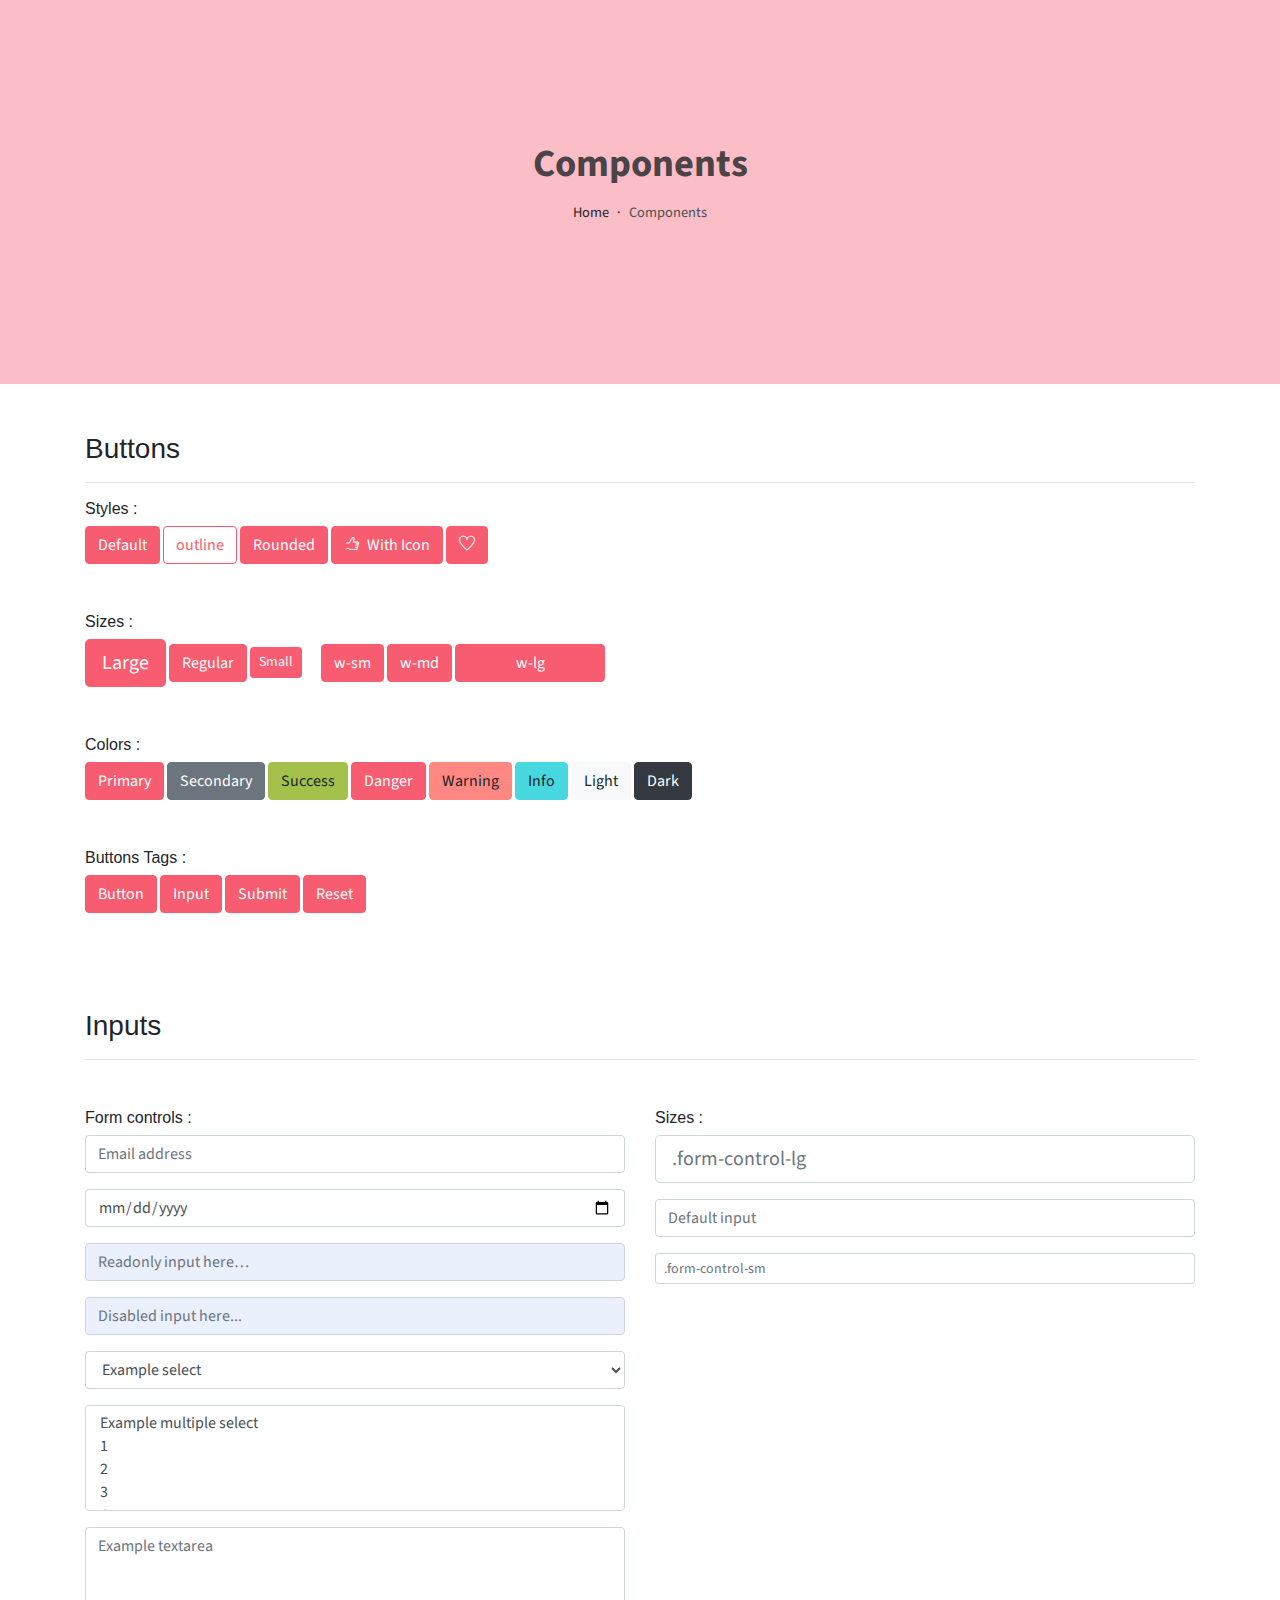
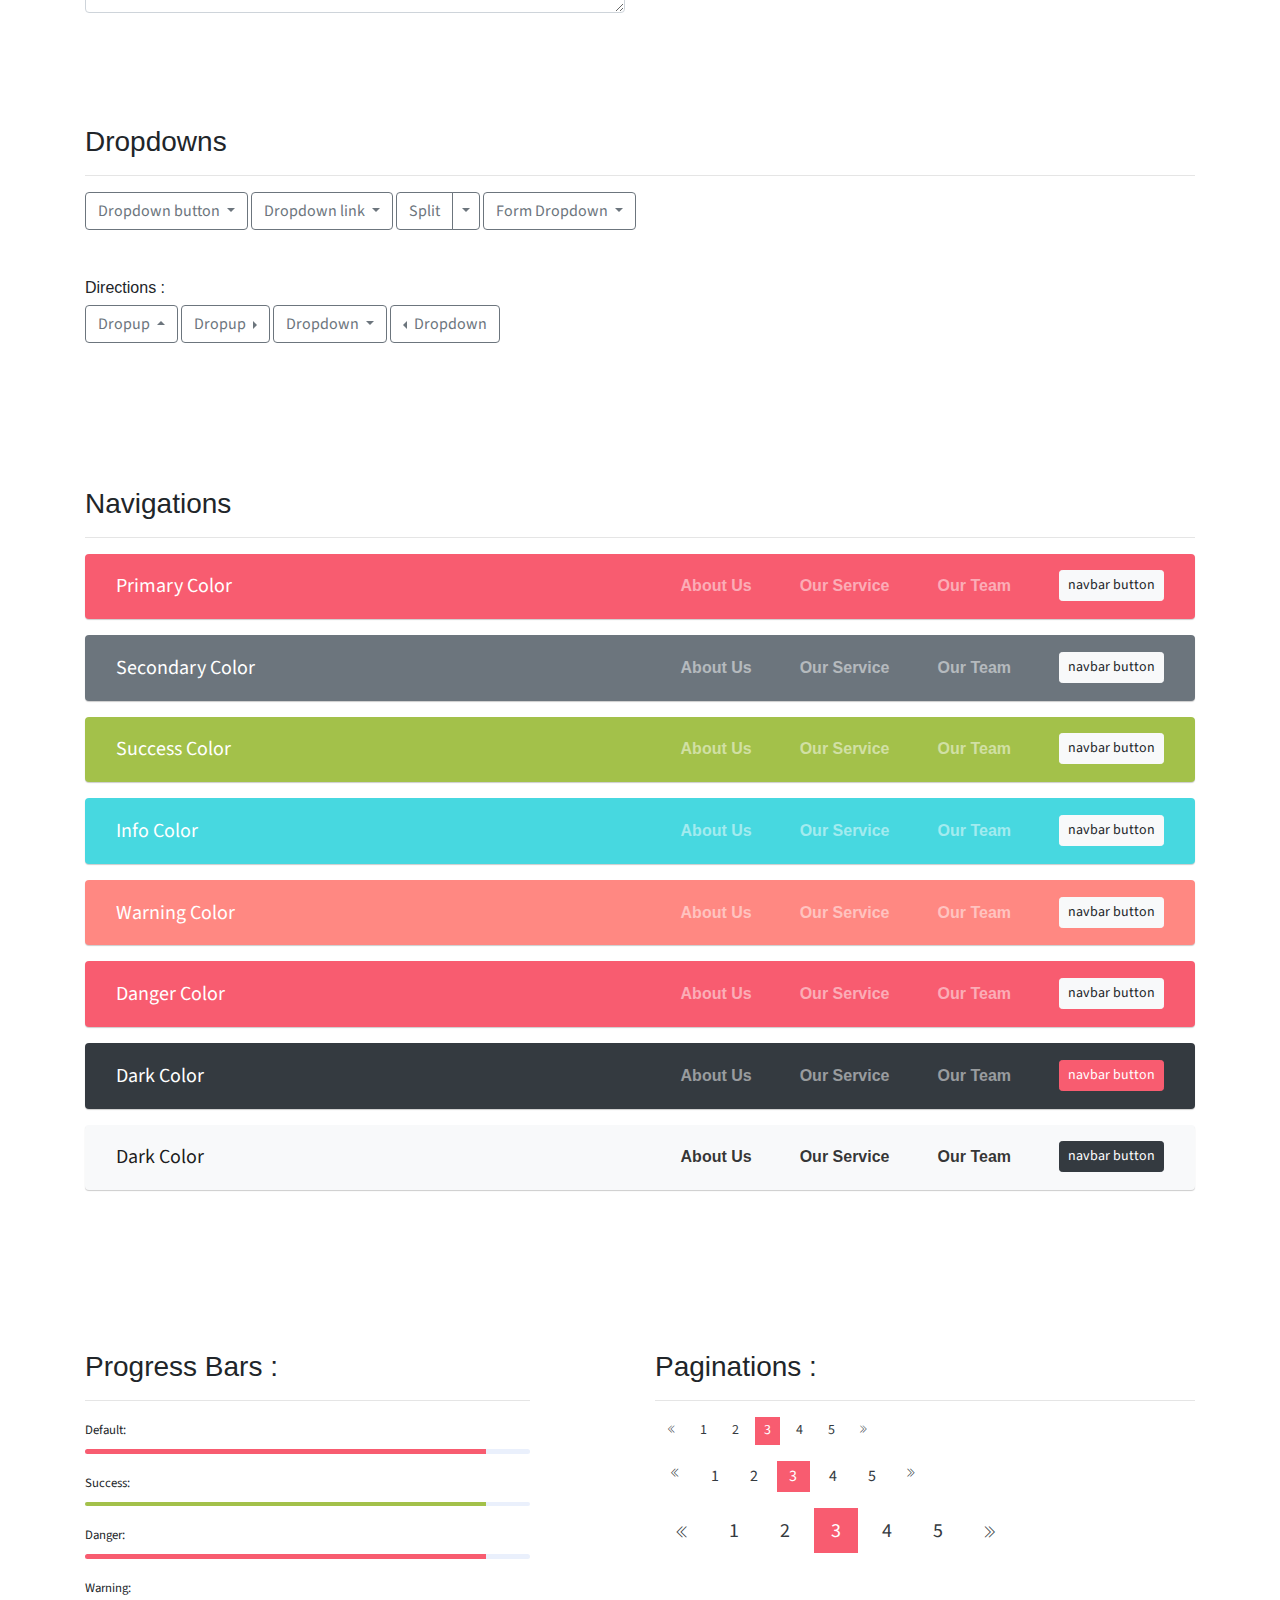
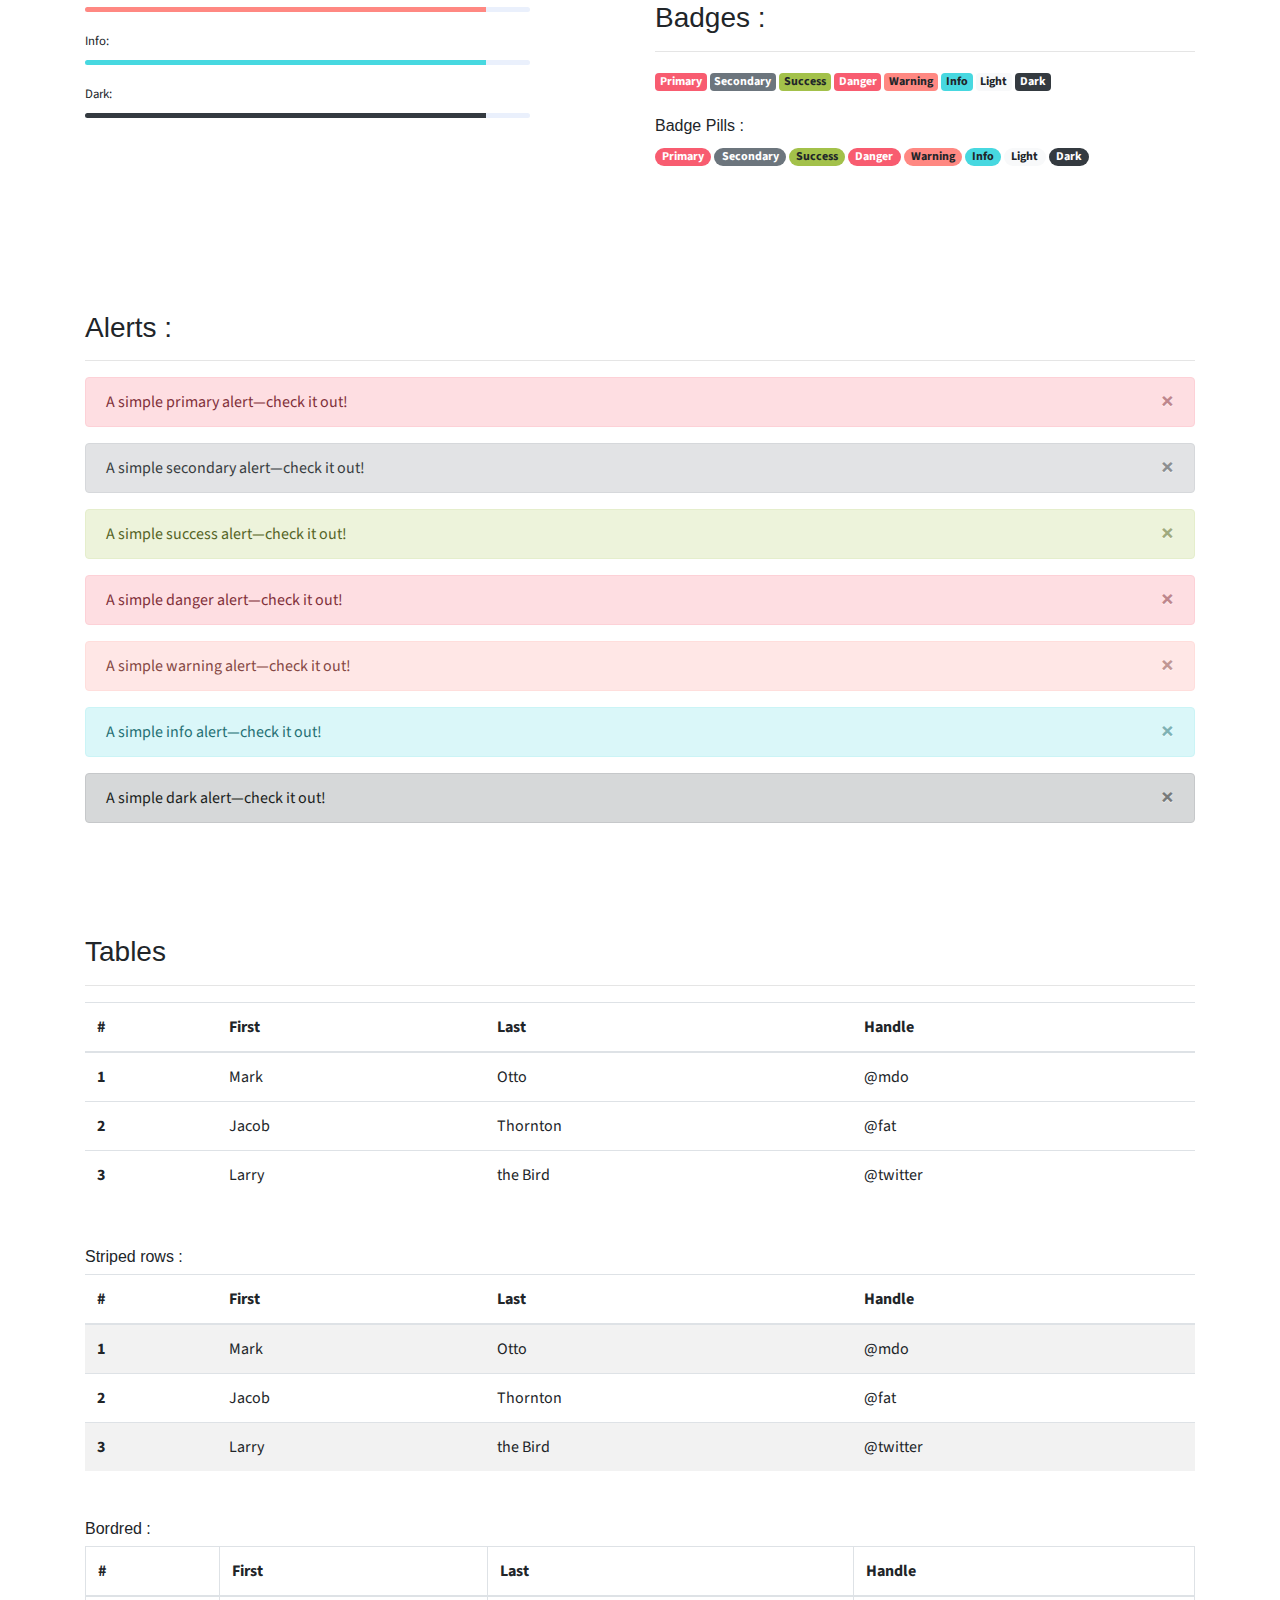
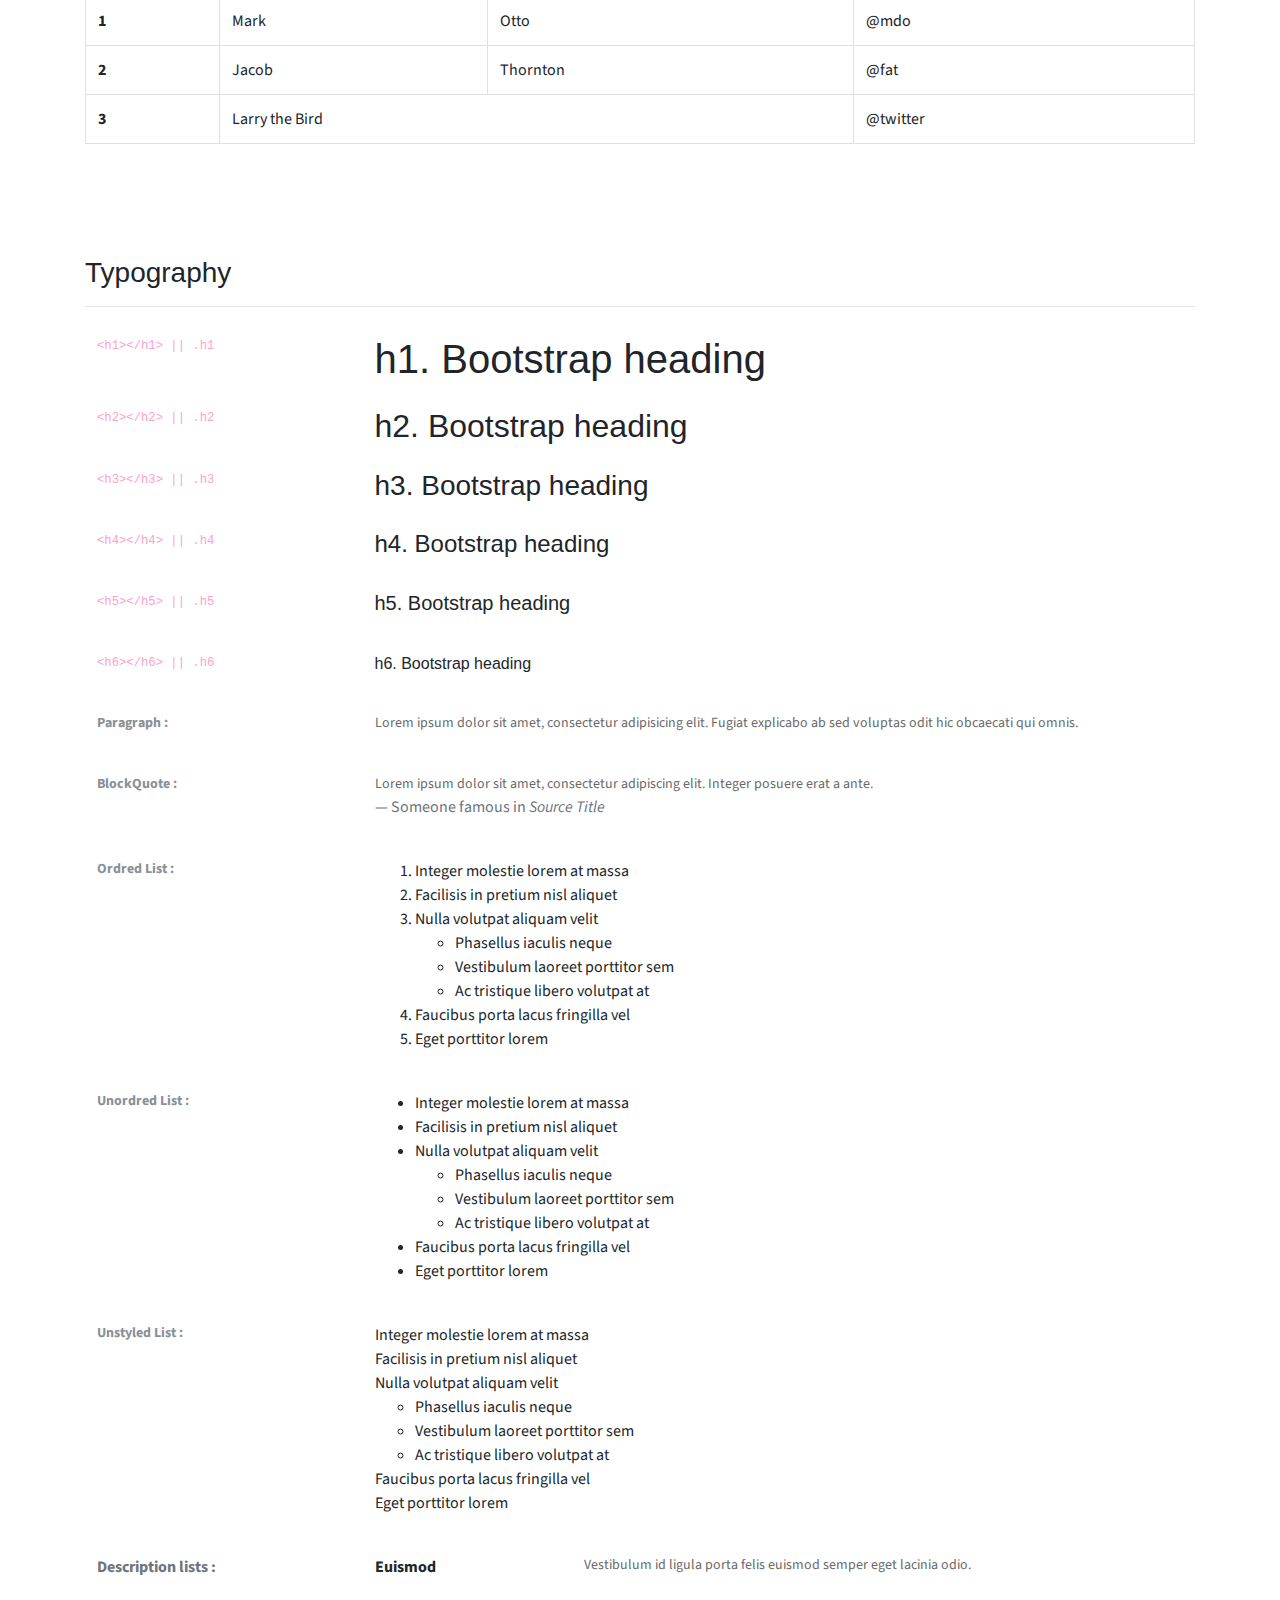
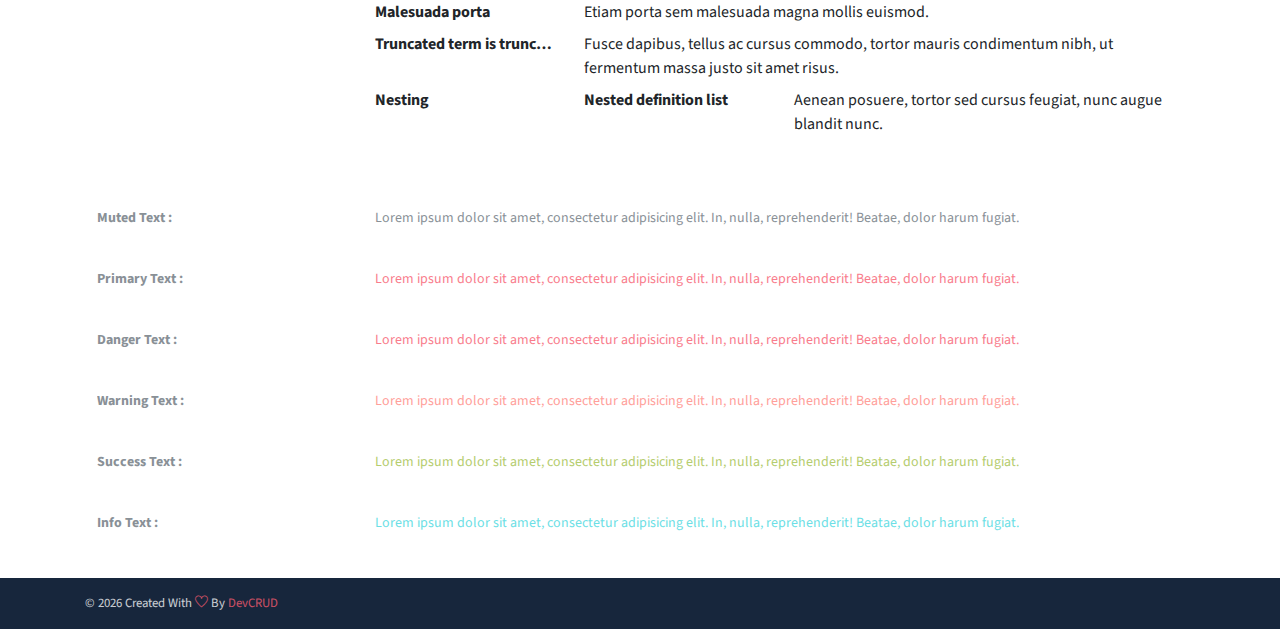
<file: components.html>
<!DOCTYPE html>
<html lang="en">
<head>
   <meta charset="utf-8">
   <meta name="viewport" content="width=device-width, initial-scale=1, shrink-to-fit=no">
   <meta name="description" content="Start your development with JohnDoe landing page.">
   <meta name="author" content="Devcrud">
   <title>Peerapon Kotsena| Components</title>
   <link rel="icon" href="assets/imgs/favicon.png" type="image/png">
   <!-- font icons -->
   <link rel="stylesheet" href="assets/vendors/themify-icons/css/themify-icons.css">
   <!-- Bootstrap + Steller  -->
   <link rel="stylesheet" href="assets/css/johndoe.css">
</head>
<body>

   <!-- Page Header -->
   <header class="header header-mini"> 
      <div class="header-title">Components</div> 
      <nav aria-label="breadcrumb">
         <ol class="breadcrumb">
            <li class="breadcrumb-item"><a href="/">Home</a></li>
            <li class="breadcrumb-item active" aria-current="page">Components</li>
         </ol>
      </nav>
   </header> <!-- End Of Page Header -->

   <!-- main content -->
   <div class="container">

      <!-- Buttons -->
      <h3 class="mt-5">Buttons</h3>
      <hr>
      <h6 class="section-secondary-title">Styles :</h6>
      <button class="btn btn-primary">Default</button>
      <button class="btn btn-outline-primary">outline</button>
      <button class="btn btn-primary rounded">Rounded</button>
      <button class="btn btn-primary rounded"><i class="ti-thumb-up pr-1"></i> With Icon</button>
      <button class="btn btn-primary circle"><i class="ti-heart"></i></button>

      <h6 class="section-secondary-title mt-5">Sizes :</h6>
      <button class="btn btn-primary btn-lg">Large</button>
      <button class="btn btn-primary ">Regular</button>
      <button class="btn btn-primary btn-sm">Small</button>
      <button class="btn btn-primary w-sm ml-3">w-sm</button>
      <button class="btn btn-primary w-md">w-md</button>
      <button class="btn btn-primary w-lg">w-lg</button>

      <h6 class="section-secondary-title mt-5">Colors :</h6>          
      <button type="button" class="btn btn-primary">Primary</button>
      <button type="button" class="btn btn-secondary">Secondary</button>
      <button type="button" class="btn btn-success">Success</button>
      <button type="button" class="btn btn-danger">Danger</button>
      <button type="button" class="btn btn-warning">Warning</button>
      <button type="button" class="btn btn-info">Info</button>
      <button type="button" class="btn btn-light">Light</button>
      <button type="button" class="btn btn-dark">Dark</button>

      <h6 class="section-secondary-title mt-5">Buttons Tags :</h6>
      <button class="btn btn-primary" type="submit">Button</button>
      <input class="btn btn-primary" type="button" value="Input">
      <input class="btn btn-primary" type="submit" value="Submit">
      <input class="btn btn-primary" type="reset" value="Reset">
      
      <!-- devider -->
      <div class="py-5"></div>

      <!-- Inputs -->
      <h3>Inputs</h3>
      <hr>
      <div class="row mt-5">
         <div class="col-md-6">
            <h6 class="section-secondary-title">Form controls :</h6>        
            <div class="form-group">
               <input type="email" class="form-control" id="exampleFormControlInput1" placeholder="Email address">
            </div>
            <div class="form-group">
               <input type="date" class="form-control" id="exampleFormControlInput1" placeholder="Date">
            </div>
            <div class="form-group">
               <input class="form-control" type="text" placeholder="Readonly input here…" readonly>
            </div>
            <div class="form-group">
               <input class="form-control" id="disabledInput" type="text" placeholder="Disabled input here..." disabled>
            </div>
            <div class="form-group">
               <select class="form-control" id="exampleFormControlSelect1">
                  <option>Example select</option>
                  <option>1</option>
                  <option>2</option>
                  <option>3</option>
                  <option>4</option>
                  <option>5</option>
               </select>
            </div>
            <div class="form-group">
               <select multiple class="form-control" id="exampleFormControlSelect2">
                  <option>Example multiple select</option>
                  <option>1</option>
                  <option>2</option>
                  <option>3</option>
                  <option>4</option>
                  <option>5</option>
               </select>
            </div>
            <div class="form-group">
               <textarea class="form-control" id="exampleFormControlTextarea1" rows="3" placeholder="Example textarea"></textarea>
            </div>
         </div>
         <div class="col-md-6">
            <h6 class="section-secondary-title">Sizes :</h6>    
            <div class="form-group">
               <input class="form-control form-control-lg" type="text" placeholder=".form-control-lg">             
            </div>
            <div class="form-group">
               <input class="form-control" type="text" placeholder="Default input">
            </div>
            <div class="form-group">
               <input class="form-control form-control-sm" type="text" placeholder=".form-control-sm"> 
            </div>
         </div>
      </div> <!-- end of inputs -->   

      <!-- devider -->
      <div class="py-5"></div>             

      <!-- Dropdowns -->
      <h3 class="components-section-title font-weight-normal">Dropdowns</h3>
      <hr>
      <div class="dropdown d-inline-block">
         <button class="btn btn-outline-secondary dropdown-toggle" type="button" id="dropdownMenuButton" data-toggle="dropdown" aria-haspopup="true" aria-expanded="false">
         Dropdown button
         </button>
         <div class="dropdown-menu" aria-labelledby="dropdownMenuButton">
         <a class="dropdown-item" href="#">Action</a>
         <a class="dropdown-item" href="#">Another action</a>
         <a class="dropdown-item" href="#">Something else here</a>
         </div>
      </div>
      <div class="dropdown d-inline-block">
         <a class="btn btn-outline-secondary dropdown-toggle" href="#" role="button" id="dropdownMenuLink" data-toggle="dropdown" aria-haspopup="true" aria-expanded="false">
            Dropdown link
         </a>
         <div class="dropdown-menu" aria-labelledby="dropdownMenuLink">
            <a class="dropdown-item" href="#">Action</a>
            <a class="dropdown-item" href="#">Another action</a>
            <a class="dropdown-item" href="#">Something else here</a>
         </div>
      </div>
      <div class="btn-group">
         <button type="button" class="btn btn-outline-secondary">Split</button>
         <button type="button" class="btn btn-outline-secondary dropdown-toggle dropdown-toggle-split" data-toggle="dropdown" aria-haspopup="true" aria-expanded="false">
         <span class="sr-only">Toggle Dropdown</span>
         </button>
         <div class="dropdown-menu">
            <a class="dropdown-item" href="#">Action</a>
            <a class="dropdown-item" href="#">Another action</a>
            <a class="dropdown-item" href="#">Something else here</a>
            <div class="dropdown-divider"></div>
            <a class="dropdown-item" href="#">Separated link</a>
         </div>
      </div>
      <div class="btn-group">
         <button class="btn btn-outline-secondary dropdown-toggle" type="button" id="dropdownMenuButton" data-toggle="dropdown" aria-haspopup="true" aria-expanded="false">
            Form Dropdown
         </button>
         <div class="dropdown-menu form">
            <form class="px-4 py-3">
               <div class="form-group">
                  <input type="email" class="form-control" id="exampleDropdownFormEmail1" placeholder="email@example.com">
               </div>
               <div class="form-group">
                  <input type="password" class="form-control" id="exampleDropdownFormPassword1" placeholder="Password">
               </div>
               <div class="form-check mb-3">
                  <input type="checkbox" class="form-check-input" id="dropdownCheck">
                  <label class="form-check-label" for="dropdownCheck">
                     Remember me
                  </label>
               </div>
               <button type="submit" class="btn btn-primary btn-block">Sign in</button>
            </form>
            <div class="dropdown-divider"></div>
            <a class="dropdown-item" href="#"><small>New around here? Sign up</small></a>
            <a class="dropdown-item" href="#"><small>Forgot password?</small></a>
         </div>
      </div>       
      <h6 class="section-secondary-title mt-5">Directions :</h6>  
      <div class="btn-group dropup">
         <button type="button" class="btn btn-outline-secondary dropdown-toggle" data-toggle="dropdown" aria-haspopup="true" aria-expanded="false">
            Dropup
         </button>
         <div class="dropdown-menu">
            <a class="dropdown-item" href="#">Action</a>
            <a class="dropdown-item" href="#">Another action</a>
            <a class="dropdown-item" href="#">Something else here</a>
            <div class="dropdown-divider"></div>
            <a class="dropdown-item" href="#">Separated link</a>
         </div>
      </div>
      <div class="btn-group dropright">
         <button type="button" class="btn btn-outline-secondary dropdown-toggle" data-toggle="dropdown" aria-haspopup="true" aria-expanded="false">
            Dropup
         </button>
         <div class="dropdown-menu">
            <a class="dropdown-item" href="#">Action</a>
            <a class="dropdown-item" href="#">Another action</a>
            <a class="dropdown-item" href="#">Something else here</a>
            <div class="dropdown-divider"></div>
            <a class="dropdown-item" href="#">Separated link</a>
         </div>
      </div>
      <div class="btn-group">
         <button type="button" class="btn btn-outline-secondary dropdown-toggle" data-toggle="dropdown" aria-haspopup="true" aria-expanded="false">
            Dropdown
         </button>
         <div class="dropdown-menu">
            <a class="dropdown-item" href="#">Action</a>
            <a class="dropdown-item" href="#">Another action</a>
            <a class="dropdown-item" href="#">Something else here</a>
            <div class="dropdown-divider"></div>
            <a class="dropdown-item" href="#">Separated link</a>
         </div>
      </div>
      <div class="btn-group dropleft">
         <button type="button" class="btn btn-outline-secondary dropdown-toggle" data-toggle="dropdown" aria-haspopup="true" aria-expanded="false">
            Dropdown
         </button>
         <div class="dropdown-menu">
            <a class="dropdown-item" href="#">Action</a>
            <a class="dropdown-item" href="#">Another action</a>
            <a class="dropdown-item" href="#">Something else here</a>
            <div class="dropdown-divider"></div>
            <a class="dropdown-item" href="#">Separated link</a>
         </div>
      </div> <!-- end of Dropdowns -->  

      <!-- devider -->
      <div class="py-5"></div>   

      <!-- navbars -->
      <h3 class="components-section-title font-weight-normal mt-5">Navigations</h3>
      <hr>
      <nav class="navbar navbar-expand-sm navbar-dark bg-primary rounded shadow mb-3">
         <div class="container">
            <a class="navbar-brand" href="#">Primary Color</a>
            <button class="navbar-toggler ml-auto" type="button" data-toggle="collapse" data-target="#navbarSupportedContent" aria-controls="navbarSupportedContent" aria-expanded="false" aria-label="Toggle navigation">
            <span class="navbar-toggler-icon"></span>
            </button>
            <div class="collapse navbar-collapse" id="navbarSupportedContent">
               <ul class="navbar-nav ml-auto"> 
                  <li class="nav-item">
                     <a class="nav-link" href="#about">About Us</a>
                  </li>
                  <li class="nav-item">
                     <a class="nav-link" href="#service">Our Service</a>
                  </li>
                  <li class="nav-item">
                     <a class="nav-link" href="#team">Our Team</a>
                  </li>
                  <li class="nav-item">
                     <a href="#book-table" class="ml-4 mt-1 btn btn-light btn-sm">navbar button</a>
                  </li>
               </ul>                       
            </div>
         </div>
      </nav>
      <nav class="navbar navbar-expand-sm navbar-dark bg-secondary rounded shadow mb-3">
         <div class="container">
            <a class="navbar-brand" href="#">Secondary Color</a>
            <button class="navbar-toggler ml-auto" type="button" data-toggle="collapse" data-target="#navbarSupportedContent" aria-controls="navbarSupportedContent" aria-expanded="false" aria-label="Toggle navigation">
            <span class="navbar-toggler-icon"></span>
            </button>
            <div class="collapse navbar-collapse" id="navbarSupportedContent">
               <ul class="navbar-nav ml-auto"> 
                  <li class="nav-item">
                     <a class="nav-link" href="#about">About Us</a>
                  </li>
                  <li class="nav-item">
                     <a class="nav-link" href="#service">Our Service</a>
                  </li>
                  <li class="nav-item">
                     <a class="nav-link" href="#team">Our Team</a>
                  </li>
                  <li class="nav-item">
                     <a href="#book-table" class="ml-4 mt-1 btn btn-light btn-sm">navbar button</a>
                  </li>
               </ul>                       
            </div>
         </div>
      </nav>
      <nav class="navbar navbar-expand-sm navbar-dark bg-success rounded shadow mb-3">
         <div class="container">
            <a class="navbar-brand" href="#">Success Color</a>
            <button class="navbar-toggler ml-auto" type="button" data-toggle="collapse" data-target="#navbarSupportedContent" aria-controls="navbarSupportedContent" aria-expanded="false" aria-label="Toggle navigation">
            <span class="navbar-toggler-icon"></span>
            </button>
            <div class="collapse navbar-collapse" id="navbarSupportedContent">
               <ul class="navbar-nav ml-auto"> 
                  <li class="nav-item">
                     <a class="nav-link" href="#about">About Us</a>
                  </li>
                  <li class="nav-item">
                     <a class="nav-link" href="#service">Our Service</a>
                  </li>
                  <li class="nav-item">
                     <a class="nav-link" href="#team">Our Team</a>
                  </li>
                  <li class="nav-item">
                     <a href="#book-table" class="ml-4 mt-1 btn btn-light btn-sm">navbar button</a>
                  </li>
               </ul>                       
            </div>
         </div>
      </nav>
      <nav class="navbar navbar-expand-sm navbar-dark bg-info rounded shadow mb-3">
         <div class="container">
            <a class="navbar-brand" href="#">Info Color</a>
            <button class="navbar-toggler ml-auto" type="button" data-toggle="collapse" data-target="#navbarSupportedContent" aria-controls="navbarSupportedContent" aria-expanded="false" aria-label="Toggle navigation">
            <span class="navbar-toggler-icon"></span>
            </button>
            <div class="collapse navbar-collapse" id="navbarSupportedContent">
               <ul class="navbar-nav ml-auto"> 
                  <li class="nav-item">
                     <a class="nav-link" href="#about">About Us</a>
                  </li>
                  <li class="nav-item">
                     <a class="nav-link" href="#service">Our Service</a>
                  </li>
                  <li class="nav-item">
                     <a class="nav-link" href="#team">Our Team</a>
                  </li>
                  <li class="nav-item">
                     <a href="#book-table" class="ml-4 mt-1 btn btn-light btn-sm">navbar button</a>
                  </li>
               </ul>                       
            </div>
         </div>
      </nav>
      <nav class="navbar navbar-expand-sm navbar-dark bg-warning rounded shadow mb-3">
         <div class="container">
            <a class="navbar-brand" href="#">Warning Color</a>
            <button class="navbar-toggler ml-auto" type="button" data-toggle="collapse" data-target="#navbarSupportedContent" aria-controls="navbarSupportedContent" aria-expanded="false" aria-label="Toggle navigation">
            <span class="navbar-toggler-icon"></span>
            </button>
            <div class="collapse navbar-collapse" id="navbarSupportedContent">
               <ul class="navbar-nav ml-auto"> 
                  <li class="nav-item">
                     <a class="nav-link" href="#about">About Us</a>
                  </li>
                  <li class="nav-item">
                     <a class="nav-link" href="#service">Our Service</a>
                  </li>
                  <li class="nav-item">
                     <a class="nav-link" href="#team">Our Team</a>
                  </li>
                  <li class="nav-item">
                     <a href="#book-table" class="ml-4 mt-1 btn btn-light btn-sm">navbar button</a>
                  </li>
               </ul>                       
            </div>
         </div>
      </nav>
      <nav class="navbar navbar-expand-sm navbar-dark bg-danger rounded shadow mb-3">
         <div class="container">
            <a class="navbar-brand" href="#">Danger Color</a>
            <button class="navbar-toggler ml-auto" type="button" data-toggle="collapse" data-target="#navbarSupportedContent" aria-controls="navbarSupportedContent" aria-expanded="false" aria-label="Toggle navigation">
            <span class="navbar-toggler-icon"></span>
            </button>
            <div class="collapse navbar-collapse" id="navbarSupportedContent">
               <ul class="navbar-nav ml-auto"> 
                  <li class="nav-item">
                     <a class="nav-link" href="#about">About Us</a>
                  </li>
                  <li class="nav-item">
                     <a class="nav-link" href="#service">Our Service</a>
                  </li>
                  <li class="nav-item">
                     <a class="nav-link" href="#team">Our Team</a>
                  </li>
                  <li class="nav-item">
                     <a href="#book-table" class="ml-4 mt-1 btn btn-light btn-sm">navbar button</a>
                  </li>
               </ul>                       
            </div>
         </div>
      </nav>
      <nav class="navbar navbar-expand-sm navbar-dark bg-dark rounded shadow mb-3">
         <div class="container">
            <a class="navbar-brand" href="#">Dark Color</a>
            <button class="navbar-toggler ml-auto" type="button" data-toggle="collapse" data-target="#navbarSupportedContent" aria-controls="navbarSupportedContent" aria-expanded="false" aria-label="Toggle navigation">
            <span class="navbar-toggler-icon"></span>
            </button>
            <div class="collapse navbar-collapse" id="navbarSupportedContent">
               <ul class="navbar-nav ml-auto"> 
                  <li class="nav-item">
                     <a class="nav-link" href="#about">About Us</a>
                  </li>
                  <li class="nav-item">
                     <a class="nav-link" href="#service">Our Service</a>
                  </li>
                  <li class="nav-item">
                     <a class="nav-link" href="#team">Our Team</a>
                  </li>
                  <li class="nav-item">
                     <a href="#book-table" class="ml-4 mt-1 btn btn-primary btn-sm">navbar button</a>
                  </li>
               </ul>                       
            </div>
         </div>
      </nav>
      <nav class="navbar navbar-expand-sm navbar-light bg-light rounded shadow mb-3">
         <div class="container">
            <a class="navbar-brand" href="#">Dark Color</a>
            <button class="navbar-toggler ml-auto" type="button" data-toggle="collapse" data-target="#navbarSupportedContent" aria-controls="navbarSupportedContent" aria-expanded="false" aria-label="Toggle navigation">
            <span class="navbar-toggler-icon"></span>
            </button>
            <div class="collapse navbar-collapse" id="navbarSupportedContent">
               <ul class="navbar-nav ml-auto"> 
                  <li class="nav-item">
                     <a class="nav-link" href="#about">About Us</a>
                  </li>
                  <li class="nav-item">
                     <a class="nav-link" href="#service">Our Service</a>
                  </li>
                  <li class="nav-item">
                     <a class="nav-link" href="#team">Our Team</a>
                  </li>
                  <li class="nav-item">
                     <a href="#book-table" class="ml-4 mt-1 btn btn-dark btn-sm">navbar button</a>
                  </li>
               </ul>                       
            </div>
         </div>
      </nav>
      <!-- End of navbars -->

      <!-- devider -->
      <div class="py-5"></div>   
      
      <!-- progress bars -->
      <div class="row justify-content-between">
         <div class="col-md-5">
            <h3 class="components-section-title font-weight-normal mt-5">Progress Bars :</h3>
            <hr>
            <small>Default: </small>
            <div class="progress mt-2 mb-3">
               <div class="progress-bar" role="progressbar" style="width: 90%" aria-valuenow="25" aria-valuemin="0" aria-valuemax="100"></div>
            </div>
            <small>Success:</small>
            <div class="progress mt-2 mb-3">
               <div class="progress-bar bg-success" role="progressbar" style="width: 90%" aria-valuenow="25" aria-valuemin="0" aria-valuemax="100"></div>
            </div>
            <small>Danger:</small>
            <div class="progress mt-2 mb-3">
               <div class="progress-bar bg-danger" role="progressbar" style="width: 90%" aria-valuenow="25" aria-valuemin="0" aria-valuemax="100"></div>
            </div>
            <small>Warning:</small>
            <div class="progress mt-2 mb-3">
               <div class="progress-bar bg-warning" role="progressbar" style="width: 90%" aria-valuenow="25" aria-valuemin="0" aria-valuemax="100"></div>
            </div>
            <small>Info:</small>
            <div class="progress mt-2 mb-3">
               <div class="progress-bar bg-info" role="progressbar" style="width: 90%" aria-valuenow="25" aria-valuemin="0" aria-valuemax="100"></div>
            </div>
            <small>Dark:</small>
            <div class="progress mt-2 mb-3">
               <div class="progress-bar bg-dark" role="progressbar" style="width: 90%" aria-valuenow="25" aria-valuemin="0" aria-valuemax="100"></div>
            </div>
         </div>
         <div class="col-md-6">
            <h3 class="components-section-title font-weight-normal mt-5">Paginations :</h3>
            <hr>
            <nav aria-label="Page navigation example">
               <ul class="pagination pagination-sm">
                  <li class="page-item"><a class="page-link" href="#"><i class="ti-angle-double-left"></i></a></li>
                  <li class="page-item"><a class="page-link" href="#">1</a></li>
                  <li class="page-item"><a class="page-link" href="#">2</a></li>
                  <li class="page-item active"><a class="page-link" href="#">3</a></li>
                  <li class="page-item"><a class="page-link" href="#">4</a></li>
                  <li class="page-item"><a class="page-link" href="#">5</a></li>
                  <li class="page-item"><a class="page-link" href="#"><i class="ti-angle-double-right"></i></a></li>
               </ul>
            </nav>
            <nav aria-label="Page navigation example">
               <ul class="pagination">
               <li class="page-item"><a class="page-link" href="#"><i class="ti-angle-double-left"></i></a></li>
                  <li class="page-item"><a class="page-link" href="#">1</a></li>
                  <li class="page-item"><a class="page-link" href="#">2</a></li>
                  <li class="page-item active"><a class="page-link" href="#">3</a></li>
                  <li class="page-item"><a class="page-link" href="#">4</a></li>
                  <li class="page-item"><a class="page-link" href="#">5</a></li>
                  <li class="page-item"><a class="page-link" href="#"><i class="ti-angle-double-right"></i></a></li>
               </ul>
            </nav>
            <nav aria-label="Page navigation example">
               <ul class="pagination pagination-lg">
                  <li class="page-item"><a class="page-link" href="#"><i class="ti-angle-double-left"></i></a></li>
                  <li class="page-item"><a class="page-link" href="#">1</a></li>
                  <li class="page-item"><a class="page-link" href="#">2</a></li>
                  <li class="page-item active"><a class="page-link" href="#">3</a></li>
                  <li class="page-item"><a class="page-link" href="#">4</a></li>
                  <li class="page-item"><a class="page-link" href="#">5</a></li>
                  <li class="page-item"><a class="page-link" href="#"><i class="ti-angle-double-right"></i></a></li>
               </ul>
            </nav>

            <!-- Badges -->
            <h3 class="components-section-title font-weight-normal mt-5">Badges :</h3>
            <hr>
            <span class="badge badge-primary">Primary</span>
            <span class="badge badge-secondary">Secondary</span>
            <span class="badge badge-success">Success</span>
            <span class="badge badge-danger">Danger</span>
            <span class="badge badge-warning">Warning</span>
            <span class="badge badge-info">Info</span>
            <span class="badge badge-light">Light</span>
            <span class="badge badge-dark">Dark</span>
            <h6 class="section-secondary-title mt-4 mb-2">Badge Pills :</h6>
            <span class="badge badge-pill badge-primary">Primary</span>
            <span class="badge badge-pill badge-secondary">Secondary</span>
            <span class="badge badge-pill badge-success">Success</span>
            <span class="badge badge-pill badge-danger">Danger</span>
            <span class="badge badge-pill badge-warning">Warning</span>
            <span class="badge badge-pill badge-info">Info</span>
            <span class="badge badge-pill badge-light">Light</span>
            <span class="badge badge-pill badge-dark">Dark</span>
         </div>
      </div> <!-- End of Progress bars -->

      <!-- devider -->
      <div class="py-5"></div>  

      <!-- Alerts -->
      <h3 class="components-section-title font-weight-normal mt-5">Alerts :</h3>
      <hr>
      <div class="alert alert-primary alert-dismissible fade show" role="alert">
         A simple primary alert—check it out!
         <button type="button" class="close" data-dismiss="alert" aria-label="Close">
            <span aria-hidden="true">&times;</span>
         </button>
      </div>
      <div class="alert alert-secondary alert-dismissible fade show" role="alert">
         A simple secondary alert—check it out!
         <button type="button" class="close" data-dismiss="alert" aria-label="Close">
            <span aria-hidden="true">&times;</span>
         </button>
      </div>
      <div class="alert alert-success alert-dismissible fade show" role="alert">
         A simple success alert—check it out!
         <button type="button" class="close" data-dismiss="alert" aria-label="Close">
            <span aria-hidden="true">&times;</span>
         </button>
      </div>
      <div class="alert alert-danger alert-dismissible fade show" role="alert">
         A simple danger alert—check it out!
         <button type="button" class="close" data-dismiss="alert" aria-label="Close">
            <span aria-hidden="true">&times;</span>
         </button>
      </div>
      <div class="alert alert-warning alert-dismissible fade show" role="alert">
         A simple warning alert—check it out!
         <button type="button" class="close" data-dismiss="alert" aria-label="Close">
            <span aria-hidden="true">&times;</span>
         </button>
      </div>
      <div class="alert alert-info alert-dismissible fade show" role="alert">
         A simple info alert—check it out!
         <button type="button" class="close" data-dismiss="alert" aria-label="Close">
            <span aria-hidden="true">&times;</span>
         </button>
      </div>
      <div class="alert alert-dark alert-dismissible fade show" role="alert">
         A simple dark alert—check it out!
         <button type="button" class="close" data-dismiss="alert" aria-label="Close">
            <span aria-hidden="true">&times;</span>
         </button>
      </div>
      <!-- end of alerts -->

      <!-- devider -->
      <div class="py-5"></div> 
   
      <!-- tables -->
      <h3 class="components-section-title">Tables</h3>
      <hr>
      <table class="table">
         <thead>
            <tr>
               <th scope="col">#</th>
               <th scope="col">First</th>
               <th scope="col">Last</th>
               <th scope="col">Handle</th>
            </tr>
         </thead>
         <tbody>
            <tr>
               <th scope="row">1</th>
               <td>Mark</td>
               <td>Otto</td>
               <td>@mdo</td>
            </tr>
            <tr>
               <th scope="row">2</th>
               <td>Jacob</td>
               <td>Thornton</td>
               <td>@fat</td>
            </tr>
            <tr>
               <th scope="row">3</th>
               <td>Larry</td>
               <td>the Bird</td>
               <td>@twitter</td>
            </tr>
         </tbody>
      </table>

      <h6 class="section-secondary-title mt-5">Striped rows :</h6>
      <table class="table table-striped">
         <thead>
            <tr>
               <th scope="col">#</th>
               <th scope="col">First</th>
               <th scope="col">Last</th>
               <th scope="col">Handle</th>
            </tr>
         </thead>
         <tbody>
            <tr>
               <th scope="row">1</th>
               <td>Mark</td>
               <td>Otto</td>
               <td>@mdo</td>
            </tr>
            <tr>
               <th scope="row">2</th>
               <td>Jacob</td>
               <td>Thornton</td>
               <td>@fat</td>
            </tr>
            <tr>
               <th scope="row">3</th>
               <td>Larry</td>
               <td>the Bird</td>
               <td>@twitter</td>
            </tr>
         </tbody>
      </table>

      <h6 class="section-secondary-title mt-5">Bordred :</h6>
      <table class="table table-bordered">
         <thead>
            <tr>
               <th scope="col">#</th>
               <th scope="col">First</th>
               <th scope="col">Last</th>
               <th scope="col">Handle</th>
            </tr>
         </thead>
         <tbody>
            <tr>
               <th scope="row">1</th>
               <td>Mark</td>
               <td>Otto</td>
               <td>@mdo</td>
            </tr>
            <tr>
               <th scope="row">2</th>
               <td>Jacob</td>
               <td>Thornton</td>
               <td>@fat</td>
            </tr>
            <tr>
               <th scope="row">3</th>
               <td colspan="2">Larry the Bird</td>
               <td>@twitter</td>
            </tr>
         </tbody>
      </table>
      <!-- end of tables -->

      <!-- devider -->
      <div class="py-5"></div> 

      <!-- typography -->
      <h3 class="components-section-title">Typography</h3>
      <hr>
     
      <table class="table table-borderless v-align-center">
         <tbody>
            <tr>
               <td>
                  <p><code class="highlighter-rouge">&lt;h1&gt;&lt;/h1&gt; || .h1</code></p>
               </td>
               <td class="w-75"><span class="h1">h1. Bootstrap heading</span></td>
            </tr>
            <tr>
               <td>
                  <p><code class="highlighter-rouge">&lt;h2&gt;&lt;/h2&gt; || .h2</code></p>
               </td>
               <td><span class="h2">h2. Bootstrap heading</span></td>
            </tr>
            <tr>
               <td>
                  <p><code class="highlighter-rouge">&lt;h3&gt;&lt;/h3&gt; || .h3</code></p>
               </td>
               <td><span class="h3">h3. Bootstrap heading</span></td>
            </tr>
            <tr>
               <td>
                  <p><code class="highlighter-rouge">&lt;h4&gt;&lt;/h4&gt; || .h4</code></p>
               </td>
               <td><span class="h4">h4. Bootstrap heading</span></td>
            </tr>
            <tr>
               <td>
                  <p><code class="highlighter-rouge">&lt;h5&gt;&lt;/h5&gt; || .h5</code></p>
               </td>
               <td><span class="h5">h5. Bootstrap heading</span></td>
            </tr>
            <tr>
               <td>
                  <p><code class="highlighter-rouge">&lt;h6&gt;&lt;/h6&gt; || .h6</code></p>
               </td>
               <td><span class="h6">h6. Bootstrap heading</span></td>
            </tr>
            <tr>
               <td>
                  <p class="font-weight-bold text-muted">Paragraph :</p>
               </td>
               <td><p>Lorem ipsum dolor sit amet, consectetur adipisicing elit. Fugiat explicabo ab sed voluptas odit hic obcaecati qui omnis.</p></td>
            </tr>
            <tr>
               <td>
                  <p class="font-weight-bold text-muted">BlockQuote :</p>
               </td>
               <td>
                  <blockquote class="blockquote">
                     <p class="mb-0">Lorem ipsum dolor sit amet, consectetur adipiscing elit. Integer posuere erat a ante.</p>
                     <footer class="blockquote-footer">Someone famous in <cite title="Source Title">Source Title</cite></footer>
                  </blockquote>
               </td>
            </tr>

            
            <tr>
               <td><p class="font-weight-bold text-muted">Ordred List :</p></td>
               <td>
                  <ol>
                     <li>Integer molestie lorem at massa</li>
                     <li>Facilisis in pretium nisl aliquet</li>
                     <li>Nulla volutpat aliquam velit
                        <ul>
                           <li>Phasellus iaculis neque</li>
                           <li>Vestibulum laoreet porttitor sem</li>
                           <li>Ac tristique libero volutpat at</li>
                        </ul>
                     </li>
                     <li>Faucibus porta lacus fringilla vel</li>
                     <li>Eget porttitor lorem</li>
                  </ol>
               </td>
            </tr>
            <tr>
               <td><p class="font-weight-bold text-muted">Unordred List :</p></td>
               <td>
                  <ul >
                     <li>Integer molestie lorem at massa</li>
                     <li>Facilisis in pretium nisl aliquet</li>
                     <li>Nulla volutpat aliquam velit
                        <ul>
                           <li>Phasellus iaculis neque</li>
                           <li>Vestibulum laoreet porttitor sem</li>
                           <li>Ac tristique libero volutpat at</li>
                        </ul>
                     </li>
                     <li>Faucibus porta lacus fringilla vel</li>
                     <li>Eget porttitor lorem</li>
                  </ul>
               </td>
            </tr>
            <tr>
               <td><p class="font-weight-bold text-muted">Unstyled List :</p></td>
               <td>
                  <ul class="list-unstyled">
                     <li>Integer molestie lorem at massa</li>
                     <li>Facilisis in pretium nisl aliquet</li>
                     <li>Nulla volutpat aliquam velit
                        <ul>
                           <li>Phasellus iaculis neque</li>
                           <li>Vestibulum laoreet porttitor sem</li>
                           <li>Ac tristique libero volutpat at</li>
                        </ul>
                     </li>
                     <li>Faucibus porta lacus fringilla vel</li>
                     <li>Eget porttitor lorem</li>
                  </ul>
               </td>
            </tr>
            <tr>
               <td class="font-weight-bold text-muted">Description lists : </td>
               <td>
                  <dl class="row">
                     <dt class="col-sm-3">Euismod</dt>
                     <dd class="col-sm-9">
                        <p>Vestibulum id ligula porta felis euismod semper eget lacinia odio.</p>
                     </dd>

                     <dt class="col-sm-3">Malesuada porta</dt>
                     <dd class="col-sm-9">Etiam porta sem malesuada magna mollis euismod.</dd>

                     <dt class="col-sm-3 text-truncate">Truncated term is truncated</dt>
                     <dd class="col-sm-9">Fusce dapibus, tellus ac cursus commodo, tortor mauris condimentum nibh, ut fermentum massa justo sit amet risus.</dd>

                     <dt class="col-sm-3">Nesting</dt>
                     <dd class="col-sm-9">
                        <dl class="row">
                           <dt class="col-sm-4">Nested definition list</dt>
                           <dd class="col-sm-8">Aenean posuere, tortor sed cursus feugiat, nunc augue blandit nunc.</dd>
                        </dl>
                     </dd>
                  </dl>
               </td>
            </tr>
            <tr>
               <td>
                  <p class="font-weight-bold text-muted">Muted Text :</p>
               </td>
               <td>
                  <p class="text-muted">Lorem ipsum dolor sit amet, consectetur adipisicing elit. In, nulla, reprehenderit! Beatae, dolor harum fugiat.</p>
               </td>
            </tr>
            <tr>
               <td>
                  <p class="font-weight-bold text-muted">Primary Text :</p>
               </td>
               <td>
                  <p class="text-primary">Lorem ipsum dolor sit amet, consectetur adipisicing elit. In, nulla, reprehenderit! Beatae, dolor harum fugiat.</p>
               </td>
            </tr>
            <tr>
               <td>
                  <p class="font-weight-bold text-muted">Danger Text :</p>
               </td>
               <td>
                  <p class="text-danger">Lorem ipsum dolor sit amet, consectetur adipisicing elit. In, nulla, reprehenderit! Beatae, dolor harum fugiat.</p>
               </td>
            </tr>
            <tr>
               <td>
                  <p class="font-weight-bold text-muted">Warning Text :</p>
               </td>
               <td>
                  <p class="text-warning">Lorem ipsum dolor sit amet, consectetur adipisicing elit. In, nulla, reprehenderit! Beatae, dolor harum fugiat.</p>
               </td>
            </tr>
            <tr>
               <td>
                  <p class="font-weight-bold text-muted">Success Text :</p>
               </td>
               <td>
                  <p class="text-success">Lorem ipsum dolor sit amet, consectetur adipisicing elit. In, nulla, reprehenderit! Beatae, dolor harum fugiat.</p>
               </td>
            </tr>
            <tr>
               <td>
                  <p class="font-weight-bold text-muted">Info Text :</p>
               </td>
               <td>
                  <p class="text-info">Lorem ipsum dolor sit amet, consectetur adipisicing elit. In, nulla, reprehenderit! Beatae, dolor harum fugiat.</p>
               </td>
            </tr>
         </tbody>
      </table>
   </div>
   <!-- end of typography -->

   <!-- Page Footer -->
   <footer class="footer py-3">
        <div class="container">
            <p class="small mb-0 text-light">
                &copy; <script>document.write(new Date().getFullYear())</script> Created With <i class="ti-heart text-danger"></i> By <a href="http://devcrud.com" target="_blank"><span class="text-danger" title="Bootstrap 4 Themes and Dashboards">DevCRUD</span></a> 
            </p>
        </div>
    </footer>
   <!-- End of Page Footer -->  
   
   <!-- core  -->
   <script src="assets/vendors/jquery/jquery-3.4.1.js"></script>
   <script src="assets/vendors/bootstrap/bootstrap.bundle.js"></script>

</body>
</html>
</file>
<file: assets/vendors/themify-icons/css/themify-icons.css>
@font-face {
	font-family: 'themify';
	src:url("../fonts/themify.eot?-fvbane");
	src:url("../fonts/themify.eot?#iefix-fvbane") format("embedded-opentype"),
		url("../fonts/themify.woff?-fvbane") format("woff"),
		url("../fonts/themify.ttf?-fvbane") format("truetype"),
		url("../fonts/themify.svg?-fvbane#themify") format("svg");
	font-weight: normal;
	font-style: normal;
}

[class^="ti-"], [class*=" ti-"] {
	font-family: 'themify';
	speak: none;
	font-style: normal;
	font-weight: normal;
	font-variant: normal;
	text-transform: none;
	line-height: 1;

	/* Better Font Rendering =========== */
	-webkit-font-smoothing: antialiased;
	-moz-osx-font-smoothing: grayscale;
}

.ti-wand:before {
	content: "\e600";
}
.ti-volume:before {
	content: "\e601";
}
.ti-user:before {
	content: "\e602";
}
.ti-unlock:before {
	content: "\e603";
}
.ti-unlink:before {
	content: "\e604";
}
.ti-trash:before {
	content: "\e605";
}
.ti-thought:before {
	content: "\e606";
}
.ti-target:before {
	content: "\e607";
}
.ti-tag:before {
	content: "\e608";
}
.ti-tablet:before {
	content: "\e609";
}
.ti-star:before {
	content: "\e60a";
}
.ti-spray:before {
	content: "\e60b";
}
.ti-signal:before {
	content: "\e60c";
}
.ti-shopping-cart:before {
	content: "\e60d";
}
.ti-shopping-cart-full:before {
	content: "\e60e";
}
.ti-settings:before {
	content: "\e60f";
}
.ti-search:before {
	content: "\e610";
}
.ti-zoom-in:before {
	content: "\e611";
}
.ti-zoom-out:before {
	content: "\e612";
}
.ti-cut:before {
	content: "\e613";
}
.ti-ruler:before {
	content: "\e614";
}
.ti-ruler-pencil:before {
	content: "\e615";
}
.ti-ruler-alt:before {
	content: "\e616";
}
.ti-bookmark:before {
	content: "\e617";
}
.ti-bookmark-alt:before {
	content: "\e618";
}
.ti-reload:before {
	content: "\e619";
}
.ti-plus:before {
	content: "\e61a";
}
.ti-pin:before {
	content: "\e61b";
}
.ti-pencil:before {
	content: "\e61c";
}
.ti-pencil-alt:before {
	content: "\e61d";
}
.ti-paint-roller:before {
	content: "\e61e";
}
.ti-paint-bucket:before {
	content: "\e61f";
}
.ti-na:before {
	content: "\e620";
}
.ti-mobile:before {
	content: "\e621";
}
.ti-minus:before {
	content: "\e622";
}
.ti-medall:before {
	content: "\e623";
}
.ti-medall-alt:before {
	content: "\e624";
}
.ti-marker:before {
	content: "\e625";
}
.ti-marker-alt:before {
	content: "\e626";
}
.ti-arrow-up:before {
	content: "\e627";
}
.ti-arrow-right:before {
	content: "\e628";
}
.ti-arrow-left:before {
	content: "\e629";
}
.ti-arrow-down:before {
	content: "\e62a";
}
.ti-lock:before {
	content: "\e62b";
}
.ti-location-arrow:before {
	content: "\e62c";
}
.ti-link:before {
	content: "\e62d";
}
.ti-layout:before {
	content: "\e62e";
}
.ti-layers:before {
	content: "\e62f";
}
.ti-layers-alt:before {
	content: "\e630";
}
.ti-key:before {
	content: "\e631";
}
.ti-import:before {
	content: "\e632";
}
.ti-image:before {
	content: "\e633";
}
.ti-heart:before {
	content: "\e634";
}
.ti-heart-broken:before {
	content: "\e635";
}
.ti-hand-stop:before {
	content: "\e636";
}
.ti-hand-open:before {
	content: "\e637";
}
.ti-hand-drag:before {
	content: "\e638";
}
.ti-folder:before {
	content: "\e639";
}
.ti-flag:before {
	content: "\e63a";
}
.ti-flag-alt:before {
	content: "\e63b";
}
.ti-flag-alt-2:before {
	content: "\e63c";
}
.ti-eye:before {
	content: "\e63d";
}
.ti-export:before {
	content: "\e63e";
}
.ti-exchange-vertical:before {
	content: "\e63f";
}
.ti-desktop:before {
	content: "\e640";
}
.ti-cup:before {
	content: "\e641";
}
.ti-crown:before {
	content: "\e642";
}
.ti-comments:before {
	content: "\e643";
}
.ti-comment:before {
	content: "\e644";
}
.ti-comment-alt:before {
	content: "\e645";
}
.ti-close:before {
	content: "\e646";
}
.ti-clip:before {
	content: "\e647";
}
.ti-angle-up:before {
	content: "\e648";
}
.ti-angle-right:before {
	content: "\e649";
}
.ti-angle-left:before {
	content: "\e64a";
}
.ti-angle-down:before {
	content: "\e64b";
}
.ti-check:before {
	content: "\e64c";
}
.ti-check-box:before {
	content: "\e64d";
}
.ti-camera:before {
	content: "\e64e";
}
.ti-announcement:before {
	content: "\e64f";
}
.ti-brush:before {
	content: "\e650";
}
.ti-briefcase:before {
	content: "\e651";
}
.ti-bolt:before {
	content: "\e652";
}
.ti-bolt-alt:before {
	content: "\e653";
}
.ti-blackboard:before {
	content: "\e654";
}
.ti-bag:before {
	content: "\e655";
}
.ti-move:before {
	content: "\e656";
}
.ti-arrows-vertical:before {
	content: "\e657";
}
.ti-arrows-horizontal:before {
	content: "\e658";
}
.ti-fullscreen:before {
	content: "\e659";
}
.ti-arrow-top-right:before {
	content: "\e65a";
}
.ti-arrow-top-left:before {
	content: "\e65b";
}
.ti-arrow-circle-up:before {
	content: "\e65c";
}
.ti-arrow-circle-right:before {
	content: "\e65d";
}
.ti-arrow-circle-left:before {
	content: "\e65e";
}
.ti-arrow-circle-down:before {
	content: "\e65f";
}
.ti-angle-double-up:before {
	content: "\e660";
}
.ti-angle-double-right:before {
	content: "\e661";
}
.ti-angle-double-left:before {
	content: "\e662";
}
.ti-angle-double-down:before {
	content: "\e663";
}
.ti-zip:before {
	content: "\e664";
}
.ti-world:before {
	content: "\e665";
}
.ti-wheelchair:before {
	content: "\e666";
}
.ti-view-list:before {
	content: "\e667";
}
.ti-view-list-alt:before {
	content: "\e668";
}
.ti-view-grid:before {
	content: "\e669";
}
.ti-uppercase:before {
	content: "\e66a";
}
.ti-upload:before {
	content: "\e66b";
}
.ti-underline:before {
	content: "\e66c";
}
.ti-truck:before {
	content: "\e66d";
}
.ti-timer:before {
	content: "\e66e";
}
.ti-ticket:before {
	content: "\e66f";
}
.ti-thumb-up:before {
	content: "\e670";
}
.ti-thumb-down:before {
	content: "\e671";
}
.ti-text:before {
	content: "\e672";
}
.ti-stats-up:before {
	content: "\e673";
}
.ti-stats-down:before {
	content: "\e674";
}
.ti-split-v:before {
	content: "\e675";
}
.ti-split-h:before {
	content: "\e676";
}
.ti-smallcap:before {
	content: "\e677";
}
.ti-shine:before {
	content: "\e678";
}
.ti-shift-right:before {
	content: "\e679";
}
.ti-shift-left:before {
	content: "\e67a";
}
.ti-shield:before {
	content: "\e67b";
}
.ti-notepad:before {
	content: "\e67c";
}
.ti-server:before {
	content: "\e67d";
}
.ti-quote-right:before {
	content: "\e67e";
}
.ti-quote-left:before {
	content: "\e67f";
}
.ti-pulse:before {
	content: "\e680";
}
.ti-printer:before {
	content: "\e681";
}
.ti-power-off:before {
	content: "\e682";
}
.ti-plug:before {
	content: "\e683";
}
.ti-pie-chart:before {
	content: "\e684";
}
.ti-paragraph:before {
	content: "\e685";
}
.ti-panel:before {
	content: "\e686";
}
.ti-package:before {
	content: "\e687";
}
.ti-music:before {
	content: "\e688";
}
.ti-music-alt:before {
	content: "\e689";
}
.ti-mouse:before {
	content: "\e68a";
}
.ti-mouse-alt:before {
	content: "\e68b";
}
.ti-money:before {
	content: "\e68c";
}
.ti-microphone:before {
	content: "\e68d";
}
.ti-menu:before {
	content: "\e68e";
}
.ti-menu-alt:before {
	content: "\e68f";
}
.ti-map:before {
	content: "\e690";
}
.ti-map-alt:before {
	content: "\e691";
}
.ti-loop:before {
	content: "\e692";
}
.ti-location-pin:before {
	content: "\e693";
}
.ti-list:before {
	content: "\e694";
}
.ti-light-bulb:before {
	content: "\e695";
}
.ti-Italic:before {
	content: "\e696";
}
.ti-info:before {
	content: "\e697";
}
.ti-infinite:before {
	content: "\e698";
}
.ti-id-badge:before {
	content: "\e699";
}
.ti-hummer:before {
	content: "\e69a";
}
.ti-home:before {
	content: "\e69b";
}
.ti-help:before {
	content: "\e69c";
}
.ti-headphone:before {
	content: "\e69d";
}
.ti-harddrives:before {
	content: "\e69e";
}
.ti-harddrive:before {
	content: "\e69f";
}
.ti-gift:before {
	content: "\e6a0";
}
.ti-game:before {
	content: "\e6a1";
}
.ti-filter:before {
	content: "\e6a2";
}
.ti-files:before {
	content: "\e6a3";
}
.ti-file:before {
	content: "\e6a4";
}
.ti-eraser:before {
	content: "\e6a5";
}
.ti-envelope:before {
	content: "\e6a6";
}
.ti-download:before {
	content: "\e6a7";
}
.ti-direction:before {
	content: "\e6a8";
}
.ti-direction-alt:before {
	content: "\e6a9";
}
.ti-dashboard:before {
	content: "\e6aa";
}
.ti-control-stop:before {
	content: "\e6ab";
}
.ti-control-shuffle:before {
	content: "\e6ac";
}
.ti-control-play:before {
	content: "\e6ad";
}
.ti-control-pause:before {
	content: "\e6ae";
}
.ti-control-forward:before {
	content: "\e6af";
}
.ti-control-backward:before {
	content: "\e6b0";
}
.ti-cloud:before {
	content: "\e6b1";
}
.ti-cloud-up:before {
	content: "\e6b2";
}
.ti-cloud-down:before {
	content: "\e6b3";
}
.ti-clipboard:before {
	content: "\e6b4";
}
.ti-car:before {
	content: "\e6b5";
}
.ti-calendar:before {
	content: "\e6b6";
}
.ti-book:before {
	content: "\e6b7";
}
.ti-bell:before {
	content: "\e6b8";
}
.ti-basketball:before {
	content: "\e6b9";
}
.ti-bar-chart:before {
	content: "\e6ba";
}
.ti-bar-chart-alt:before {
	content: "\e6bb";
}
.ti-back-right:before {
	content: "\e6bc";
}
.ti-back-left:before {
	content: "\e6bd";
}
.ti-arrows-corner:before {
	content: "\e6be";
}
.ti-archive:before {
	content: "\e6bf";
}
.ti-anchor:before {
	content: "\e6c0";
}
.ti-align-right:before {
	content: "\e6c1";
}
.ti-align-left:before {
	content: "\e6c2";
}
.ti-align-justify:before {
	content: "\e6c3";
}
.ti-align-center:before {
	content: "\e6c4";
}
.ti-alert:before {
	content: "\e6c5";
}
.ti-alarm-clock:before {
	content: "\e6c6";
}
.ti-agenda:before {
	content: "\e6c7";
}
.ti-write:before {
	content: "\e6c8";
}
.ti-window:before {
	content: "\e6c9";
}
.ti-widgetized:before {
	content: "\e6ca";
}
.ti-widget:before {
	content: "\e6cb";
}
.ti-widget-alt:before {
	content: "\e6cc";
}
.ti-wallet:before {
	content: "\e6cd";
}
.ti-video-clapper:before {
	content: "\e6ce";
}
.ti-video-camera:before {
	content: "\e6cf";
}
.ti-vector:before {
	content: "\e6d0";
}
.ti-themify-logo:before {
	content: "\e6d1";
}
.ti-themify-favicon:before {
	content: "\e6d2";
}
.ti-themify-favicon-alt:before {
	content: "\e6d3";
}
.ti-support:before {
	content: "\e6d4";
}
.ti-stamp:before {
	content: "\e6d5";
}
.ti-split-v-alt:before {
	content: "\e6d6";
}
.ti-slice:before {
	content: "\e6d7";
}
.ti-shortcode:before {
	content: "\e6d8";
}
.ti-shift-right-alt:before {
	content: "\e6d9";
}
.ti-shift-left-alt:before {
	content: "\e6da";
}
.ti-ruler-alt-2:before {
	content: "\e6db";
}
.ti-receipt:before {
	content: "\e6dc";
}
.ti-pin2:before {
	content: "\e6dd";
}
.ti-pin-alt:before {
	content: "\e6de";
}
.ti-pencil-alt2:before {
	content: "\e6df";
}
.ti-palette:before {
	content: "\e6e0";
}
.ti-more:before {
	content: "\e6e1";
}
.ti-more-alt:before {
	content: "\e6e2";
}
.ti-microphone-alt:before {
	content: "\e6e3";
}
.ti-magnet:before {
	content: "\e6e4";
}
.ti-line-double:before {
	content: "\e6e5";
}
.ti-line-dotted:before {
	content: "\e6e6";
}
.ti-line-dashed:before {
	content: "\e6e7";
}
.ti-layout-width-full:before {
	content: "\e6e8";
}
.ti-layout-width-default:before {
	content: "\e6e9";
}
.ti-layout-width-default-alt:before {
	content: "\e6ea";
}
.ti-layout-tab:before {
	content: "\e6eb";
}
.ti-layout-tab-window:before {
	content: "\e6ec";
}
.ti-layout-tab-v:before {
	content: "\e6ed";
}
.ti-layout-tab-min:before {
	content: "\e6ee";
}
.ti-layout-slider:before {
	content: "\e6ef";
}
.ti-layout-slider-alt:before {
	content: "\e6f0";
}
.ti-layout-sidebar-right:before {
	content: "\e6f1";
}
.ti-layout-sidebar-none:before {
	content: "\e6f2";
}
.ti-layout-sidebar-left:before {
	content: "\e6f3";
}
.ti-layout-placeholder:before {
	content: "\e6f4";
}
.ti-layout-menu:before {
	content: "\e6f5";
}
.ti-layout-menu-v:before {
	content: "\e6f6";
}
.ti-layout-menu-separated:before {
	content: "\e6f7";
}
.ti-layout-menu-full:before {
	content: "\e6f8";
}
.ti-layout-media-right-alt:before {
	content: "\e6f9";
}
.ti-layout-media-right:before {
	content: "\e6fa";
}
.ti-layout-media-overlay:before {
	content: "\e6fb";
}
.ti-layout-media-overlay-alt:before {
	content: "\e6fc";
}
.ti-layout-media-overlay-alt-2:before {
	content: "\e6fd";
}
.ti-layout-media-left-alt:before {
	content: "\e6fe";
}
.ti-layout-media-left:before {
	content: "\e6ff";
}
.ti-layout-media-center-alt:before {
	content: "\e700";
}
.ti-layout-media-center:before {
	content: "\e701";
}
.ti-layout-list-thumb:before {
	content: "\e702";
}
.ti-layout-list-thumb-alt:before {
	content: "\e703";
}
.ti-layout-list-post:before {
	content: "\e704";
}
.ti-layout-list-large-image:before {
	content: "\e705";
}
.ti-layout-line-solid:before {
	content: "\e706";
}
.ti-layout-grid4:before {
	content: "\e707";
}
.ti-layout-grid3:before {
	content: "\e708";
}
.ti-layout-grid2:before {
	content: "\e709";
}
.ti-layout-grid2-thumb:before {
	content: "\e70a";
}
.ti-layout-cta-right:before {
	content: "\e70b";
}
.ti-layout-cta-left:before {
	content: "\e70c";
}
.ti-layout-cta-center:before {
	content: "\e70d";
}
.ti-layout-cta-btn-right:before {
	content: "\e70e";
}
.ti-layout-cta-btn-left:before {
	content: "\e70f";
}
.ti-layout-column4:before {
	content: "\e710";
}
.ti-layout-column3:before {
	content: "\e711";
}
.ti-layout-column2:before {
	content: "\e712";
}
.ti-layout-accordion-separated:before {
	content: "\e713";
}
.ti-layout-accordion-merged:before {
	content: "\e714";
}
.ti-layout-accordion-list:before {
	content: "\e715";
}
.ti-ink-pen:before {
	content: "\e716";
}
.ti-info-alt:before {
	content: "\e717";
}
.ti-help-alt:before {
	content: "\e718";
}
.ti-headphone-alt:before {
	content: "\e719";
}
.ti-hand-point-up:before {
	content: "\e71a";
}
.ti-hand-point-right:before {
	content: "\e71b";
}
.ti-hand-point-left:before {
	content: "\e71c";
}
.ti-hand-point-down:before {
	content: "\e71d";
}
.ti-gallery:before {
	content: "\e71e";
}
.ti-face-smile:before {
	content: "\e71f";
}
.ti-face-sad:before {
	content: "\e720";
}
.ti-credit-card:before {
	content: "\e721";
}
.ti-control-skip-forward:before {
	content: "\e722";
}
.ti-control-skip-backward:before {
	content: "\e723";
}
.ti-control-record:before {
	content: "\e724";
}
.ti-control-eject:before {
	content: "\e725";
}
.ti-comments-smiley:before {
	content: "\e726";
}
.ti-brush-alt:before {
	content: "\e727";
}
.ti-youtube:before {
	content: "\e728";
}
.ti-vimeo:before {
	content: "\e729";
}
.ti-twitter:before {
	content: "\e72a";
}
.ti-time:before {
	content: "\e72b";
}
.ti-tumblr:before {
	content: "\e72c";
}
.ti-skype:before {
	content: "\e72d";
}
.ti-share:before {
	content: "\e72e";
}
.ti-share-alt:before {
	content: "\e72f";
}
.ti-rocket:before {
	content: "\e730";
}
.ti-pinterest:before {
	content: "\e731";
}
.ti-new-window:before {
	content: "\e732";
}
.ti-microsoft:before {
	content: "\e733";
}
.ti-list-ol:before {
	content: "\e734";
}
.ti-linkedin:before {
	content: "\e735";
}
.ti-layout-sidebar-2:before {
	content: "\e736";
}
.ti-layout-grid4-alt:before {
	content: "\e737";
}
.ti-layout-grid3-alt:before {
	content: "\e738";
}
.ti-layout-grid2-alt:before {
	content: "\e739";
}
.ti-layout-column4-alt:before {
	content: "\e73a";
}
.ti-layout-column3-alt:before {
	content: "\e73b";
}
.ti-layout-column2-alt:before {
	content: "\e73c";
}
.ti-instagram:before {
	content: "\e73d";
}
.ti-google:before {
	content: "\e73e";
}
.ti-github:before {
	content: "\e73f";
}
.ti-flickr:before {
	content: "\e740";
}
.ti-facebook:before {
	content: "\e741";
}
.ti-dropbox:before {
	content: "\e742";
}
.ti-dribbble:before {
	content: "\e743";
}
.ti-apple:before {
	content: "\e744";
}
.ti-android:before {
	content: "\e745";
}
.ti-save:before {
	content: "\e746";
}
.ti-save-alt:before {
	content: "\e747";
}
.ti-yahoo:before {
	content: "\e748";
}
.ti-wordpress:before {
	content: "\e749";
}
.ti-vimeo-alt:before {
	content: "\e74a";
}
.ti-twitter-alt:before {
	content: "\e74b";
}
.ti-tumblr-alt:before {
	content: "\e74c";
}
.ti-trello:before {
	content: "\e74d";
}
.ti-stack-overflow:before {
	content: "\e74e";
}
.ti-soundcloud:before {
	content: "\e74f";
}
.ti-sharethis:before {
	content: "\e750";
}
.ti-sharethis-alt:before {
	content: "\e751";
}
.ti-reddit:before {
	content: "\e752";
}
.ti-pinterest-alt:before {
	content: "\e753";
}
.ti-microsoft-alt:before {
	content: "\e754";
}
.ti-linux:before {
	content: "\e755";
}
.ti-jsfiddle:before {
	content: "\e756";
}
.ti-joomla:before {
	content: "\e757";
}
.ti-html5:before {
	content: "\e758";
}
.ti-flickr-alt:before {
	content: "\e759";
}
.ti-email:before {
	content: "\e75a";
}
.ti-drupal:before {
	content: "\e75b";
}
.ti-dropbox-alt:before {
	content: "\e75c";
}
.ti-css3:before {
	content: "\e75d";
}
.ti-rss:before {
	content: "\e75e";
}
.ti-rss-alt:before {
	content: "\e75f";
}
</file>
<file: assets/css/johndoe.css>
@charset "UTF-8";
/*!
=========================================================
* JohnDoe Landing page
=========================================================

* Copyright: 2019 DevCRUD (https://devcrud.com)
* Licensed: (https://devcrud.com/licenses)
* Coded by www.devcrud.com

=========================================================

* The above copyright notice and this permission notice shall be included in all copies or substantial portions of the Software.
*/
@import url("https://fonts.googleapis.com/css?family=Source+Sans+Pro:200,200i,300,300i,400,400i,600,600i,700,700i,900,900i&display=swap");
:root {
  --blue: #79A9F5;
  --indigo: #C45F90;
  --purple: #A16AE8;
  --pink: #FC8BC0;
  --red: #F85C70;
  --orange: #FF8882;
  --yellow: #FAD02C;
  --green: #A3C14A;
  --teal: #20c997;
  --cyan: #47D8E0;
  --white: #fff;
  --gray: #6c757d;
  --gray-dark: #343a40;
  --primary: #F85C70;
  --secondary: #6c757d;
  --success: #A3C14A;
  --info: #47D8E0;
  --warning: #FF8882;
  --danger: #F85C70;
  --light: #f8f9fa;
  --dark: #343a40;
  --breakpoint-xs: 0;
  --breakpoint-sm: 576px;
  --breakpoint-md: 768px;
  --breakpoint-lg: 992px;
  --breakpoint-xl: 1200px;
  --font-family-sans-serif: "Source Sans Pro", sans-serif;
  --font-family-monospace: SFMono-Regular, Menlo, Monaco, Consolas, "Liberation Mono", "Courier New", monospace;
}

*,
*::before,
*::after {
  box-sizing: border-box;
}

html {
  font-family: sans-serif;
  line-height: 1.15;
  -webkit-text-size-adjust: 100%;
  -webkit-tap-highlight-color: rgba(0, 0, 0, 0);
}

article, aside, figcaption, figure, footer, header, hgroup, main, nav, section {
  display: block;
}

body {
  margin: 0;
  font-family: "Source Sans Pro", sans-serif;
  font-size: 1rem;
  font-weight: 400;
  line-height: 1.5;
  color: #212529;
  text-align: left;
  background-color: #fff;
}

[tabindex="-1"]:focus {
  outline: 0 !important;
}

hr {
  box-sizing: content-box;
  height: 0;
  overflow: visible;
}

h1, h2, h3, h4, h5, h6 {
  margin-top: 0;
  margin-bottom: 0.5rem;
}

p {
  margin-top: 0;
  margin-bottom: 1rem;
}

abbr[title],
abbr[data-original-title] {
  text-decoration: underline;
  -webkit-text-decoration: underline dotted;
          text-decoration: underline dotted;
  cursor: help;
  border-bottom: 0;
  -webkit-text-decoration-skip-ink: none;
          text-decoration-skip-ink: none;
}

address {
  margin-bottom: 1rem;
  font-style: normal;
  line-height: inherit;
}

ol,
ul,
dl {
  margin-top: 0;
  margin-bottom: 1rem;
}

ol ol,
ul ul,
ol ul,
ul ol {
  margin-bottom: 0;
}

dt {
  font-weight: 700;
}

dd {
  margin-bottom: .5rem;
  margin-left: 0;
}

blockquote {
  margin: 0 0 1rem;
}

b,
strong {
  font-weight: bolder;
}

small {
  font-size: 80%;
}

sub,
sup {
  position: relative;
  font-size: 75%;
  line-height: 0;
  vertical-align: baseline;
}

sub {
  bottom: -.25em;
}

sup {
  top: -.5em;
}

a {
  color: #F85C70;
  text-decoration: none;
  background-color: transparent;
}

a:hover {
  color: #f51330;
  text-decoration: none;
}

a:not([href]):not([tabindex]) {
  color: inherit;
  text-decoration: none;
}

a:not([href]):not([tabindex]):hover, a:not([href]):not([tabindex]):focus {
  color: inherit;
  text-decoration: none;
}

a:not([href]):not([tabindex]):focus {
  outline: 0;
}

pre,
code,
kbd,
samp {
  font-family: SFMono-Regular, Menlo, Monaco, Consolas, "Liberation Mono", "Courier New", monospace;
  font-size: 1em;
}

pre {
  margin-top: 0;
  margin-bottom: 1rem;
  overflow: auto;
}

figure {
  margin: 0 0 1rem;
}

img {
  vertical-align: middle;
  border-style: none;
}

svg {
  overflow: hidden;
  vertical-align: middle;
}

table {
  border-collapse: collapse;
}

caption {
  padding-top: 0.75rem;
  padding-bottom: 0.75rem;
  color: #6c757d;
  text-align: left;
  caption-side: bottom;
}

th {
  text-align: inherit;
}

label {
  display: inline-block;
  margin-bottom: 0.5rem;
}

button {
  border-radius: 0;
}

button:focus {
  outline: 1px dotted;
  outline: 5px auto -webkit-focus-ring-color;
}

input,
button,
select,
optgroup,
textarea {
  margin: 0;
  font-family: inherit;
  font-size: inherit;
  line-height: inherit;
}

button,
input {
  overflow: visible;
}

button,
select {
  text-transform: none;
}

select {
  word-wrap: normal;
}

button,
[type="button"],
[type="reset"],
[type="submit"] {
  -webkit-appearance: button;
}

button:not(:disabled),
[type="button"]:not(:disabled),
[type="reset"]:not(:disabled),
[type="submit"]:not(:disabled) {
  cursor: pointer;
}

button::-moz-focus-inner,
[type="button"]::-moz-focus-inner,
[type="reset"]::-moz-focus-inner,
[type="submit"]::-moz-focus-inner {
  padding: 0;
  border-style: none;
}

input[type="radio"],
input[type="checkbox"] {
  box-sizing: border-box;
  padding: 0;
}

input[type="date"],
input[type="time"],
input[type="datetime-local"],
input[type="month"] {
  -webkit-appearance: listbox;
}

textarea {
  overflow: auto;
  resize: vertical;
}

fieldset {
  min-width: 0;
  padding: 0;
  margin: 0;
  border: 0;
}

legend {
  display: block;
  width: 100%;
  max-width: 100%;
  padding: 0;
  margin-bottom: .5rem;
  font-size: 1.5rem;
  line-height: inherit;
  color: inherit;
  white-space: normal;
}

progress {
  vertical-align: baseline;
}

[type="number"]::-webkit-inner-spin-button,
[type="number"]::-webkit-outer-spin-button {
  height: auto;
}

[type="search"] {
  outline-offset: -2px;
  -webkit-appearance: none;
}

[type="search"]::-webkit-search-decoration {
  -webkit-appearance: none;
}

::-webkit-file-upload-button {
  font: inherit;
  -webkit-appearance: button;
}

output {
  display: inline-block;
}

summary {
  display: list-item;
  cursor: pointer;
}

template {
  display: none;
}

[hidden] {
  display: none !important;
}

h1, h2, h3, h4, h5, h6,
.h1, .h2, .h3, .h4, .h5, .h6 {
  margin-bottom: 0.5rem;
  font-family: "Dosis", sans-serif;
  font-weight: 500;
  line-height: 1.2;
}

h1, .h1 {
  font-size: 2.5rem;
}

h2, .h2 {
  font-size: 2rem;
}

h3, .h3 {
  font-size: 1.75rem;
}

h4, .h4 {
  font-size: 1.5rem;
}

h5, .h5 {
  font-size: 1.25rem;
}

h6, .h6 {
  font-size: 1rem;
}

.lead {
  font-size: 1.25rem;
  font-weight: 300;
}

.display-1 {
  font-size: 6rem;
  font-weight: 300;
  line-height: 1.2;
}

.display-2 {
  font-size: 5.5rem;
  font-weight: 300;
  line-height: 1.2;
}

.display-3 {
  font-size: 4.5rem;
  font-weight: 300;
  line-height: 1.2;
}

.display-4 {
  font-size: 3.5rem;
  font-weight: 300;
  line-height: 1.2;
}

hr {
  margin-top: 1rem;
  margin-bottom: 1rem;
  border: 0;
  border-top: 1px solid rgba(0, 0, 0, 0.1);
}

small,
.small {
  font-size: 80%;
  font-weight: 400;
}

mark,
.mark {
  padding: 0.2em;
  background-color: #fcf8e3;
}

.list-unstyled {
  padding-left: 0;
  list-style: none;
}

.list-inline {
  padding-left: 0;
  list-style: none;
}

.list-inline-item {
  display: inline-block;
}

.list-inline-item:not(:last-child) {
  margin-right: 0.5rem;
}

.initialism {
  font-size: 90%;
  text-transform: uppercase;
}

.blockquote {
  margin-bottom: 1rem;
  font-size: 1.25rem;
}

.blockquote-footer {
  display: block;
  font-size: 80%;
  color: #6c757d;
}

.blockquote-footer::before {
  content: "\2014\00A0";
}

.img-fluid {
  max-width: 100%;
  height: auto;
}

.img-thumbnail {
  padding: 0.25rem;
  background-color: #fff;
  border: 1px solid #dee2e6;
  border-radius: 0.25rem;
  max-width: 100%;
  height: auto;
}

.figure {
  display: inline-block;
}

.figure-img {
  margin-bottom: 0.5rem;
  line-height: 1;
}

.figure-caption {
  font-size: 90%;
  color: #6c757d;
}

code {
  font-size: 87.5%;
  color: #FC8BC0;
  word-break: break-word;
}

a > code {
  color: inherit;
}

kbd {
  padding: 0.2rem 0.4rem;
  font-size: 87.5%;
  color: #fff;
  background-color: #212529;
  border-radius: 0.2rem;
}

kbd kbd {
  padding: 0;
  font-size: 100%;
  font-weight: 700;
}

pre {
  display: block;
  font-size: 87.5%;
  color: #212529;
}

pre code {
  font-size: inherit;
  color: inherit;
  word-break: normal;
}

.pre-scrollable {
  max-height: 340px;
  overflow-y: scroll;
}

.container {
  width: 100%;
  padding-right: 15px;
  padding-left: 15px;
  margin-right: auto;
  margin-left: auto;
}

@media (min-width: 576px) {
  .container {
    max-width: 540px;
  }
}

@media (min-width: 768px) {
  .container {
    max-width: 720px;
  }
}

@media (min-width: 992px) {
  .container {
    max-width: 960px;
  }
}

@media (min-width: 1200px) {
  .container {
    max-width: 1140px;
  }
}

.container-fluid {
  width: 100%;
  padding-right: 15px;
  padding-left: 15px;
  margin-right: auto;
  margin-left: auto;
}

.row {
  display: -webkit-box;
  display: -webkit-flex;
  display: -ms-flexbox;
  display: flex;
  -webkit-flex-wrap: wrap;
      -ms-flex-wrap: wrap;
          flex-wrap: wrap;
  margin-right: -15px;
  margin-left: -15px;
}

.no-gutters {
  margin-right: 0;
  margin-left: 0;
}

.no-gutters > .col,
.no-gutters > [class*="col-"] {
  padding-right: 0;
  padding-left: 0;
}

.col-1, .col-2, .col-3, .col-4, .col-5, .col-6, .col-7, .col-8, .col-9, .col-10, .col-11, .col-12, .col,
.col-auto, .col-sm-1, .col-sm-2, .col-sm-3, .col-sm-4, .col-sm-5, .col-sm-6, .col-sm-7, .col-sm-8, .col-sm-9, .col-sm-10, .col-sm-11, .col-sm-12, .col-sm,
.col-sm-auto, .col-md-1, .col-md-2, .col-md-3, .col-md-4, .col-md-5, .col-md-6, .col-md-7, .col-md-8, .col-md-9, .col-md-10, .col-md-11, .col-md-12, .col-md,
.col-md-auto, .col-lg-1, .col-lg-2, .col-lg-3, .col-lg-4, .col-lg-5, .col-lg-6, .col-lg-7, .col-lg-8, .col-lg-9, .col-lg-10, .col-lg-11, .col-lg-12, .col-lg,
.col-lg-auto, .col-xl-1, .col-xl-2, .col-xl-3, .col-xl-4, .col-xl-5, .col-xl-6, .col-xl-7, .col-xl-8, .col-xl-9, .col-xl-10, .col-xl-11, .col-xl-12, .col-xl,
.col-xl-auto {
  position: relative;
  width: 100%;
  padding-right: 15px;
  padding-left: 15px;
}

.col {
  -webkit-flex-basis: 0;
      -ms-flex-preferred-size: 0;
          flex-basis: 0;
  -webkit-box-flex: 1;
  -webkit-flex-grow: 1;
      -ms-flex-positive: 1;
          flex-grow: 1;
  max-width: 100%;
}

.col-auto {
  -webkit-box-flex: 0;
  -webkit-flex: 0 0 auto;
      -ms-flex: 0 0 auto;
          flex: 0 0 auto;
  width: auto;
  max-width: 100%;
}

.col-1 {
  -webkit-box-flex: 0;
  -webkit-flex: 0 0 8.33333%;
      -ms-flex: 0 0 8.33333%;
          flex: 0 0 8.33333%;
  max-width: 8.33333%;
}

.col-2 {
  -webkit-box-flex: 0;
  -webkit-flex: 0 0 16.66667%;
      -ms-flex: 0 0 16.66667%;
          flex: 0 0 16.66667%;
  max-width: 16.66667%;
}

.col-3 {
  -webkit-box-flex: 0;
  -webkit-flex: 0 0 25%;
      -ms-flex: 0 0 25%;
          flex: 0 0 25%;
  max-width: 25%;
}

.col-4 {
  -webkit-box-flex: 0;
  -webkit-flex: 0 0 33.33333%;
      -ms-flex: 0 0 33.33333%;
          flex: 0 0 33.33333%;
  max-width: 33.33333%;
}

.col-5 {
  -webkit-box-flex: 0;
  -webkit-flex: 0 0 41.66667%;
      -ms-flex: 0 0 41.66667%;
          flex: 0 0 41.66667%;
  max-width: 41.66667%;
}

.col-6 {
  -webkit-box-flex: 0;
  -webkit-flex: 0 0 50%;
      -ms-flex: 0 0 50%;
          flex: 0 0 50%;
  max-width: 50%;
}

.col-7 {
  -webkit-box-flex: 0;
  -webkit-flex: 0 0 58.33333%;
      -ms-flex: 0 0 58.33333%;
          flex: 0 0 58.33333%;
  max-width: 58.33333%;
}

.col-8 {
  -webkit-box-flex: 0;
  -webkit-flex: 0 0 66.66667%;
      -ms-flex: 0 0 66.66667%;
          flex: 0 0 66.66667%;
  max-width: 66.66667%;
}

.col-9 {
  -webkit-box-flex: 0;
  -webkit-flex: 0 0 75%;
      -ms-flex: 0 0 75%;
          flex: 0 0 75%;
  max-width: 75%;
}

.col-10 {
  -webkit-box-flex: 0;
  -webkit-flex: 0 0 83.33333%;
      -ms-flex: 0 0 83.33333%;
          flex: 0 0 83.33333%;
  max-width: 83.33333%;
}

.col-11 {
  -webkit-box-flex: 0;
  -webkit-flex: 0 0 91.66667%;
      -ms-flex: 0 0 91.66667%;
          flex: 0 0 91.66667%;
  max-width: 91.66667%;
}

.col-12 {
  -webkit-box-flex: 0;
  -webkit-flex: 0 0 100%;
      -ms-flex: 0 0 100%;
          flex: 0 0 100%;
  max-width: 100%;
}

.order-first {
  -webkit-box-ordinal-group: 0;
  -webkit-order: -1;
      -ms-flex-order: -1;
          order: -1;
}

.order-last {
  -webkit-box-ordinal-group: 14;
  -webkit-order: 13;
      -ms-flex-order: 13;
          order: 13;
}

.order-0 {
  -webkit-box-ordinal-group: 1;
  -webkit-order: 0;
      -ms-flex-order: 0;
          order: 0;
}

.order-1 {
  -webkit-box-ordinal-group: 2;
  -webkit-order: 1;
      -ms-flex-order: 1;
          order: 1;
}

.order-2 {
  -webkit-box-ordinal-group: 3;
  -webkit-order: 2;
      -ms-flex-order: 2;
          order: 2;
}

.order-3 {
  -webkit-box-ordinal-group: 4;
  -webkit-order: 3;
      -ms-flex-order: 3;
          order: 3;
}

.order-4 {
  -webkit-box-ordinal-group: 5;
  -webkit-order: 4;
      -ms-flex-order: 4;
          order: 4;
}

.order-5 {
  -webkit-box-ordinal-group: 6;
  -webkit-order: 5;
      -ms-flex-order: 5;
          order: 5;
}

.order-6 {
  -webkit-box-ordinal-group: 7;
  -webkit-order: 6;
      -ms-flex-order: 6;
          order: 6;
}

.order-7 {
  -webkit-box-ordinal-group: 8;
  -webkit-order: 7;
      -ms-flex-order: 7;
          order: 7;
}

.order-8 {
  -webkit-box-ordinal-group: 9;
  -webkit-order: 8;
      -ms-flex-order: 8;
          order: 8;
}

.order-9 {
  -webkit-box-ordinal-group: 10;
  -webkit-order: 9;
      -ms-flex-order: 9;
          order: 9;
}

.order-10 {
  -webkit-box-ordinal-group: 11;
  -webkit-order: 10;
      -ms-flex-order: 10;
          order: 10;
}

.order-11 {
  -webkit-box-ordinal-group: 12;
  -webkit-order: 11;
      -ms-flex-order: 11;
          order: 11;
}

.order-12 {
  -webkit-box-ordinal-group: 13;
  -webkit-order: 12;
      -ms-flex-order: 12;
          order: 12;
}

.offset-1 {
  margin-left: 8.33333%;
}

.offset-2 {
  margin-left: 16.66667%;
}

.offset-3 {
  margin-left: 25%;
}

.offset-4 {
  margin-left: 33.33333%;
}

.offset-5 {
  margin-left: 41.66667%;
}

.offset-6 {
  margin-left: 50%;
}

.offset-7 {
  margin-left: 58.33333%;
}

.offset-8 {
  margin-left: 66.66667%;
}

.offset-9 {
  margin-left: 75%;
}

.offset-10 {
  margin-left: 83.33333%;
}

.offset-11 {
  margin-left: 91.66667%;
}

@media (min-width: 576px) {
  .col-sm {
    -webkit-flex-basis: 0;
        -ms-flex-preferred-size: 0;
            flex-basis: 0;
    -webkit-box-flex: 1;
    -webkit-flex-grow: 1;
        -ms-flex-positive: 1;
            flex-grow: 1;
    max-width: 100%;
  }
  .col-sm-auto {
    -webkit-box-flex: 0;
    -webkit-flex: 0 0 auto;
        -ms-flex: 0 0 auto;
            flex: 0 0 auto;
    width: auto;
    max-width: 100%;
  }
  .col-sm-1 {
    -webkit-box-flex: 0;
    -webkit-flex: 0 0 8.33333%;
        -ms-flex: 0 0 8.33333%;
            flex: 0 0 8.33333%;
    max-width: 8.33333%;
  }
  .col-sm-2 {
    -webkit-box-flex: 0;
    -webkit-flex: 0 0 16.66667%;
        -ms-flex: 0 0 16.66667%;
            flex: 0 0 16.66667%;
    max-width: 16.66667%;
  }
  .col-sm-3 {
    -webkit-box-flex: 0;
    -webkit-flex: 0 0 25%;
        -ms-flex: 0 0 25%;
            flex: 0 0 25%;
    max-width: 25%;
  }
  .col-sm-4 {
    -webkit-box-flex: 0;
    -webkit-flex: 0 0 33.33333%;
        -ms-flex: 0 0 33.33333%;
            flex: 0 0 33.33333%;
    max-width: 33.33333%;
  }
  .col-sm-5 {
    -webkit-box-flex: 0;
    -webkit-flex: 0 0 41.66667%;
        -ms-flex: 0 0 41.66667%;
            flex: 0 0 41.66667%;
    max-width: 41.66667%;
  }
  .col-sm-6 {
    -webkit-box-flex: 0;
    -webkit-flex: 0 0 50%;
        -ms-flex: 0 0 50%;
            flex: 0 0 50%;
    max-width: 50%;
  }
  .col-sm-7 {
    -webkit-box-flex: 0;
    -webkit-flex: 0 0 58.33333%;
        -ms-flex: 0 0 58.33333%;
            flex: 0 0 58.33333%;
    max-width: 58.33333%;
  }
  .col-sm-8 {
    -webkit-box-flex: 0;
    -webkit-flex: 0 0 66.66667%;
        -ms-flex: 0 0 66.66667%;
            flex: 0 0 66.66667%;
    max-width: 66.66667%;
  }
  .col-sm-9 {
    -webkit-box-flex: 0;
    -webkit-flex: 0 0 75%;
        -ms-flex: 0 0 75%;
            flex: 0 0 75%;
    max-width: 75%;
  }
  .col-sm-10 {
    -webkit-box-flex: 0;
    -webkit-flex: 0 0 83.33333%;
        -ms-flex: 0 0 83.33333%;
            flex: 0 0 83.33333%;
    max-width: 83.33333%;
  }
  .col-sm-11 {
    -webkit-box-flex: 0;
    -webkit-flex: 0 0 91.66667%;
        -ms-flex: 0 0 91.66667%;
            flex: 0 0 91.66667%;
    max-width: 91.66667%;
  }
  .col-sm-12 {
    -webkit-box-flex: 0;
    -webkit-flex: 0 0 100%;
        -ms-flex: 0 0 100%;
            flex: 0 0 100%;
    max-width: 100%;
  }
  .order-sm-first {
    -webkit-box-ordinal-group: 0;
    -webkit-order: -1;
        -ms-flex-order: -1;
            order: -1;
  }
  .order-sm-last {
    -webkit-box-ordinal-group: 14;
    -webkit-order: 13;
        -ms-flex-order: 13;
            order: 13;
  }
  .order-sm-0 {
    -webkit-box-ordinal-group: 1;
    -webkit-order: 0;
        -ms-flex-order: 0;
            order: 0;
  }
  .order-sm-1 {
    -webkit-box-ordinal-group: 2;
    -webkit-order: 1;
        -ms-flex-order: 1;
            order: 1;
  }
  .order-sm-2 {
    -webkit-box-ordinal-group: 3;
    -webkit-order: 2;
        -ms-flex-order: 2;
            order: 2;
  }
  .order-sm-3 {
    -webkit-box-ordinal-group: 4;
    -webkit-order: 3;
        -ms-flex-order: 3;
            order: 3;
  }
  .order-sm-4 {
    -webkit-box-ordinal-group: 5;
    -webkit-order: 4;
        -ms-flex-order: 4;
            order: 4;
  }
  .order-sm-5 {
    -webkit-box-ordinal-group: 6;
    -webkit-order: 5;
        -ms-flex-order: 5;
            order: 5;
  }
  .order-sm-6 {
    -webkit-box-ordinal-group: 7;
    -webkit-order: 6;
        -ms-flex-order: 6;
            order: 6;
  }
  .order-sm-7 {
    -webkit-box-ordinal-group: 8;
    -webkit-order: 7;
        -ms-flex-order: 7;
            order: 7;
  }
  .order-sm-8 {
    -webkit-box-ordinal-group: 9;
    -webkit-order: 8;
        -ms-flex-order: 8;
            order: 8;
  }
  .order-sm-9 {
    -webkit-box-ordinal-group: 10;
    -webkit-order: 9;
        -ms-flex-order: 9;
            order: 9;
  }
  .order-sm-10 {
    -webkit-box-ordinal-group: 11;
    -webkit-order: 10;
        -ms-flex-order: 10;
            order: 10;
  }
  .order-sm-11 {
    -webkit-box-ordinal-group: 12;
    -webkit-order: 11;
        -ms-flex-order: 11;
            order: 11;
  }
  .order-sm-12 {
    -webkit-box-ordinal-group: 13;
    -webkit-order: 12;
        -ms-flex-order: 12;
            order: 12;
  }
  .offset-sm-0 {
    margin-left: 0;
  }
  .offset-sm-1 {
    margin-left: 8.33333%;
  }
  .offset-sm-2 {
    margin-left: 16.66667%;
  }
  .offset-sm-3 {
    margin-left: 25%;
  }
  .offset-sm-4 {
    margin-left: 33.33333%;
  }
  .offset-sm-5 {
    margin-left: 41.66667%;
  }
  .offset-sm-6 {
    margin-left: 50%;
  }
  .offset-sm-7 {
    margin-left: 58.33333%;
  }
  .offset-sm-8 {
    margin-left: 66.66667%;
  }
  .offset-sm-9 {
    margin-left: 75%;
  }
  .offset-sm-10 {
    margin-left: 83.33333%;
  }
  .offset-sm-11 {
    margin-left: 91.66667%;
  }
}

@media (min-width: 768px) {
  .col-md {
    -webkit-flex-basis: 0;
        -ms-flex-preferred-size: 0;
            flex-basis: 0;
    -webkit-box-flex: 1;
    -webkit-flex-grow: 1;
        -ms-flex-positive: 1;
            flex-grow: 1;
    max-width: 100%;
  }
  .col-md-auto {
    -webkit-box-flex: 0;
    -webkit-flex: 0 0 auto;
        -ms-flex: 0 0 auto;
            flex: 0 0 auto;
    width: auto;
    max-width: 100%;
  }
  .col-md-1 {
    -webkit-box-flex: 0;
    -webkit-flex: 0 0 8.33333%;
        -ms-flex: 0 0 8.33333%;
            flex: 0 0 8.33333%;
    max-width: 8.33333%;
  }
  .col-md-2 {
    -webkit-box-flex: 0;
    -webkit-flex: 0 0 16.66667%;
        -ms-flex: 0 0 16.66667%;
            flex: 0 0 16.66667%;
    max-width: 16.66667%;
  }
  .col-md-3 {
    -webkit-box-flex: 0;
    -webkit-flex: 0 0 25%;
        -ms-flex: 0 0 25%;
            flex: 0 0 25%;
    max-width: 25%;
  }
  .col-md-4 {
    -webkit-box-flex: 0;
    -webkit-flex: 0 0 33.33333%;
        -ms-flex: 0 0 33.33333%;
            flex: 0 0 33.33333%;
    max-width: 33.33333%;
  }
  .col-md-5 {
    -webkit-box-flex: 0;
    -webkit-flex: 0 0 41.66667%;
        -ms-flex: 0 0 41.66667%;
            flex: 0 0 41.66667%;
    max-width: 41.66667%;
  }
  .col-md-6 {
    -webkit-box-flex: 0;
    -webkit-flex: 0 0 50%;
        -ms-flex: 0 0 50%;
            flex: 0 0 50%;
    max-width: 50%;
  }
  .col-md-7 {
    -webkit-box-flex: 0;
    -webkit-flex: 0 0 58.33333%;
        -ms-flex: 0 0 58.33333%;
            flex: 0 0 58.33333%;
    max-width: 58.33333%;
  }
  .col-md-8 {
    -webkit-box-flex: 0;
    -webkit-flex: 0 0 66.66667%;
        -ms-flex: 0 0 66.66667%;
            flex: 0 0 66.66667%;
    max-width: 66.66667%;
  }
  .col-md-9 {
    -webkit-box-flex: 0;
    -webkit-flex: 0 0 75%;
        -ms-flex: 0 0 75%;
            flex: 0 0 75%;
    max-width: 75%;
  }
  .col-md-10 {
    -webkit-box-flex: 0;
    -webkit-flex: 0 0 83.33333%;
        -ms-flex: 0 0 83.33333%;
            flex: 0 0 83.33333%;
    max-width: 83.33333%;
  }
  .col-md-11 {
    -webkit-box-flex: 0;
    -webkit-flex: 0 0 91.66667%;
        -ms-flex: 0 0 91.66667%;
            flex: 0 0 91.66667%;
    max-width: 91.66667%;
  }
  .col-md-12 {
    -webkit-box-flex: 0;
    -webkit-flex: 0 0 100%;
        -ms-flex: 0 0 100%;
            flex: 0 0 100%;
    max-width: 100%;
  }
  .order-md-first {
    -webkit-box-ordinal-group: 0;
    -webkit-order: -1;
        -ms-flex-order: -1;
            order: -1;
  }
  .order-md-last {
    -webkit-box-ordinal-group: 14;
    -webkit-order: 13;
        -ms-flex-order: 13;
            order: 13;
  }
  .order-md-0 {
    -webkit-box-ordinal-group: 1;
    -webkit-order: 0;
        -ms-flex-order: 0;
            order: 0;
  }
  .order-md-1 {
    -webkit-box-ordinal-group: 2;
    -webkit-order: 1;
        -ms-flex-order: 1;
            order: 1;
  }
  .order-md-2 {
    -webkit-box-ordinal-group: 3;
    -webkit-order: 2;
        -ms-flex-order: 2;
            order: 2;
  }
  .order-md-3 {
    -webkit-box-ordinal-group: 4;
    -webkit-order: 3;
        -ms-flex-order: 3;
            order: 3;
  }
  .order-md-4 {
    -webkit-box-ordinal-group: 5;
    -webkit-order: 4;
        -ms-flex-order: 4;
            order: 4;
  }
  .order-md-5 {
    -webkit-box-ordinal-group: 6;
    -webkit-order: 5;
        -ms-flex-order: 5;
            order: 5;
  }
  .order-md-6 {
    -webkit-box-ordinal-group: 7;
    -webkit-order: 6;
        -ms-flex-order: 6;
            order: 6;
  }
  .order-md-7 {
    -webkit-box-ordinal-group: 8;
    -webkit-order: 7;
        -ms-flex-order: 7;
            order: 7;
  }
  .order-md-8 {
    -webkit-box-ordinal-group: 9;
    -webkit-order: 8;
        -ms-flex-order: 8;
            order: 8;
  }
  .order-md-9 {
    -webkit-box-ordinal-group: 10;
    -webkit-order: 9;
        -ms-flex-order: 9;
            order: 9;
  }
  .order-md-10 {
    -webkit-box-ordinal-group: 11;
    -webkit-order: 10;
        -ms-flex-order: 10;
            order: 10;
  }
  .order-md-11 {
    -webkit-box-ordinal-group: 12;
    -webkit-order: 11;
        -ms-flex-order: 11;
            order: 11;
  }
  .order-md-12 {
    -webkit-box-ordinal-group: 13;
    -webkit-order: 12;
        -ms-flex-order: 12;
            order: 12;
  }
  .offset-md-0 {
    margin-left: 0;
  }
  .offset-md-1 {
    margin-left: 8.33333%;
  }
  .offset-md-2 {
    margin-left: 16.66667%;
  }
  .offset-md-3 {
    margin-left: 25%;
  }
  .offset-md-4 {
    margin-left: 33.33333%;
  }
  .offset-md-5 {
    margin-left: 41.66667%;
  }
  .offset-md-6 {
    margin-left: 50%;
  }
  .offset-md-7 {
    margin-left: 58.33333%;
  }
  .offset-md-8 {
    margin-left: 66.66667%;
  }
  .offset-md-9 {
    margin-left: 75%;
  }
  .offset-md-10 {
    margin-left: 83.33333%;
  }
  .offset-md-11 {
    margin-left: 91.66667%;
  }
}

@media (min-width: 992px) {
  .col-lg {
    -webkit-flex-basis: 0;
        -ms-flex-preferred-size: 0;
            flex-basis: 0;
    -webkit-box-flex: 1;
    -webkit-flex-grow: 1;
        -ms-flex-positive: 1;
            flex-grow: 1;
    max-width: 100%;
  }
  .col-lg-auto {
    -webkit-box-flex: 0;
    -webkit-flex: 0 0 auto;
        -ms-flex: 0 0 auto;
            flex: 0 0 auto;
    width: auto;
    max-width: 100%;
  }
  .col-lg-1 {
    -webkit-box-flex: 0;
    -webkit-flex: 0 0 8.33333%;
        -ms-flex: 0 0 8.33333%;
            flex: 0 0 8.33333%;
    max-width: 8.33333%;
  }
  .col-lg-2 {
    -webkit-box-flex: 0;
    -webkit-flex: 0 0 16.66667%;
        -ms-flex: 0 0 16.66667%;
            flex: 0 0 16.66667%;
    max-width: 16.66667%;
  }
  .col-lg-3 {
    -webkit-box-flex: 0;
    -webkit-flex: 0 0 25%;
        -ms-flex: 0 0 25%;
            flex: 0 0 25%;
    max-width: 25%;
  }
  .col-lg-4 {
    -webkit-box-flex: 0;
    -webkit-flex: 0 0 33.33333%;
        -ms-flex: 0 0 33.33333%;
            flex: 0 0 33.33333%;
    max-width: 33.33333%;
  }
  .col-lg-5 {
    -webkit-box-flex: 0;
    -webkit-flex: 0 0 41.66667%;
        -ms-flex: 0 0 41.66667%;
            flex: 0 0 41.66667%;
    max-width: 41.66667%;
  }
  .col-lg-6 {
    -webkit-box-flex: 0;
    -webkit-flex: 0 0 50%;
        -ms-flex: 0 0 50%;
            flex: 0 0 50%;
    max-width: 50%;
  }
  .col-lg-7 {
    -webkit-box-flex: 0;
    -webkit-flex: 0 0 58.33333%;
        -ms-flex: 0 0 58.33333%;
            flex: 0 0 58.33333%;
    max-width: 58.33333%;
  }
  .col-lg-8 {
    -webkit-box-flex: 0;
    -webkit-flex: 0 0 66.66667%;
        -ms-flex: 0 0 66.66667%;
            flex: 0 0 66.66667%;
    max-width: 66.66667%;
  }
  .col-lg-9 {
    -webkit-box-flex: 0;
    -webkit-flex: 0 0 75%;
        -ms-flex: 0 0 75%;
            flex: 0 0 75%;
    max-width: 75%;
  }
  .col-lg-10 {
    -webkit-box-flex: 0;
    -webkit-flex: 0 0 83.33333%;
        -ms-flex: 0 0 83.33333%;
            flex: 0 0 83.33333%;
    max-width: 83.33333%;
  }
  .col-lg-11 {
    -webkit-box-flex: 0;
    -webkit-flex: 0 0 91.66667%;
        -ms-flex: 0 0 91.66667%;
            flex: 0 0 91.66667%;
    max-width: 91.66667%;
  }
  .col-lg-12 {
    -webkit-box-flex: 0;
    -webkit-flex: 0 0 100%;
        -ms-flex: 0 0 100%;
            flex: 0 0 100%;
    max-width: 100%;
  }
  .order-lg-first {
    -webkit-box-ordinal-group: 0;
    -webkit-order: -1;
        -ms-flex-order: -1;
            order: -1;
  }
  .order-lg-last {
    -webkit-box-ordinal-group: 14;
    -webkit-order: 13;
        -ms-flex-order: 13;
            order: 13;
  }
  .order-lg-0 {
    -webkit-box-ordinal-group: 1;
    -webkit-order: 0;
        -ms-flex-order: 0;
            order: 0;
  }
  .order-lg-1 {
    -webkit-box-ordinal-group: 2;
    -webkit-order: 1;
        -ms-flex-order: 1;
            order: 1;
  }
  .order-lg-2 {
    -webkit-box-ordinal-group: 3;
    -webkit-order: 2;
        -ms-flex-order: 2;
            order: 2;
  }
  .order-lg-3 {
    -webkit-box-ordinal-group: 4;
    -webkit-order: 3;
        -ms-flex-order: 3;
            order: 3;
  }
  .order-lg-4 {
    -webkit-box-ordinal-group: 5;
    -webkit-order: 4;
        -ms-flex-order: 4;
            order: 4;
  }
  .order-lg-5 {
    -webkit-box-ordinal-group: 6;
    -webkit-order: 5;
        -ms-flex-order: 5;
            order: 5;
  }
  .order-lg-6 {
    -webkit-box-ordinal-group: 7;
    -webkit-order: 6;
        -ms-flex-order: 6;
            order: 6;
  }
  .order-lg-7 {
    -webkit-box-ordinal-group: 8;
    -webkit-order: 7;
        -ms-flex-order: 7;
            order: 7;
  }
  .order-lg-8 {
    -webkit-box-ordinal-group: 9;
    -webkit-order: 8;
        -ms-flex-order: 8;
            order: 8;
  }
  .order-lg-9 {
    -webkit-box-ordinal-group: 10;
    -webkit-order: 9;
        -ms-flex-order: 9;
            order: 9;
  }
  .order-lg-10 {
    -webkit-box-ordinal-group: 11;
    -webkit-order: 10;
        -ms-flex-order: 10;
            order: 10;
  }
  .order-lg-11 {
    -webkit-box-ordinal-group: 12;
    -webkit-order: 11;
        -ms-flex-order: 11;
            order: 11;
  }
  .order-lg-12 {
    -webkit-box-ordinal-group: 13;
    -webkit-order: 12;
        -ms-flex-order: 12;
            order: 12;
  }
  .offset-lg-0 {
    margin-left: 0;
  }
  .offset-lg-1 {
    margin-left: 8.33333%;
  }
  .offset-lg-2 {
    margin-left: 16.66667%;
  }
  .offset-lg-3 {
    margin-left: 25%;
  }
  .offset-lg-4 {
    margin-left: 33.33333%;
  }
  .offset-lg-5 {
    margin-left: 41.66667%;
  }
  .offset-lg-6 {
    margin-left: 50%;
  }
  .offset-lg-7 {
    margin-left: 58.33333%;
  }
  .offset-lg-8 {
    margin-left: 66.66667%;
  }
  .offset-lg-9 {
    margin-left: 75%;
  }
  .offset-lg-10 {
    margin-left: 83.33333%;
  }
  .offset-lg-11 {
    margin-left: 91.66667%;
  }
}

@media (min-width: 1200px) {
  .col-xl {
    -webkit-flex-basis: 0;
        -ms-flex-preferred-size: 0;
            flex-basis: 0;
    -webkit-box-flex: 1;
    -webkit-flex-grow: 1;
        -ms-flex-positive: 1;
            flex-grow: 1;
    max-width: 100%;
  }
  .col-xl-auto {
    -webkit-box-flex: 0;
    -webkit-flex: 0 0 auto;
        -ms-flex: 0 0 auto;
            flex: 0 0 auto;
    width: auto;
    max-width: 100%;
  }
  .col-xl-1 {
    -webkit-box-flex: 0;
    -webkit-flex: 0 0 8.33333%;
        -ms-flex: 0 0 8.33333%;
            flex: 0 0 8.33333%;
    max-width: 8.33333%;
  }
  .col-xl-2 {
    -webkit-box-flex: 0;
    -webkit-flex: 0 0 16.66667%;
        -ms-flex: 0 0 16.66667%;
            flex: 0 0 16.66667%;
    max-width: 16.66667%;
  }
  .col-xl-3 {
    -webkit-box-flex: 0;
    -webkit-flex: 0 0 25%;
        -ms-flex: 0 0 25%;
            flex: 0 0 25%;
    max-width: 25%;
  }
  .col-xl-4 {
    -webkit-box-flex: 0;
    -webkit-flex: 0 0 33.33333%;
        -ms-flex: 0 0 33.33333%;
            flex: 0 0 33.33333%;
    max-width: 33.33333%;
  }
  .col-xl-5 {
    -webkit-box-flex: 0;
    -webkit-flex: 0 0 41.66667%;
        -ms-flex: 0 0 41.66667%;
            flex: 0 0 41.66667%;
    max-width: 41.66667%;
  }
  .col-xl-6 {
    -webkit-box-flex: 0;
    -webkit-flex: 0 0 50%;
        -ms-flex: 0 0 50%;
            flex: 0 0 50%;
    max-width: 50%;
  }
  .col-xl-7 {
    -webkit-box-flex: 0;
    -webkit-flex: 0 0 58.33333%;
        -ms-flex: 0 0 58.33333%;
            flex: 0 0 58.33333%;
    max-width: 58.33333%;
  }
  .col-xl-8 {
    -webkit-box-flex: 0;
    -webkit-flex: 0 0 66.66667%;
        -ms-flex: 0 0 66.66667%;
            flex: 0 0 66.66667%;
    max-width: 66.66667%;
  }
  .col-xl-9 {
    -webkit-box-flex: 0;
    -webkit-flex: 0 0 75%;
        -ms-flex: 0 0 75%;
            flex: 0 0 75%;
    max-width: 75%;
  }
  .col-xl-10 {
    -webkit-box-flex: 0;
    -webkit-flex: 0 0 83.33333%;
        -ms-flex: 0 0 83.33333%;
            flex: 0 0 83.33333%;
    max-width: 83.33333%;
  }
  .col-xl-11 {
    -webkit-box-flex: 0;
    -webkit-flex: 0 0 91.66667%;
        -ms-flex: 0 0 91.66667%;
            flex: 0 0 91.66667%;
    max-width: 91.66667%;
  }
  .col-xl-12 {
    -webkit-box-flex: 0;
    -webkit-flex: 0 0 100%;
        -ms-flex: 0 0 100%;
            flex: 0 0 100%;
    max-width: 100%;
  }
  .order-xl-first {
    -webkit-box-ordinal-group: 0;
    -webkit-order: -1;
        -ms-flex-order: -1;
            order: -1;
  }
  .order-xl-last {
    -webkit-box-ordinal-group: 14;
    -webkit-order: 13;
        -ms-flex-order: 13;
            order: 13;
  }
  .order-xl-0 {
    -webkit-box-ordinal-group: 1;
    -webkit-order: 0;
        -ms-flex-order: 0;
            order: 0;
  }
  .order-xl-1 {
    -webkit-box-ordinal-group: 2;
    -webkit-order: 1;
        -ms-flex-order: 1;
            order: 1;
  }
  .order-xl-2 {
    -webkit-box-ordinal-group: 3;
    -webkit-order: 2;
        -ms-flex-order: 2;
            order: 2;
  }
  .order-xl-3 {
    -webkit-box-ordinal-group: 4;
    -webkit-order: 3;
        -ms-flex-order: 3;
            order: 3;
  }
  .order-xl-4 {
    -webkit-box-ordinal-group: 5;
    -webkit-order: 4;
        -ms-flex-order: 4;
            order: 4;
  }
  .order-xl-5 {
    -webkit-box-ordinal-group: 6;
    -webkit-order: 5;
        -ms-flex-order: 5;
            order: 5;
  }
  .order-xl-6 {
    -webkit-box-ordinal-group: 7;
    -webkit-order: 6;
        -ms-flex-order: 6;
            order: 6;
  }
  .order-xl-7 {
    -webkit-box-ordinal-group: 8;
    -webkit-order: 7;
        -ms-flex-order: 7;
            order: 7;
  }
  .order-xl-8 {
    -webkit-box-ordinal-group: 9;
    -webkit-order: 8;
        -ms-flex-order: 8;
            order: 8;
  }
  .order-xl-9 {
    -webkit-box-ordinal-group: 10;
    -webkit-order: 9;
        -ms-flex-order: 9;
            order: 9;
  }
  .order-xl-10 {
    -webkit-box-ordinal-group: 11;
    -webkit-order: 10;
        -ms-flex-order: 10;
            order: 10;
  }
  .order-xl-11 {
    -webkit-box-ordinal-group: 12;
    -webkit-order: 11;
        -ms-flex-order: 11;
            order: 11;
  }
  .order-xl-12 {
    -webkit-box-ordinal-group: 13;
    -webkit-order: 12;
        -ms-flex-order: 12;
            order: 12;
  }
  .offset-xl-0 {
    margin-left: 0;
  }
  .offset-xl-1 {
    margin-left: 8.33333%;
  }
  .offset-xl-2 {
    margin-left: 16.66667%;
  }
  .offset-xl-3 {
    margin-left: 25%;
  }
  .offset-xl-4 {
    margin-left: 33.33333%;
  }
  .offset-xl-5 {
    margin-left: 41.66667%;
  }
  .offset-xl-6 {
    margin-left: 50%;
  }
  .offset-xl-7 {
    margin-left: 58.33333%;
  }
  .offset-xl-8 {
    margin-left: 66.66667%;
  }
  .offset-xl-9 {
    margin-left: 75%;
  }
  .offset-xl-10 {
    margin-left: 83.33333%;
  }
  .offset-xl-11 {
    margin-left: 91.66667%;
  }
}

.table {
  width: 100%;
  margin-bottom: 1rem;
  color: #212529;
}

.table th,
.table td {
  padding: 0.75rem;
  vertical-align: top;
  border-top: 1px solid #dee2e6;
}

.table thead th {
  vertical-align: bottom;
  border-bottom: 2px solid #dee2e6;
}

.table tbody + tbody {
  border-top: 2px solid #dee2e6;
}

.table-sm th,
.table-sm td {
  padding: 0.3rem;
}

.table-bordered {
  border: 1px solid #dee2e6;
}

.table-bordered th,
.table-bordered td {
  border: 1px solid #dee2e6;
}

.table-bordered thead th,
.table-bordered thead td {
  border-bottom-width: 2px;
}

.table-borderless th,
.table-borderless td,
.table-borderless thead th,
.table-borderless tbody + tbody {
  border: 0;
}

.table-striped tbody tr:nth-of-type(odd) {
  background-color: rgba(0, 0, 0, 0.05);
}

.table-hover tbody tr:hover {
  color: #212529;
  background-color: rgba(0, 0, 0, 0.075);
}

.table-primary,
.table-primary > th,
.table-primary > td {
  background-color: #fdd1d7;
}

.table-primary th,
.table-primary td,
.table-primary thead th,
.table-primary tbody + tbody {
  border-color: #fbaab5;
}

.table-hover .table-primary:hover {
  background-color: #fcb9c2;
}

.table-hover .table-primary:hover > td,
.table-hover .table-primary:hover > th {
  background-color: #fcb9c2;
}

.table-secondary,
.table-secondary > th,
.table-secondary > td {
  background-color: #d6d8db;
}

.table-secondary th,
.table-secondary td,
.table-secondary thead th,
.table-secondary tbody + tbody {
  border-color: #b3b7bb;
}

.table-hover .table-secondary:hover {
  background-color: #c8cbcf;
}

.table-hover .table-secondary:hover > td,
.table-hover .table-secondary:hover > th {
  background-color: #c8cbcf;
}

.table-success,
.table-success > th,
.table-success > td {
  background-color: #e5eecc;
}

.table-success th,
.table-success td,
.table-success thead th,
.table-success tbody + tbody {
  border-color: #cfdfa1;
}

.table-hover .table-success:hover {
  background-color: #dbe8b9;
}

.table-hover .table-success:hover > td,
.table-hover .table-success:hover > th {
  background-color: #dbe8b9;
}

.table-info,
.table-info > th,
.table-info > td {
  background-color: #cbf4f6;
}

.table-info th,
.table-info td,
.table-info thead th,
.table-info tbody + tbody {
  border-color: #9febef;
}

.table-hover .table-info:hover {
  background-color: #b5eff2;
}

.table-hover .table-info:hover > td,
.table-hover .table-info:hover > th {
  background-color: #b5eff2;
}

.table-warning,
.table-warning > th,
.table-warning > td {
  background-color: #ffdedc;
}

.table-warning th,
.table-warning td,
.table-warning thead th,
.table-warning tbody + tbody {
  border-color: #ffc1be;
}

.table-hover .table-warning:hover {
  background-color: #ffc6c3;
}

.table-hover .table-warning:hover > td,
.table-hover .table-warning:hover > th {
  background-color: #ffc6c3;
}

.table-danger,
.table-danger > th,
.table-danger > td {
  background-color: #fdd1d7;
}

.table-danger th,
.table-danger td,
.table-danger thead th,
.table-danger tbody + tbody {
  border-color: #fbaab5;
}

.table-hover .table-danger:hover {
  background-color: #fcb9c2;
}

.table-hover .table-danger:hover > td,
.table-hover .table-danger:hover > th {
  background-color: #fcb9c2;
}

.table-light,
.table-light > th,
.table-light > td {
  background-color: #fdfdfe;
}

.table-light th,
.table-light td,
.table-light thead th,
.table-light tbody + tbody {
  border-color: #fbfcfc;
}

.table-hover .table-light:hover {
  background-color: #ececf6;
}

.table-hover .table-light:hover > td,
.table-hover .table-light:hover > th {
  background-color: #ececf6;
}

.table-dark,
.table-dark > th,
.table-dark > td {
  background-color: #c6c8ca;
}

.table-dark th,
.table-dark td,
.table-dark thead th,
.table-dark tbody + tbody {
  border-color: #95999c;
}

.table-hover .table-dark:hover {
  background-color: #b9bbbe;
}

.table-hover .table-dark:hover > td,
.table-hover .table-dark:hover > th {
  background-color: #b9bbbe;
}

.table-active,
.table-active > th,
.table-active > td {
  background-color: rgba(0, 0, 0, 0.075);
}

.table-hover .table-active:hover {
  background-color: rgba(0, 0, 0, 0.075);
}

.table-hover .table-active:hover > td,
.table-hover .table-active:hover > th {
  background-color: rgba(0, 0, 0, 0.075);
}

.table .thead-dark th {
  color: #fff;
  background-color: #343a40;
  border-color: #454d55;
}

.table .thead-light th {
  color: #495057;
  background-color: #eaf0fc;
  border-color: #dee2e6;
}

.table-dark {
  color: #fff;
  background-color: #343a40;
}

.table-dark th,
.table-dark td,
.table-dark thead th {
  border-color: #454d55;
}

.table-dark.table-bordered {
  border: 0;
}

.table-dark.table-striped tbody tr:nth-of-type(odd) {
  background-color: rgba(255, 255, 255, 0.05);
}

.table-dark.table-hover tbody tr:hover {
  color: #fff;
  background-color: rgba(255, 255, 255, 0.075);
}

@media (max-width: 575.98px) {
  .table-responsive-sm {
    display: block;
    width: 100%;
    overflow-x: auto;
    -webkit-overflow-scrolling: touch;
  }
  .table-responsive-sm > .table-bordered {
    border: 0;
  }
}

@media (max-width: 767.98px) {
  .table-responsive-md {
    display: block;
    width: 100%;
    overflow-x: auto;
    -webkit-overflow-scrolling: touch;
  }
  .table-responsive-md > .table-bordered {
    border: 0;
  }
}

@media (max-width: 991.98px) {
  .table-responsive-lg {
    display: block;
    width: 100%;
    overflow-x: auto;
    -webkit-overflow-scrolling: touch;
  }
  .table-responsive-lg > .table-bordered {
    border: 0;
  }
}

@media (max-width: 1199.98px) {
  .table-responsive-xl {
    display: block;
    width: 100%;
    overflow-x: auto;
    -webkit-overflow-scrolling: touch;
  }
  .table-responsive-xl > .table-bordered {
    border: 0;
  }
}

.table-responsive {
  display: block;
  width: 100%;
  overflow-x: auto;
  -webkit-overflow-scrolling: touch;
}

.table-responsive > .table-bordered {
  border: 0;
}

.form-control {
  display: block;
  width: 100%;
  height: calc(1.5em + 0.75rem + 2px);
  padding: 0.375rem 0.75rem;
  font-size: 1rem;
  font-weight: 400;
  line-height: 1.5;
  color: #495057;
  background-color: #fff;
  background-clip: padding-box;
  border: 1px solid #ced4da;
  border-radius: 0.25rem;
  -webkit-transition: border-color 0.15s ease-in-out, box-shadow 0.15s ease-in-out;
  transition: border-color 0.15s ease-in-out, box-shadow 0.15s ease-in-out;
}

@media (prefers-reduced-motion: reduce) {
  .form-control {
    -webkit-transition: none;
    transition: none;
  }
}

.form-control::-ms-expand {
  background-color: transparent;
  border: 0;
}

.form-control:focus {
  color: #495057;
  background-color: #fff;
  border-color: #fdd6db;
  outline: 0;
  box-shadow: 0 0 0 0.2rem rgba(248, 92, 112, 0.25);
}

.form-control::-webkit-input-placeholder {
  color: #6c757d;
  opacity: 1;
}

.form-control::-moz-placeholder {
  color: #6c757d;
  opacity: 1;
}

.form-control:-ms-input-placeholder {
  color: #6c757d;
  opacity: 1;
}

.form-control::-ms-input-placeholder {
  color: #6c757d;
  opacity: 1;
}

.form-control::placeholder {
  color: #6c757d;
  opacity: 1;
}

.form-control:disabled, .form-control[readonly] {
  background-color: #eaf0fc;
  opacity: 1;
}

select.form-control:focus::-ms-value {
  color: #495057;
  background-color: #fff;
}

.form-control-file,
.form-control-range {
  display: block;
  width: 100%;
}

.col-form-label {
  padding-top: calc(0.375rem + 1px);
  padding-bottom: calc(0.375rem + 1px);
  margin-bottom: 0;
  font-size: inherit;
  line-height: 1.5;
}

.col-form-label-lg {
  padding-top: calc(0.5rem + 1px);
  padding-bottom: calc(0.5rem + 1px);
  font-size: 1.25rem;
  line-height: 1.5;
}

.col-form-label-sm {
  padding-top: calc(0.25rem + 1px);
  padding-bottom: calc(0.25rem + 1px);
  font-size: 0.875rem;
  line-height: 1.5;
}

.form-control-plaintext {
  display: block;
  width: 100%;
  padding-top: 0.375rem;
  padding-bottom: 0.375rem;
  margin-bottom: 0;
  line-height: 1.5;
  color: #212529;
  background-color: transparent;
  border: solid transparent;
  border-width: 1px 0;
}

.form-control-plaintext.form-control-sm, .form-control-plaintext.form-control-lg {
  padding-right: 0;
  padding-left: 0;
}

.form-control-sm {
  height: calc(1.5em + 0.5rem + 2px);
  padding: 0.25rem 0.5rem;
  font-size: 0.875rem;
  line-height: 1.5;
  border-radius: 0.2rem;
}

.form-control-lg {
  height: calc(1.5em + 1rem + 2px);
  padding: 0.5rem 1rem;
  font-size: 1.25rem;
  line-height: 1.5;
  border-radius: 0.3rem;
}

select.form-control[size], select.form-control[multiple] {
  height: auto;
}

textarea.form-control {
  height: auto;
}

.form-group {
  margin-bottom: 1rem;
}

.form-text {
  display: block;
  margin-top: 0.25rem;
}

.form-row {
  display: -webkit-box;
  display: -webkit-flex;
  display: -ms-flexbox;
  display: flex;
  -webkit-flex-wrap: wrap;
      -ms-flex-wrap: wrap;
          flex-wrap: wrap;
  margin-right: -5px;
  margin-left: -5px;
}

.form-row > .col,
.form-row > [class*="col-"] {
  padding-right: 5px;
  padding-left: 5px;
}

.form-check {
  position: relative;
  display: block;
  padding-left: 1.25rem;
}

.form-check-input {
  position: absolute;
  margin-top: 0.3rem;
  margin-left: -1.25rem;
}

.form-check-input:disabled ~ .form-check-label {
  color: #6c757d;
}

.form-check-label {
  margin-bottom: 0;
}

.form-check-inline {
  display: -webkit-inline-box;
  display: -webkit-inline-flex;
  display: -ms-inline-flexbox;
  display: inline-flex;
  -webkit-box-align: center;
  -webkit-align-items: center;
      -ms-flex-align: center;
          align-items: center;
  padding-left: 0;
  margin-right: 0.75rem;
}

.form-check-inline .form-check-input {
  position: static;
  margin-top: 0;
  margin-right: 0.3125rem;
  margin-left: 0;
}

.valid-feedback {
  display: none;
  width: 100%;
  margin-top: 0.25rem;
  font-size: 80%;
  color: #A3C14A;
}

.valid-tooltip {
  position: absolute;
  top: 100%;
  z-index: 5;
  display: none;
  max-width: 100%;
  padding: 0.25rem 0.5rem;
  margin-top: .1rem;
  font-size: 0.875rem;
  line-height: 1.5;
  color: #212529;
  background-color: rgba(163, 193, 74, 0.9);
  border-radius: 0.25rem;
}

.was-validated .form-control:valid, .form-control.is-valid {
  border-color: #A3C14A;
  padding-right: calc(1.5em + 0.75rem);
  background-image: url("data:image/svg+xml,%3csvg xmlns='http://www.w3.org/2000/svg' viewBox='0 0 8 8'%3e%3cpath fill='%23A3C14A' d='M2.3 6.73L.6 4.53c-.4-1.04.46-1.4 1.1-.8l1.1 1.4 3.4-3.8c.6-.63 1.6-.27 1.2.7l-4 4.6c-.43.5-.8.4-1.1.1z'/%3e%3c/svg%3e");
  background-repeat: no-repeat;
  background-position: center right calc(0.375em + 0.1875rem);
  background-size: calc(0.75em + 0.375rem) calc(0.75em + 0.375rem);
}

.was-validated .form-control:valid:focus, .form-control.is-valid:focus {
  border-color: #A3C14A;
  box-shadow: 0 0 0 0.2rem rgba(163, 193, 74, 0.25);
}

.was-validated .form-control:valid ~ .valid-feedback,
.was-validated .form-control:valid ~ .valid-tooltip, .form-control.is-valid ~ .valid-feedback,
.form-control.is-valid ~ .valid-tooltip {
  display: block;
}

.was-validated textarea.form-control:valid, textarea.form-control.is-valid {
  padding-right: calc(1.5em + 0.75rem);
  background-position: top calc(0.375em + 0.1875rem) right calc(0.375em + 0.1875rem);
}

.was-validated .custom-select:valid, .custom-select.is-valid {
  border-color: #A3C14A;
  padding-right: calc((1em + 0.75rem) * 3 / 4 + 1.75rem);
  background: url("data:image/svg+xml,%3csvg xmlns='http://www.w3.org/2000/svg' viewBox='0 0 4 5'%3e%3cpath fill='%23343a40' d='M2 0L0 2h4zm0 5L0 3h4z'/%3e%3c/svg%3e") no-repeat right 0.75rem center/8px 10px, url("data:image/svg+xml,%3csvg xmlns='http://www.w3.org/2000/svg' viewBox='0 0 8 8'%3e%3cpath fill='%23A3C14A' d='M2.3 6.73L.6 4.53c-.4-1.04.46-1.4 1.1-.8l1.1 1.4 3.4-3.8c.6-.63 1.6-.27 1.2.7l-4 4.6c-.43.5-.8.4-1.1.1z'/%3e%3c/svg%3e") #fff no-repeat center right 1.75rem/calc(0.75em + 0.375rem) calc(0.75em + 0.375rem);
}

.was-validated .custom-select:valid:focus, .custom-select.is-valid:focus {
  border-color: #A3C14A;
  box-shadow: 0 0 0 0.2rem rgba(163, 193, 74, 0.25);
}

.was-validated .custom-select:valid ~ .valid-feedback,
.was-validated .custom-select:valid ~ .valid-tooltip, .custom-select.is-valid ~ .valid-feedback,
.custom-select.is-valid ~ .valid-tooltip {
  display: block;
}

.was-validated .form-control-file:valid ~ .valid-feedback,
.was-validated .form-control-file:valid ~ .valid-tooltip, .form-control-file.is-valid ~ .valid-feedback,
.form-control-file.is-valid ~ .valid-tooltip {
  display: block;
}

.was-validated .form-check-input:valid ~ .form-check-label, .form-check-input.is-valid ~ .form-check-label {
  color: #A3C14A;
}

.was-validated .form-check-input:valid ~ .valid-feedback,
.was-validated .form-check-input:valid ~ .valid-tooltip, .form-check-input.is-valid ~ .valid-feedback,
.form-check-input.is-valid ~ .valid-tooltip {
  display: block;
}

.was-validated .custom-control-input:valid ~ .custom-control-label, .custom-control-input.is-valid ~ .custom-control-label {
  color: #A3C14A;
}

.was-validated .custom-control-input:valid ~ .custom-control-label::before, .custom-control-input.is-valid ~ .custom-control-label::before {
  border-color: #A3C14A;
}

.was-validated .custom-control-input:valid ~ .valid-feedback,
.was-validated .custom-control-input:valid ~ .valid-tooltip, .custom-control-input.is-valid ~ .valid-feedback,
.custom-control-input.is-valid ~ .valid-tooltip {
  display: block;
}

.was-validated .custom-control-input:valid:checked ~ .custom-control-label::before, .custom-control-input.is-valid:checked ~ .custom-control-label::before {
  border-color: #b6ce70;
  background-color: #b6ce70;
}

.was-validated .custom-control-input:valid:focus ~ .custom-control-label::before, .custom-control-input.is-valid:focus ~ .custom-control-label::before {
  box-shadow: 0 0 0 0.2rem rgba(163, 193, 74, 0.25);
}

.was-validated .custom-control-input:valid:focus:not(:checked) ~ .custom-control-label::before, .custom-control-input.is-valid:focus:not(:checked) ~ .custom-control-label::before {
  border-color: #A3C14A;
}

.was-validated .custom-file-input:valid ~ .custom-file-label, .custom-file-input.is-valid ~ .custom-file-label {
  border-color: #A3C14A;
}

.was-validated .custom-file-input:valid ~ .valid-feedback,
.was-validated .custom-file-input:valid ~ .valid-tooltip, .custom-file-input.is-valid ~ .valid-feedback,
.custom-file-input.is-valid ~ .valid-tooltip {
  display: block;
}

.was-validated .custom-file-input:valid:focus ~ .custom-file-label, .custom-file-input.is-valid:focus ~ .custom-file-label {
  border-color: #A3C14A;
  box-shadow: 0 0 0 0.2rem rgba(163, 193, 74, 0.25);
}

.invalid-feedback {
  display: none;
  width: 100%;
  margin-top: 0.25rem;
  font-size: 80%;
  color: #F85C70;
}

.invalid-tooltip {
  position: absolute;
  top: 100%;
  z-index: 5;
  display: none;
  max-width: 100%;
  padding: 0.25rem 0.5rem;
  margin-top: .1rem;
  font-size: 0.875rem;
  line-height: 1.5;
  color: #fff;
  background-color: rgba(248, 92, 112, 0.9);
  border-radius: 0.25rem;
}

.was-validated .form-control:invalid, .form-control.is-invalid {
  border-color: #F85C70;
  padding-right: calc(1.5em + 0.75rem);
  background-image: url("data:image/svg+xml,%3csvg xmlns='http://www.w3.org/2000/svg' fill='%23F85C70' viewBox='-2 -2 7 7'%3e%3cpath stroke='%23F85C70' d='M0 0l3 3m0-3L0 3'/%3e%3ccircle r='.5'/%3e%3ccircle cx='3' r='.5'/%3e%3ccircle cy='3' r='.5'/%3e%3ccircle cx='3' cy='3' r='.5'/%3e%3c/svg%3E");
  background-repeat: no-repeat;
  background-position: center right calc(0.375em + 0.1875rem);
  background-size: calc(0.75em + 0.375rem) calc(0.75em + 0.375rem);
}

.was-validated .form-control:invalid:focus, .form-control.is-invalid:focus {
  border-color: #F85C70;
  box-shadow: 0 0 0 0.2rem rgba(248, 92, 112, 0.25);
}

.was-validated .form-control:invalid ~ .invalid-feedback,
.was-validated .form-control:invalid ~ .invalid-tooltip, .form-control.is-invalid ~ .invalid-feedback,
.form-control.is-invalid ~ .invalid-tooltip {
  display: block;
}

.was-validated textarea.form-control:invalid, textarea.form-control.is-invalid {
  padding-right: calc(1.5em + 0.75rem);
  background-position: top calc(0.375em + 0.1875rem) right calc(0.375em + 0.1875rem);
}

.was-validated .custom-select:invalid, .custom-select.is-invalid {
  border-color: #F85C70;
  padding-right: calc((1em + 0.75rem) * 3 / 4 + 1.75rem);
  background: url("data:image/svg+xml,%3csvg xmlns='http://www.w3.org/2000/svg' viewBox='0 0 4 5'%3e%3cpath fill='%23343a40' d='M2 0L0 2h4zm0 5L0 3h4z'/%3e%3c/svg%3e") no-repeat right 0.75rem center/8px 10px, url("data:image/svg+xml,%3csvg xmlns='http://www.w3.org/2000/svg' fill='%23F85C70' viewBox='-2 -2 7 7'%3e%3cpath stroke='%23F85C70' d='M0 0l3 3m0-3L0 3'/%3e%3ccircle r='.5'/%3e%3ccircle cx='3' r='.5'/%3e%3ccircle cy='3' r='.5'/%3e%3ccircle cx='3' cy='3' r='.5'/%3e%3c/svg%3E") #fff no-repeat center right 1.75rem/calc(0.75em + 0.375rem) calc(0.75em + 0.375rem);
}

.was-validated .custom-select:invalid:focus, .custom-select.is-invalid:focus {
  border-color: #F85C70;
  box-shadow: 0 0 0 0.2rem rgba(248, 92, 112, 0.25);
}

.was-validated .custom-select:invalid ~ .invalid-feedback,
.was-validated .custom-select:invalid ~ .invalid-tooltip, .custom-select.is-invalid ~ .invalid-feedback,
.custom-select.is-invalid ~ .invalid-tooltip {
  display: block;
}

.was-validated .form-control-file:invalid ~ .invalid-feedback,
.was-validated .form-control-file:invalid ~ .invalid-tooltip, .form-control-file.is-invalid ~ .invalid-feedback,
.form-control-file.is-invalid ~ .invalid-tooltip {
  display: block;
}

.was-validated .form-check-input:invalid ~ .form-check-label, .form-check-input.is-invalid ~ .form-check-label {
  color: #F85C70;
}

.was-validated .form-check-input:invalid ~ .invalid-feedback,
.was-validated .form-check-input:invalid ~ .invalid-tooltip, .form-check-input.is-invalid ~ .invalid-feedback,
.form-check-input.is-invalid ~ .invalid-tooltip {
  display: block;
}

.was-validated .custom-control-input:invalid ~ .custom-control-label, .custom-control-input.is-invalid ~ .custom-control-label {
  color: #F85C70;
}

.was-validated .custom-control-input:invalid ~ .custom-control-label::before, .custom-control-input.is-invalid ~ .custom-control-label::before {
  border-color: #F85C70;
}

.was-validated .custom-control-input:invalid ~ .invalid-feedback,
.was-validated .custom-control-input:invalid ~ .invalid-tooltip, .custom-control-input.is-invalid ~ .invalid-feedback,
.custom-control-input.is-invalid ~ .invalid-tooltip {
  display: block;
}

.was-validated .custom-control-input:invalid:checked ~ .custom-control-label::before, .custom-control-input.is-invalid:checked ~ .custom-control-label::before {
  border-color: #fa8d9b;
  background-color: #fa8d9b;
}

.was-validated .custom-control-input:invalid:focus ~ .custom-control-label::before, .custom-control-input.is-invalid:focus ~ .custom-control-label::before {
  box-shadow: 0 0 0 0.2rem rgba(248, 92, 112, 0.25);
}

.was-validated .custom-control-input:invalid:focus:not(:checked) ~ .custom-control-label::before, .custom-control-input.is-invalid:focus:not(:checked) ~ .custom-control-label::before {
  border-color: #F85C70;
}

.was-validated .custom-file-input:invalid ~ .custom-file-label, .custom-file-input.is-invalid ~ .custom-file-label {
  border-color: #F85C70;
}

.was-validated .custom-file-input:invalid ~ .invalid-feedback,
.was-validated .custom-file-input:invalid ~ .invalid-tooltip, .custom-file-input.is-invalid ~ .invalid-feedback,
.custom-file-input.is-invalid ~ .invalid-tooltip {
  display: block;
}

.was-validated .custom-file-input:invalid:focus ~ .custom-file-label, .custom-file-input.is-invalid:focus ~ .custom-file-label {
  border-color: #F85C70;
  box-shadow: 0 0 0 0.2rem rgba(248, 92, 112, 0.25);
}

.form-inline {
  display: -webkit-box;
  display: -webkit-flex;
  display: -ms-flexbox;
  display: flex;
  -webkit-box-orient: horizontal;
  -webkit-box-direction: normal;
  -webkit-flex-flow: row wrap;
      -ms-flex-flow: row wrap;
          flex-flow: row wrap;
  -webkit-box-align: center;
  -webkit-align-items: center;
      -ms-flex-align: center;
          align-items: center;
}

.form-inline .form-check {
  width: 100%;
}

@media (min-width: 576px) {
  .form-inline label {
    display: -webkit-box;
    display: -webkit-flex;
    display: -ms-flexbox;
    display: flex;
    -webkit-box-align: center;
    -webkit-align-items: center;
        -ms-flex-align: center;
            align-items: center;
    -webkit-box-pack: center;
    -webkit-justify-content: center;
        -ms-flex-pack: center;
            justify-content: center;
    margin-bottom: 0;
  }
  .form-inline .form-group {
    display: -webkit-box;
    display: -webkit-flex;
    display: -ms-flexbox;
    display: flex;
    -webkit-box-flex: 0;
    -webkit-flex: 0 0 auto;
        -ms-flex: 0 0 auto;
            flex: 0 0 auto;
    -webkit-box-orient: horizontal;
    -webkit-box-direction: normal;
    -webkit-flex-flow: row wrap;
        -ms-flex-flow: row wrap;
            flex-flow: row wrap;
    -webkit-box-align: center;
    -webkit-align-items: center;
        -ms-flex-align: center;
            align-items: center;
    margin-bottom: 0;
  }
  .form-inline .form-control {
    display: inline-block;
    width: auto;
    vertical-align: middle;
  }
  .form-inline .form-control-plaintext {
    display: inline-block;
  }
  .form-inline .input-group,
  .form-inline .custom-select {
    width: auto;
  }
  .form-inline .form-check {
    display: -webkit-box;
    display: -webkit-flex;
    display: -ms-flexbox;
    display: flex;
    -webkit-box-align: center;
    -webkit-align-items: center;
        -ms-flex-align: center;
            align-items: center;
    -webkit-box-pack: center;
    -webkit-justify-content: center;
        -ms-flex-pack: center;
            justify-content: center;
    width: auto;
    padding-left: 0;
  }
  .form-inline .form-check-input {
    position: relative;
    -webkit-flex-shrink: 0;
        -ms-flex-negative: 0;
            flex-shrink: 0;
    margin-top: 0;
    margin-right: 0.25rem;
    margin-left: 0;
  }
  .form-inline .custom-control {
    -webkit-box-align: center;
    -webkit-align-items: center;
        -ms-flex-align: center;
            align-items: center;
    -webkit-box-pack: center;
    -webkit-justify-content: center;
        -ms-flex-pack: center;
            justify-content: center;
  }
  .form-inline .custom-control-label {
    margin-bottom: 0;
  }
}

.btn {
  display: inline-block;
  font-weight: 400;
  color: #212529;
  text-align: center;
  vertical-align: middle;
  -webkit-user-select: none;
     -moz-user-select: none;
      -ms-user-select: none;
          user-select: none;
  background-color: transparent;
  border: 1px solid transparent;
  padding: 0.375rem 0.75rem;
  font-size: 1rem;
  line-height: 1.5;
  border-radius: 0.25rem;
  -webkit-transition: color 0.15s ease-in-out, background-color 0.15s ease-in-out, border-color 0.15s ease-in-out, box-shadow 0.15s ease-in-out;
  transition: color 0.15s ease-in-out, background-color 0.15s ease-in-out, border-color 0.15s ease-in-out, box-shadow 0.15s ease-in-out;
}

@media (prefers-reduced-motion: reduce) {
  .btn {
    -webkit-transition: none;
    transition: none;
  }
}

.btn:hover {
  color: #212529;
  text-decoration: none;
}

.btn:focus, .btn.focus {
  outline: 0;
  box-shadow: 0 0 0 0.2rem rgba(248, 92, 112, 0.25);
}

.btn.disabled, .btn:disabled {
  opacity: 0.65;
}

a.btn.disabled,
fieldset:disabled a.btn {
  pointer-events: none;
}

.btn-primary {
  color: #fff;
  background-color: #F85C70;
  border-color: #F85C70;
}

.btn-primary:hover {
  color: #fff;
  background-color: #f63750;
  border-color: #f62b45;
}

.btn-primary:focus, .btn-primary.focus {
  box-shadow: 0 0 0 0.2rem rgba(249, 116, 133, 0.5);
}

.btn-primary.disabled, .btn-primary:disabled {
  color: #fff;
  background-color: #F85C70;
  border-color: #F85C70;
}

.btn-primary:not(:disabled):not(.disabled):active, .btn-primary:not(:disabled):not(.disabled).active,
.show > .btn-primary.dropdown-toggle {
  color: #fff;
  background-color: #f62b45;
  border-color: #f51f3a;
}

.btn-primary:not(:disabled):not(.disabled):active:focus, .btn-primary:not(:disabled):not(.disabled).active:focus,
.show > .btn-primary.dropdown-toggle:focus {
  box-shadow: 0 0 0 0.2rem rgba(249, 116, 133, 0.5);
}

.btn-secondary {
  color: #fff;
  background-color: #6c757d;
  border-color: #6c757d;
}

.btn-secondary:hover {
  color: #fff;
  background-color: #5a6268;
  border-color: #545b62;
}

.btn-secondary:focus, .btn-secondary.focus {
  box-shadow: 0 0 0 0.2rem rgba(130, 138, 145, 0.5);
}

.btn-secondary.disabled, .btn-secondary:disabled {
  color: #fff;
  background-color: #6c757d;
  border-color: #6c757d;
}

.btn-secondary:not(:disabled):not(.disabled):active, .btn-secondary:not(:disabled):not(.disabled).active,
.show > .btn-secondary.dropdown-toggle {
  color: #fff;
  background-color: #545b62;
  border-color: #4e555b;
}

.btn-secondary:not(:disabled):not(.disabled):active:focus, .btn-secondary:not(:disabled):not(.disabled).active:focus,
.show > .btn-secondary.dropdown-toggle:focus {
  box-shadow: 0 0 0 0.2rem rgba(130, 138, 145, 0.5);
}

.btn-success {
  color: #212529;
  background-color: #A3C14A;
  border-color: #A3C14A;
}

.btn-success:hover {
  color: #fff;
  background-color: #8eaa3a;
  border-color: #86a137;
}

.btn-success:focus, .btn-success.focus {
  box-shadow: 0 0 0 0.2rem rgba(144, 170, 69, 0.5);
}

.btn-success.disabled, .btn-success:disabled {
  color: #212529;
  background-color: #A3C14A;
  border-color: #A3C14A;
}

.btn-success:not(:disabled):not(.disabled):active, .btn-success:not(:disabled):not(.disabled).active,
.show > .btn-success.dropdown-toggle {
  color: #fff;
  background-color: #86a137;
  border-color: #7e9734;
}

.btn-success:not(:disabled):not(.disabled):active:focus, .btn-success:not(:disabled):not(.disabled).active:focus,
.show > .btn-success.dropdown-toggle:focus {
  box-shadow: 0 0 0 0.2rem rgba(144, 170, 69, 0.5);
}

.btn-info {
  color: #212529;
  background-color: #47D8E0;
  border-color: #47D8E0;
}

.btn-info:hover {
  color: #212529;
  background-color: #26d1da;
  border-color: #23c8d1;
}

.btn-info:focus, .btn-info.focus {
  box-shadow: 0 0 0 0.2rem rgba(65, 189, 197, 0.5);
}

.btn-info.disabled, .btn-info:disabled {
  color: #212529;
  background-color: #47D8E0;
  border-color: #47D8E0;
}

.btn-info:not(:disabled):not(.disabled):active, .btn-info:not(:disabled):not(.disabled).active,
.show > .btn-info.dropdown-toggle {
  color: #212529;
  background-color: #23c8d1;
  border-color: #21bdc6;
}

.btn-info:not(:disabled):not(.disabled):active:focus, .btn-info:not(:disabled):not(.disabled).active:focus,
.show > .btn-info.dropdown-toggle:focus {
  box-shadow: 0 0 0 0.2rem rgba(65, 189, 197, 0.5);
}

.btn-warning {
  color: #212529;
  background-color: #FF8882;
  border-color: #FF8882;
}

.btn-warning:hover {
  color: #fff;
  background-color: #ff645c;
  border-color: #ff574f;
}

.btn-warning:focus, .btn-warning.focus {
  box-shadow: 0 0 0 0.2rem rgba(222, 121, 117, 0.5);
}

.btn-warning.disabled, .btn-warning:disabled {
  color: #212529;
  background-color: #FF8882;
  border-color: #FF8882;
}

.btn-warning:not(:disabled):not(.disabled):active, .btn-warning:not(:disabled):not(.disabled).active,
.show > .btn-warning.dropdown-toggle {
  color: #fff;
  background-color: #ff574f;
  border-color: #ff4b42;
}

.btn-warning:not(:disabled):not(.disabled):active:focus, .btn-warning:not(:disabled):not(.disabled).active:focus,
.show > .btn-warning.dropdown-toggle:focus {
  box-shadow: 0 0 0 0.2rem rgba(222, 121, 117, 0.5);
}

.btn-danger {
  color: #fff;
  background-color: #F85C70;
  border-color: #F85C70;
}

.btn-danger:hover {
  color: #fff;
  background-color: #f63750;
  border-color: #f62b45;
}

.btn-danger:focus, .btn-danger.focus {
  box-shadow: 0 0 0 0.2rem rgba(249, 116, 133, 0.5);
}

.btn-danger.disabled, .btn-danger:disabled {
  color: #fff;
  background-color: #F85C70;
  border-color: #F85C70;
}

.btn-danger:not(:disabled):not(.disabled):active, .btn-danger:not(:disabled):not(.disabled).active,
.show > .btn-danger.dropdown-toggle {
  color: #fff;
  background-color: #f62b45;
  border-color: #f51f3a;
}

.btn-danger:not(:disabled):not(.disabled):active:focus, .btn-danger:not(:disabled):not(.disabled).active:focus,
.show > .btn-danger.dropdown-toggle:focus {
  box-shadow: 0 0 0 0.2rem rgba(249, 116, 133, 0.5);
}

.btn-light {
  color: #212529;
  background-color: #f8f9fa;
  border-color: #f8f9fa;
}

.btn-light:hover {
  color: #212529;
  background-color: #e2e6ea;
  border-color: #dae0e5;
}

.btn-light:focus, .btn-light.focus {
  box-shadow: 0 0 0 0.2rem rgba(216, 217, 219, 0.5);
}

.btn-light.disabled, .btn-light:disabled {
  color: #212529;
  background-color: #f8f9fa;
  border-color: #f8f9fa;
}

.btn-light:not(:disabled):not(.disabled):active, .btn-light:not(:disabled):not(.disabled).active,
.show > .btn-light.dropdown-toggle {
  color: #212529;
  background-color: #dae0e5;
  border-color: #d3d9df;
}

.btn-light:not(:disabled):not(.disabled):active:focus, .btn-light:not(:disabled):not(.disabled).active:focus,
.show > .btn-light.dropdown-toggle:focus {
  box-shadow: 0 0 0 0.2rem rgba(216, 217, 219, 0.5);
}

.btn-dark {
  color: #fff;
  background-color: #343a40;
  border-color: #343a40;
}

.btn-dark:hover {
  color: #fff;
  background-color: #23272b;
  border-color: #1d2124;
}

.btn-dark:focus, .btn-dark.focus {
  box-shadow: 0 0 0 0.2rem rgba(82, 88, 93, 0.5);
}

.btn-dark.disabled, .btn-dark:disabled {
  color: #fff;
  background-color: #343a40;
  border-color: #343a40;
}

.btn-dark:not(:disabled):not(.disabled):active, .btn-dark:not(:disabled):not(.disabled).active,
.show > .btn-dark.dropdown-toggle {
  color: #fff;
  background-color: #1d2124;
  border-color: #171a1d;
}

.btn-dark:not(:disabled):not(.disabled):active:focus, .btn-dark:not(:disabled):not(.disabled).active:focus,
.show > .btn-dark.dropdown-toggle:focus {
  box-shadow: 0 0 0 0.2rem rgba(82, 88, 93, 0.5);
}

.btn-outline-primary {
  color: #F85C70;
  border-color: #F85C70;
}

.btn-outline-primary:hover {
  color: #fff;
  background-color: #F85C70;
  border-color: #F85C70;
}

.btn-outline-primary:focus, .btn-outline-primary.focus {
  box-shadow: 0 0 0 0.2rem rgba(248, 92, 112, 0.5);
}

.btn-outline-primary.disabled, .btn-outline-primary:disabled {
  color: #F85C70;
  background-color: transparent;
}

.btn-outline-primary:not(:disabled):not(.disabled):active, .btn-outline-primary:not(:disabled):not(.disabled).active,
.show > .btn-outline-primary.dropdown-toggle {
  color: #fff;
  background-color: #F85C70;
  border-color: #F85C70;
}

.btn-outline-primary:not(:disabled):not(.disabled):active:focus, .btn-outline-primary:not(:disabled):not(.disabled).active:focus,
.show > .btn-outline-primary.dropdown-toggle:focus {
  box-shadow: 0 0 0 0.2rem rgba(248, 92, 112, 0.5);
}

.btn-outline-secondary {
  color: #6c757d;
  border-color: #6c757d;
}

.btn-outline-secondary:hover {
  color: #fff;
  background-color: #6c757d;
  border-color: #6c757d;
}

.btn-outline-secondary:focus, .btn-outline-secondary.focus {
  box-shadow: 0 0 0 0.2rem rgba(108, 117, 125, 0.5);
}

.btn-outline-secondary.disabled, .btn-outline-secondary:disabled {
  color: #6c757d;
  background-color: transparent;
}

.btn-outline-secondary:not(:disabled):not(.disabled):active, .btn-outline-secondary:not(:disabled):not(.disabled).active,
.show > .btn-outline-secondary.dropdown-toggle {
  color: #fff;
  background-color: #6c757d;
  border-color: #6c757d;
}

.btn-outline-secondary:not(:disabled):not(.disabled):active:focus, .btn-outline-secondary:not(:disabled):not(.disabled).active:focus,
.show > .btn-outline-secondary.dropdown-toggle:focus {
  box-shadow: 0 0 0 0.2rem rgba(108, 117, 125, 0.5);
}

.btn-outline-success {
  color: #A3C14A;
  border-color: #A3C14A;
}

.btn-outline-success:hover {
  color: #212529;
  background-color: #A3C14A;
  border-color: #A3C14A;
}

.btn-outline-success:focus, .btn-outline-success.focus {
  box-shadow: 0 0 0 0.2rem rgba(163, 193, 74, 0.5);
}

.btn-outline-success.disabled, .btn-outline-success:disabled {
  color: #A3C14A;
  background-color: transparent;
}

.btn-outline-success:not(:disabled):not(.disabled):active, .btn-outline-success:not(:disabled):not(.disabled).active,
.show > .btn-outline-success.dropdown-toggle {
  color: #212529;
  background-color: #A3C14A;
  border-color: #A3C14A;
}

.btn-outline-success:not(:disabled):not(.disabled):active:focus, .btn-outline-success:not(:disabled):not(.disabled).active:focus,
.show > .btn-outline-success.dropdown-toggle:focus {
  box-shadow: 0 0 0 0.2rem rgba(163, 193, 74, 0.5);
}

.btn-outline-info {
  color: #47D8E0;
  border-color: #47D8E0;
}

.btn-outline-info:hover {
  color: #212529;
  background-color: #47D8E0;
  border-color: #47D8E0;
}

.btn-outline-info:focus, .btn-outline-info.focus {
  box-shadow: 0 0 0 0.2rem rgba(71, 216, 224, 0.5);
}

.btn-outline-info.disabled, .btn-outline-info:disabled {
  color: #47D8E0;
  background-color: transparent;
}

.btn-outline-info:not(:disabled):not(.disabled):active, .btn-outline-info:not(:disabled):not(.disabled).active,
.show > .btn-outline-info.dropdown-toggle {
  color: #212529;
  background-color: #47D8E0;
  border-color: #47D8E0;
}

.btn-outline-info:not(:disabled):not(.disabled):active:focus, .btn-outline-info:not(:disabled):not(.disabled).active:focus,
.show > .btn-outline-info.dropdown-toggle:focus {
  box-shadow: 0 0 0 0.2rem rgba(71, 216, 224, 0.5);
}

.btn-outline-warning {
  color: #FF8882;
  border-color: #FF8882;
}

.btn-outline-warning:hover {
  color: #212529;
  background-color: #FF8882;
  border-color: #FF8882;
}

.btn-outline-warning:focus, .btn-outline-warning.focus {
  box-shadow: 0 0 0 0.2rem rgba(255, 136, 130, 0.5);
}

.btn-outline-warning.disabled, .btn-outline-warning:disabled {
  color: #FF8882;
  background-color: transparent;
}

.btn-outline-warning:not(:disabled):not(.disabled):active, .btn-outline-warning:not(:disabled):not(.disabled).active,
.show > .btn-outline-warning.dropdown-toggle {
  color: #212529;
  background-color: #FF8882;
  border-color: #FF8882;
}

.btn-outline-warning:not(:disabled):not(.disabled):active:focus, .btn-outline-warning:not(:disabled):not(.disabled).active:focus,
.show > .btn-outline-warning.dropdown-toggle:focus {
  box-shadow: 0 0 0 0.2rem rgba(255, 136, 130, 0.5);
}

.btn-outline-danger {
  color: #F85C70;
  border-color: #F85C70;
}

.btn-outline-danger:hover {
  color: #fff;
  background-color: #F85C70;
  border-color: #F85C70;
}

.btn-outline-danger:focus, .btn-outline-danger.focus {
  box-shadow: 0 0 0 0.2rem rgba(248, 92, 112, 0.5);
}

.btn-outline-danger.disabled, .btn-outline-danger:disabled {
  color: #F85C70;
  background-color: transparent;
}

.btn-outline-danger:not(:disabled):not(.disabled):active, .btn-outline-danger:not(:disabled):not(.disabled).active,
.show > .btn-outline-danger.dropdown-toggle {
  color: #fff;
  background-color: #F85C70;
  border-color: #F85C70;
}

.btn-outline-danger:not(:disabled):not(.disabled):active:focus, .btn-outline-danger:not(:disabled):not(.disabled).active:focus,
.show > .btn-outline-danger.dropdown-toggle:focus {
  box-shadow: 0 0 0 0.2rem rgba(248, 92, 112, 0.5);
}

.btn-outline-light {
  color: #f8f9fa;
  border-color: #f8f9fa;
}

.btn-outline-light:hover {
  color: #212529;
  background-color: #f8f9fa;
  border-color: #f8f9fa;
}

.btn-outline-light:focus, .btn-outline-light.focus {
  box-shadow: 0 0 0 0.2rem rgba(248, 249, 250, 0.5);
}

.btn-outline-light.disabled, .btn-outline-light:disabled {
  color: #f8f9fa;
  background-color: transparent;
}

.btn-outline-light:not(:disabled):not(.disabled):active, .btn-outline-light:not(:disabled):not(.disabled).active,
.show > .btn-outline-light.dropdown-toggle {
  color: #212529;
  background-color: #f8f9fa;
  border-color: #f8f9fa;
}

.btn-outline-light:not(:disabled):not(.disabled):active:focus, .btn-outline-light:not(:disabled):not(.disabled).active:focus,
.show > .btn-outline-light.dropdown-toggle:focus {
  box-shadow: 0 0 0 0.2rem rgba(248, 249, 250, 0.5);
}

.btn-outline-dark {
  color: #343a40;
  border-color: #343a40;
}

.btn-outline-dark:hover {
  color: #fff;
  background-color: #343a40;
  border-color: #343a40;
}

.btn-outline-dark:focus, .btn-outline-dark.focus {
  box-shadow: 0 0 0 0.2rem rgba(52, 58, 64, 0.5);
}

.btn-outline-dark.disabled, .btn-outline-dark:disabled {
  color: #343a40;
  background-color: transparent;
}

.btn-outline-dark:not(:disabled):not(.disabled):active, .btn-outline-dark:not(:disabled):not(.disabled).active,
.show > .btn-outline-dark.dropdown-toggle {
  color: #fff;
  background-color: #343a40;
  border-color: #343a40;
}

.btn-outline-dark:not(:disabled):not(.disabled):active:focus, .btn-outline-dark:not(:disabled):not(.disabled).active:focus,
.show > .btn-outline-dark.dropdown-toggle:focus {
  box-shadow: 0 0 0 0.2rem rgba(52, 58, 64, 0.5);
}

.btn-link {
  font-weight: 400;
  color: #F85C70;
  text-decoration: none;
}

.btn-link:hover {
  color: #f51330;
  text-decoration: none;
}

.btn-link:focus, .btn-link.focus {
  text-decoration: none;
  box-shadow: none;
}

.btn-link:disabled, .btn-link.disabled {
  color: #6c757d;
  pointer-events: none;
}

.btn-lg, .btn-group-lg > .btn {
  padding: 0.5rem 1rem;
  font-size: 1.25rem;
  line-height: 1.5;
  border-radius: 0.3rem;
}

.btn-sm, .btn-group-sm > .btn {
  padding: 0.25rem 0.5rem;
  font-size: 0.875rem;
  line-height: 1.5;
  border-radius: 0.2rem;
}

.btn-block {
  display: block;
  width: 100%;
}

.btn-block + .btn-block {
  margin-top: 0.5rem;
}

input[type="submit"].btn-block,
input[type="reset"].btn-block,
input[type="button"].btn-block {
  width: 100%;
}

.fade {
  -webkit-transition: opacity 0.15s linear;
  transition: opacity 0.15s linear;
}

@media (prefers-reduced-motion: reduce) {
  .fade {
    -webkit-transition: none;
    transition: none;
  }
}

.fade:not(.show) {
  opacity: 0;
}

.collapse:not(.show) {
  display: none;
}

.collapsing {
  position: relative;
  height: 0;
  overflow: hidden;
  -webkit-transition: height 0.35s ease;
  transition: height 0.35s ease;
}

@media (prefers-reduced-motion: reduce) {
  .collapsing {
    -webkit-transition: none;
    transition: none;
  }
}

.dropup,
.dropright,
.dropdown,
.dropleft {
  position: relative;
}

.dropdown-toggle {
  white-space: nowrap;
}

.dropdown-toggle::after {
  display: inline-block;
  margin-left: 0.255em;
  vertical-align: 0.255em;
  content: "";
  border-top: 0.3em solid;
  border-right: 0.3em solid transparent;
  border-bottom: 0;
  border-left: 0.3em solid transparent;
}

.dropdown-toggle:empty::after {
  margin-left: 0;
}

.dropdown-menu {
  position: absolute;
  top: 100%;
  left: 0;
  z-index: 1000;
  display: none;
  float: left;
  min-width: 10rem;
  padding: 0.5rem 0;
  margin: 0.125rem 0 0;
  font-size: 1rem;
  color: #212529;
  text-align: left;
  list-style: none;
  background-color: #fff;
  background-clip: padding-box;
  border: 1px solid rgba(0, 0, 0, 0.15);
  border-radius: 0.25rem;
}

.dropdown-menu-left {
  right: auto;
  left: 0;
}

.dropdown-menu-right {
  right: 0;
  left: auto;
}

@media (min-width: 576px) {
  .dropdown-menu-sm-left {
    right: auto;
    left: 0;
  }
  .dropdown-menu-sm-right {
    right: 0;
    left: auto;
  }
}

@media (min-width: 768px) {
  .dropdown-menu-md-left {
    right: auto;
    left: 0;
  }
  .dropdown-menu-md-right {
    right: 0;
    left: auto;
  }
}

@media (min-width: 992px) {
  .dropdown-menu-lg-left {
    right: auto;
    left: 0;
  }
  .dropdown-menu-lg-right {
    right: 0;
    left: auto;
  }
}

@media (min-width: 1200px) {
  .dropdown-menu-xl-left {
    right: auto;
    left: 0;
  }
  .dropdown-menu-xl-right {
    right: 0;
    left: auto;
  }
}

.dropup .dropdown-menu {
  top: auto;
  bottom: 100%;
  margin-top: 0;
  margin-bottom: 0.125rem;
}

.dropup .dropdown-toggle::after {
  display: inline-block;
  margin-left: 0.255em;
  vertical-align: 0.255em;
  content: "";
  border-top: 0;
  border-right: 0.3em solid transparent;
  border-bottom: 0.3em solid;
  border-left: 0.3em solid transparent;
}

.dropup .dropdown-toggle:empty::after {
  margin-left: 0;
}

.dropright .dropdown-menu {
  top: 0;
  right: auto;
  left: 100%;
  margin-top: 0;
  margin-left: 0.125rem;
}

.dropright .dropdown-toggle::after {
  display: inline-block;
  margin-left: 0.255em;
  vertical-align: 0.255em;
  content: "";
  border-top: 0.3em solid transparent;
  border-right: 0;
  border-bottom: 0.3em solid transparent;
  border-left: 0.3em solid;
}

.dropright .dropdown-toggle:empty::after {
  margin-left: 0;
}

.dropright .dropdown-toggle::after {
  vertical-align: 0;
}

.dropleft .dropdown-menu {
  top: 0;
  right: 100%;
  left: auto;
  margin-top: 0;
  margin-right: 0.125rem;
}

.dropleft .dropdown-toggle::after {
  display: inline-block;
  margin-left: 0.255em;
  vertical-align: 0.255em;
  content: "";
}

.dropleft .dropdown-toggle::after {
  display: none;
}

.dropleft .dropdown-toggle::before {
  display: inline-block;
  margin-right: 0.255em;
  vertical-align: 0.255em;
  content: "";
  border-top: 0.3em solid transparent;
  border-right: 0.3em solid;
  border-bottom: 0.3em solid transparent;
}

.dropleft .dropdown-toggle:empty::after {
  margin-left: 0;
}

.dropleft .dropdown-toggle::before {
  vertical-align: 0;
}

.dropdown-menu[x-placement^="top"], .dropdown-menu[x-placement^="right"], .dropdown-menu[x-placement^="bottom"], .dropdown-menu[x-placement^="left"] {
  right: auto;
  bottom: auto;
}

.dropdown-divider {
  height: 0;
  margin: 0.5rem 0;
  overflow: hidden;
  border-top: 1px solid #eaf0fc;
}

.dropdown-item {
  display: block;
  width: 100%;
  padding: 0.25rem 1.5rem;
  clear: both;
  font-weight: 400;
  color: #212529;
  text-align: inherit;
  white-space: nowrap;
  background-color: transparent;
  border: 0;
}

.dropdown-item:hover, .dropdown-item:focus {
  color: #16181b;
  text-decoration: none;
  background-color: #f8f9fa;
}

.dropdown-item.active, .dropdown-item:active {
  color: #fff;
  text-decoration: none;
  background-color: #F85C70;
}

.dropdown-item.disabled, .dropdown-item:disabled {
  color: #6c757d;
  pointer-events: none;
  background-color: transparent;
}

.dropdown-menu.show {
  display: block;
}

.dropdown-header {
  display: block;
  padding: 0.5rem 1.5rem;
  margin-bottom: 0;
  font-size: 0.875rem;
  color: #6c757d;
  white-space: nowrap;
}

.dropdown-item-text {
  display: block;
  padding: 0.25rem 1.5rem;
  color: #212529;
}

.btn-group,
.btn-group-vertical {
  position: relative;
  display: -webkit-inline-box;
  display: -webkit-inline-flex;
  display: -ms-inline-flexbox;
  display: inline-flex;
  vertical-align: middle;
}

.btn-group > .btn,
.btn-group-vertical > .btn {
  position: relative;
  -webkit-box-flex: 1;
  -webkit-flex: 1 1 auto;
      -ms-flex: 1 1 auto;
          flex: 1 1 auto;
}

.btn-group > .btn:hover,
.btn-group-vertical > .btn:hover {
  z-index: 1;
}

.btn-group > .btn:focus, .btn-group > .btn:active, .btn-group > .btn.active,
.btn-group-vertical > .btn:focus,
.btn-group-vertical > .btn:active,
.btn-group-vertical > .btn.active {
  z-index: 1;
}

.btn-toolbar {
  display: -webkit-box;
  display: -webkit-flex;
  display: -ms-flexbox;
  display: flex;
  -webkit-flex-wrap: wrap;
      -ms-flex-wrap: wrap;
          flex-wrap: wrap;
  -webkit-box-pack: start;
  -webkit-justify-content: flex-start;
      -ms-flex-pack: start;
          justify-content: flex-start;
}

.btn-toolbar .input-group {
  width: auto;
}

.btn-group > .btn:not(:first-child),
.btn-group > .btn-group:not(:first-child) {
  margin-left: -1px;
}

.btn-group > .btn:not(:last-child):not(.dropdown-toggle),
.btn-group > .btn-group:not(:last-child) > .btn {
  border-top-right-radius: 0;
  border-bottom-right-radius: 0;
}

.btn-group > .btn:not(:first-child),
.btn-group > .btn-group:not(:first-child) > .btn {
  border-top-left-radius: 0;
  border-bottom-left-radius: 0;
}

.dropdown-toggle-split {
  padding-right: 0.5625rem;
  padding-left: 0.5625rem;
}

.dropdown-toggle-split::after,
.dropup .dropdown-toggle-split::after,
.dropright .dropdown-toggle-split::after {
  margin-left: 0;
}

.dropleft .dropdown-toggle-split::before {
  margin-right: 0;
}

.btn-sm + .dropdown-toggle-split, .btn-group-sm > .btn + .dropdown-toggle-split {
  padding-right: 0.375rem;
  padding-left: 0.375rem;
}

.btn-lg + .dropdown-toggle-split, .btn-group-lg > .btn + .dropdown-toggle-split {
  padding-right: 0.75rem;
  padding-left: 0.75rem;
}

.btn-group-vertical {
  -webkit-box-orient: vertical;
  -webkit-box-direction: normal;
  -webkit-flex-direction: column;
      -ms-flex-direction: column;
          flex-direction: column;
  -webkit-box-align: start;
  -webkit-align-items: flex-start;
      -ms-flex-align: start;
          align-items: flex-start;
  -webkit-box-pack: center;
  -webkit-justify-content: center;
      -ms-flex-pack: center;
          justify-content: center;
}

.btn-group-vertical > .btn,
.btn-group-vertical > .btn-group {
  width: 100%;
}

.btn-group-vertical > .btn:not(:first-child),
.btn-group-vertical > .btn-group:not(:first-child) {
  margin-top: -1px;
}

.btn-group-vertical > .btn:not(:last-child):not(.dropdown-toggle),
.btn-group-vertical > .btn-group:not(:last-child) > .btn {
  border-bottom-right-radius: 0;
  border-bottom-left-radius: 0;
}

.btn-group-vertical > .btn:not(:first-child),
.btn-group-vertical > .btn-group:not(:first-child) > .btn {
  border-top-left-radius: 0;
  border-top-right-radius: 0;
}

.btn-group-toggle > .btn,
.btn-group-toggle > .btn-group > .btn {
  margin-bottom: 0;
}

.btn-group-toggle > .btn input[type="radio"],
.btn-group-toggle > .btn input[type="checkbox"],
.btn-group-toggle > .btn-group > .btn input[type="radio"],
.btn-group-toggle > .btn-group > .btn input[type="checkbox"] {
  position: absolute;
  clip: rect(0, 0, 0, 0);
  pointer-events: none;
}

.input-group {
  position: relative;
  display: -webkit-box;
  display: -webkit-flex;
  display: -ms-flexbox;
  display: flex;
  -webkit-flex-wrap: wrap;
      -ms-flex-wrap: wrap;
          flex-wrap: wrap;
  -webkit-box-align: stretch;
  -webkit-align-items: stretch;
      -ms-flex-align: stretch;
          align-items: stretch;
  width: 100%;
}

.input-group > .form-control,
.input-group > .form-control-plaintext,
.input-group > .custom-select,
.input-group > .custom-file {
  position: relative;
  -webkit-box-flex: 1;
  -webkit-flex: 1 1 auto;
      -ms-flex: 1 1 auto;
          flex: 1 1 auto;
  width: 1%;
  margin-bottom: 0;
}

.input-group > .form-control + .form-control,
.input-group > .form-control + .custom-select,
.input-group > .form-control + .custom-file,
.input-group > .form-control-plaintext + .form-control,
.input-group > .form-control-plaintext + .custom-select,
.input-group > .form-control-plaintext + .custom-file,
.input-group > .custom-select + .form-control,
.input-group > .custom-select + .custom-select,
.input-group > .custom-select + .custom-file,
.input-group > .custom-file + .form-control,
.input-group > .custom-file + .custom-select,
.input-group > .custom-file + .custom-file {
  margin-left: -1px;
}

.input-group > .form-control:focus,
.input-group > .custom-select:focus,
.input-group > .custom-file .custom-file-input:focus ~ .custom-file-label {
  z-index: 3;
}

.input-group > .custom-file .custom-file-input:focus {
  z-index: 4;
}

.input-group > .form-control:not(:last-child),
.input-group > .custom-select:not(:last-child) {
  border-top-right-radius: 0;
  border-bottom-right-radius: 0;
}

.input-group > .form-control:not(:first-child),
.input-group > .custom-select:not(:first-child) {
  border-top-left-radius: 0;
  border-bottom-left-radius: 0;
}

.input-group > .custom-file {
  display: -webkit-box;
  display: -webkit-flex;
  display: -ms-flexbox;
  display: flex;
  -webkit-box-align: center;
  -webkit-align-items: center;
      -ms-flex-align: center;
          align-items: center;
}

.input-group > .custom-file:not(:last-child) .custom-file-label,
.input-group > .custom-file:not(:last-child) .custom-file-label::after {
  border-top-right-radius: 0;
  border-bottom-right-radius: 0;
}

.input-group > .custom-file:not(:first-child) .custom-file-label {
  border-top-left-radius: 0;
  border-bottom-left-radius: 0;
}

.input-group-prepend,
.input-group-append {
  display: -webkit-box;
  display: -webkit-flex;
  display: -ms-flexbox;
  display: flex;
}

.input-group-prepend .btn,
.input-group-append .btn {
  position: relative;
  z-index: 2;
}

.input-group-prepend .btn:focus,
.input-group-append .btn:focus {
  z-index: 3;
}

.input-group-prepend .btn + .btn,
.input-group-prepend .btn + .input-group-text,
.input-group-prepend .input-group-text + .input-group-text,
.input-group-prepend .input-group-text + .btn,
.input-group-append .btn + .btn,
.input-group-append .btn + .input-group-text,
.input-group-append .input-group-text + .input-group-text,
.input-group-append .input-group-text + .btn {
  margin-left: -1px;
}

.input-group-prepend {
  margin-right: -1px;
}

.input-group-append {
  margin-left: -1px;
}

.input-group-text {
  display: -webkit-box;
  display: -webkit-flex;
  display: -ms-flexbox;
  display: flex;
  -webkit-box-align: center;
  -webkit-align-items: center;
      -ms-flex-align: center;
          align-items: center;
  padding: 0.375rem 0.75rem;
  margin-bottom: 0;
  font-size: 1rem;
  font-weight: 400;
  line-height: 1.5;
  color: #495057;
  text-align: center;
  white-space: nowrap;
  background-color: #eaf0fc;
  border: 1px solid #ced4da;
  border-radius: 0.25rem;
}

.input-group-text input[type="radio"],
.input-group-text input[type="checkbox"] {
  margin-top: 0;
}

.input-group-lg > .form-control:not(textarea),
.input-group-lg > .custom-select {
  height: calc(1.5em + 1rem + 2px);
}

.input-group-lg > .form-control,
.input-group-lg > .custom-select,
.input-group-lg > .input-group-prepend > .input-group-text,
.input-group-lg > .input-group-append > .input-group-text,
.input-group-lg > .input-group-prepend > .btn,
.input-group-lg > .input-group-append > .btn {
  padding: 0.5rem 1rem;
  font-size: 1.25rem;
  line-height: 1.5;
  border-radius: 0.3rem;
}

.input-group-sm > .form-control:not(textarea),
.input-group-sm > .custom-select {
  height: calc(1.5em + 0.5rem + 2px);
}

.input-group-sm > .form-control,
.input-group-sm > .custom-select,
.input-group-sm > .input-group-prepend > .input-group-text,
.input-group-sm > .input-group-append > .input-group-text,
.input-group-sm > .input-group-prepend > .btn,
.input-group-sm > .input-group-append > .btn {
  padding: 0.25rem 0.5rem;
  font-size: 0.875rem;
  line-height: 1.5;
  border-radius: 0.2rem;
}

.input-group-lg > .custom-select,
.input-group-sm > .custom-select {
  padding-right: 1.75rem;
}

.input-group > .input-group-prepend > .btn,
.input-group > .input-group-prepend > .input-group-text,
.input-group > .input-group-append:not(:last-child) > .btn,
.input-group > .input-group-append:not(:last-child) > .input-group-text,
.input-group > .input-group-append:last-child > .btn:not(:last-child):not(.dropdown-toggle),
.input-group > .input-group-append:last-child > .input-group-text:not(:last-child) {
  border-top-right-radius: 0;
  border-bottom-right-radius: 0;
}

.input-group > .input-group-append > .btn,
.input-group > .input-group-append > .input-group-text,
.input-group > .input-group-prepend:not(:first-child) > .btn,
.input-group > .input-group-prepend:not(:first-child) > .input-group-text,
.input-group > .input-group-prepend:first-child > .btn:not(:first-child),
.input-group > .input-group-prepend:first-child > .input-group-text:not(:first-child) {
  border-top-left-radius: 0;
  border-bottom-left-radius: 0;
}

.custom-control {
  position: relative;
  display: block;
  min-height: 1.5rem;
  padding-left: 1.5rem;
}

.custom-control-inline {
  display: -webkit-inline-box;
  display: -webkit-inline-flex;
  display: -ms-inline-flexbox;
  display: inline-flex;
  margin-right: 1rem;
}

.custom-control-input {
  position: absolute;
  z-index: -1;
  opacity: 0;
}

.custom-control-input:checked ~ .custom-control-label::before {
  color: #fff;
  border-color: #F85C70;
  background-color: #F85C70;
}

.custom-control-input:focus ~ .custom-control-label::before {
  box-shadow: 0 0 0 0.2rem rgba(248, 92, 112, 0.25);
}

.custom-control-input:focus:not(:checked) ~ .custom-control-label::before {
  border-color: #fdd6db;
}

.custom-control-input:not(:disabled):active ~ .custom-control-label::before {
  color: #fff;
  background-color: white;
  border-color: white;
}

.custom-control-input:disabled ~ .custom-control-label {
  color: #6c757d;
}

.custom-control-input:disabled ~ .custom-control-label::before {
  background-color: #eaf0fc;
}

.custom-control-label {
  position: relative;
  margin-bottom: 0;
  vertical-align: top;
}

.custom-control-label::before {
  position: absolute;
  top: 0.25rem;
  left: -1.5rem;
  display: block;
  width: 1rem;
  height: 1rem;
  pointer-events: none;
  content: "";
  background-color: #fff;
  border: #adb5bd solid 1px;
}

.custom-control-label::after {
  position: absolute;
  top: 0.25rem;
  left: -1.5rem;
  display: block;
  width: 1rem;
  height: 1rem;
  content: "";
  background: no-repeat 50% / 50% 50%;
}

.custom-checkbox .custom-control-label::before {
  border-radius: 0.25rem;
}

.custom-checkbox .custom-control-input:checked ~ .custom-control-label::after {
  background-image: url("data:image/svg+xml,%3csvg xmlns='http://www.w3.org/2000/svg' viewBox='0 0 8 8'%3e%3cpath fill='%23fff' d='M6.564.75l-3.59 3.612-1.538-1.55L0 4.26 2.974 7.25 8 2.193z'/%3e%3c/svg%3e");
}

.custom-checkbox .custom-control-input:indeterminate ~ .custom-control-label::before {
  border-color: #F85C70;
  background-color: #F85C70;
}

.custom-checkbox .custom-control-input:indeterminate ~ .custom-control-label::after {
  background-image: url("data:image/svg+xml,%3csvg xmlns='http://www.w3.org/2000/svg' viewBox='0 0 4 4'%3e%3cpath stroke='%23fff' d='M0 2h4'/%3e%3c/svg%3e");
}

.custom-checkbox .custom-control-input:disabled:checked ~ .custom-control-label::before {
  background-color: rgba(248, 92, 112, 0.5);
}

.custom-checkbox .custom-control-input:disabled:indeterminate ~ .custom-control-label::before {
  background-color: rgba(248, 92, 112, 0.5);
}

.custom-radio .custom-control-label::before {
  border-radius: 50%;
}

.custom-radio .custom-control-input:checked ~ .custom-control-label::after {
  background-image: url("data:image/svg+xml,%3csvg xmlns='http://www.w3.org/2000/svg' viewBox='-4 -4 8 8'%3e%3ccircle r='3' fill='%23fff'/%3e%3c/svg%3e");
}

.custom-radio .custom-control-input:disabled:checked ~ .custom-control-label::before {
  background-color: rgba(248, 92, 112, 0.5);
}

.custom-switch {
  padding-left: 2.25rem;
}

.custom-switch .custom-control-label::before {
  left: -2.25rem;
  width: 1.75rem;
  pointer-events: all;
  border-radius: 0.5rem;
}

.custom-switch .custom-control-label::after {
  top: calc(0.25rem + 2px);
  left: calc(-2.25rem + 2px);
  width: calc(1rem - 4px);
  height: calc(1rem - 4px);
  background-color: #adb5bd;
  border-radius: 0.5rem;
  -webkit-transition: background-color 0.15s ease-in-out, border-color 0.15s ease-in-out, box-shadow 0.15s ease-in-out, -webkit-transform 0.15s ease-in-out;
  transition: background-color 0.15s ease-in-out, border-color 0.15s ease-in-out, box-shadow 0.15s ease-in-out, -webkit-transform 0.15s ease-in-out;
  transition: transform 0.15s ease-in-out, background-color 0.15s ease-in-out, border-color 0.15s ease-in-out, box-shadow 0.15s ease-in-out;
  transition: transform 0.15s ease-in-out, background-color 0.15s ease-in-out, border-color 0.15s ease-in-out, box-shadow 0.15s ease-in-out, -webkit-transform 0.15s ease-in-out;
}

@media (prefers-reduced-motion: reduce) {
  .custom-switch .custom-control-label::after {
    -webkit-transition: none;
    transition: none;
  }
}

.custom-switch .custom-control-input:checked ~ .custom-control-label::after {
  background-color: #fff;
  -webkit-transform: translateX(0.75rem);
      -ms-transform: translateX(0.75rem);
          transform: translateX(0.75rem);
}

.custom-switch .custom-control-input:disabled:checked ~ .custom-control-label::before {
  background-color: rgba(248, 92, 112, 0.5);
}

.custom-select {
  display: inline-block;
  width: 100%;
  height: calc(1.5em + 0.75rem + 2px);
  padding: 0.375rem 1.75rem 0.375rem 0.75rem;
  font-size: 1rem;
  font-weight: 400;
  line-height: 1.5;
  color: #495057;
  vertical-align: middle;
  background: url("data:image/svg+xml,%3csvg xmlns='http://www.w3.org/2000/svg' viewBox='0 0 4 5'%3e%3cpath fill='%23343a40' d='M2 0L0 2h4zm0 5L0 3h4z'/%3e%3c/svg%3e") no-repeat right 0.75rem center/8px 10px;
  background-color: #fff;
  border: 1px solid #ced4da;
  border-radius: 0.25rem;
  -webkit-appearance: none;
     -moz-appearance: none;
          appearance: none;
}

.custom-select:focus {
  border-color: #fdd6db;
  outline: 0;
  box-shadow: 0 0 0 0.2rem rgba(248, 92, 112, 0.25);
}

.custom-select:focus::-ms-value {
  color: #495057;
  background-color: #fff;
}

.custom-select[multiple], .custom-select[size]:not([size="1"]) {
  height: auto;
  padding-right: 0.75rem;
  background-image: none;
}

.custom-select:disabled {
  color: #6c757d;
  background-color: #eaf0fc;
}

.custom-select::-ms-expand {
  display: none;
}

.custom-select-sm {
  height: calc(1.5em + 0.5rem + 2px);
  padding-top: 0.25rem;
  padding-bottom: 0.25rem;
  padding-left: 0.5rem;
  font-size: 0.875rem;
}

.custom-select-lg {
  height: calc(1.5em + 1rem + 2px);
  padding-top: 0.5rem;
  padding-bottom: 0.5rem;
  padding-left: 1rem;
  font-size: 1.25rem;
}

.custom-file {
  position: relative;
  display: inline-block;
  width: 100%;
  height: calc(1.5em + 0.75rem + 2px);
  margin-bottom: 0;
}

.custom-file-input {
  position: relative;
  z-index: 2;
  width: 100%;
  height: calc(1.5em + 0.75rem + 2px);
  margin: 0;
  opacity: 0;
}

.custom-file-input:focus ~ .custom-file-label {
  border-color: #fdd6db;
  box-shadow: 0 0 0 0.2rem rgba(248, 92, 112, 0.25);
}

.custom-file-input:disabled ~ .custom-file-label {
  background-color: #eaf0fc;
}

.custom-file-input:lang(en) ~ .custom-file-label::after {
  content: "Browse";
}

.custom-file-input ~ .custom-file-label[data-browse]::after {
  content: attr(data-browse);
}

.custom-file-label {
  position: absolute;
  top: 0;
  right: 0;
  left: 0;
  z-index: 1;
  height: calc(1.5em + 0.75rem + 2px);
  padding: 0.375rem 0.75rem;
  font-weight: 400;
  line-height: 1.5;
  color: #495057;
  background-color: #fff;
  border: 1px solid #ced4da;
  border-radius: 0.25rem;
}

.custom-file-label::after {
  position: absolute;
  top: 0;
  right: 0;
  bottom: 0;
  z-index: 3;
  display: block;
  height: calc(1.5em + 0.75rem);
  padding: 0.375rem 0.75rem;
  line-height: 1.5;
  color: #495057;
  content: "Browse";
  background-color: #eaf0fc;
  border-left: inherit;
  border-radius: 0 0.25rem 0.25rem 0;
}

.custom-range {
  width: 100%;
  height: calc(1rem + 0.4rem);
  padding: 0;
  background-color: transparent;
  -webkit-appearance: none;
     -moz-appearance: none;
          appearance: none;
}

.custom-range:focus {
  outline: none;
}

.custom-range:focus::-webkit-slider-thumb {
  box-shadow: 0 0 0 1px #fff, 0 0 0 0.2rem rgba(248, 92, 112, 0.25);
}

.custom-range:focus::-moz-range-thumb {
  box-shadow: 0 0 0 1px #fff, 0 0 0 0.2rem rgba(248, 92, 112, 0.25);
}

.custom-range:focus::-ms-thumb {
  box-shadow: 0 0 0 1px #fff, 0 0 0 0.2rem rgba(248, 92, 112, 0.25);
}

.custom-range::-moz-focus-outer {
  border: 0;
}

.custom-range::-webkit-slider-thumb {
  width: 1rem;
  height: 1rem;
  margin-top: -0.25rem;
  background-color: #F85C70;
  border: 0;
  border-radius: 1rem;
  -webkit-transition: background-color 0.15s ease-in-out, border-color 0.15s ease-in-out, box-shadow 0.15s ease-in-out;
  transition: background-color 0.15s ease-in-out, border-color 0.15s ease-in-out, box-shadow 0.15s ease-in-out;
  -webkit-appearance: none;
          appearance: none;
}

@media (prefers-reduced-motion: reduce) {
  .custom-range::-webkit-slider-thumb {
    -webkit-transition: none;
    transition: none;
  }
}

.custom-range::-webkit-slider-thumb:active {
  background-color: white;
}

.custom-range::-webkit-slider-runnable-track {
  width: 100%;
  height: 0.5rem;
  color: transparent;
  cursor: pointer;
  background-color: #dee2e6;
  border-color: transparent;
  border-radius: 1rem;
}

.custom-range::-moz-range-thumb {
  width: 1rem;
  height: 1rem;
  background-color: #F85C70;
  border: 0;
  border-radius: 1rem;
  -webkit-transition: background-color 0.15s ease-in-out, border-color 0.15s ease-in-out, box-shadow 0.15s ease-in-out;
  transition: background-color 0.15s ease-in-out, border-color 0.15s ease-in-out, box-shadow 0.15s ease-in-out;
  -moz-appearance: none;
       appearance: none;
}

@media (prefers-reduced-motion: reduce) {
  .custom-range::-moz-range-thumb {
    -webkit-transition: none;
    transition: none;
  }
}

.custom-range::-moz-range-thumb:active {
  background-color: white;
}

.custom-range::-moz-range-track {
  width: 100%;
  height: 0.5rem;
  color: transparent;
  cursor: pointer;
  background-color: #dee2e6;
  border-color: transparent;
  border-radius: 1rem;
}

.custom-range::-ms-thumb {
  width: 1rem;
  height: 1rem;
  margin-top: 0;
  margin-right: 0.2rem;
  margin-left: 0.2rem;
  background-color: #F85C70;
  border: 0;
  border-radius: 1rem;
  -webkit-transition: background-color 0.15s ease-in-out, border-color 0.15s ease-in-out, box-shadow 0.15s ease-in-out;
  transition: background-color 0.15s ease-in-out, border-color 0.15s ease-in-out, box-shadow 0.15s ease-in-out;
  appearance: none;
}

@media (prefers-reduced-motion: reduce) {
  .custom-range::-ms-thumb {
    -webkit-transition: none;
    transition: none;
  }
}

.custom-range::-ms-thumb:active {
  background-color: white;
}

.custom-range::-ms-track {
  width: 100%;
  height: 0.5rem;
  color: transparent;
  cursor: pointer;
  background-color: transparent;
  border-color: transparent;
  border-width: 0.5rem;
}

.custom-range::-ms-fill-lower {
  background-color: #dee2e6;
  border-radius: 1rem;
}

.custom-range::-ms-fill-upper {
  margin-right: 15px;
  background-color: #dee2e6;
  border-radius: 1rem;
}

.custom-range:disabled::-webkit-slider-thumb {
  background-color: #adb5bd;
}

.custom-range:disabled::-webkit-slider-runnable-track {
  cursor: default;
}

.custom-range:disabled::-moz-range-thumb {
  background-color: #adb5bd;
}

.custom-range:disabled::-moz-range-track {
  cursor: default;
}

.custom-range:disabled::-ms-thumb {
  background-color: #adb5bd;
}

.custom-control-label::before,
.custom-file-label,
.custom-select {
  -webkit-transition: background-color 0.15s ease-in-out, border-color 0.15s ease-in-out, box-shadow 0.15s ease-in-out;
  transition: background-color 0.15s ease-in-out, border-color 0.15s ease-in-out, box-shadow 0.15s ease-in-out;
}

@media (prefers-reduced-motion: reduce) {
  .custom-control-label::before,
  .custom-file-label,
  .custom-select {
    -webkit-transition: none;
    transition: none;
  }
}

.nav {
  display: -webkit-box;
  display: -webkit-flex;
  display: -ms-flexbox;
  display: flex;
  -webkit-flex-wrap: wrap;
      -ms-flex-wrap: wrap;
          flex-wrap: wrap;
  padding-left: 0;
  margin-bottom: 0;
  list-style: none;
}

.nav-link {
  display: block;
  padding: 0.5rem 1rem;
}

.nav-link:hover, .nav-link:focus {
  text-decoration: none;
}

.nav-link.disabled {
  color: #6c757d;
  pointer-events: none;
  cursor: default;
}

.nav-tabs {
  border-bottom: 1px solid #dee2e6;
}

.nav-tabs .nav-item {
  margin-bottom: -1px;
}

.nav-tabs .nav-link {
  border: 1px solid transparent;
  border-top-left-radius: 0.25rem;
  border-top-right-radius: 0.25rem;
}

.nav-tabs .nav-link:hover, .nav-tabs .nav-link:focus {
  border-color: #eaf0fc #eaf0fc #dee2e6;
}

.nav-tabs .nav-link.disabled {
  color: #6c757d;
  background-color: transparent;
  border-color: transparent;
}

.nav-tabs .nav-link.active,
.nav-tabs .nav-item.show .nav-link {
  color: #495057;
  background-color: #fff;
  border-color: #dee2e6 #dee2e6 #fff;
}

.nav-tabs .dropdown-menu {
  margin-top: -1px;
  border-top-left-radius: 0;
  border-top-right-radius: 0;
}

.nav-pills .nav-link {
  border-radius: 0.25rem;
}

.nav-pills .nav-link.active,
.nav-pills .show > .nav-link {
  color: #fff;
  background-color: #F85C70;
}

.nav-fill .nav-item {
  -webkit-box-flex: 1;
  -webkit-flex: 1 1 auto;
      -ms-flex: 1 1 auto;
          flex: 1 1 auto;
  text-align: center;
}

.nav-justified .nav-item {
  -webkit-flex-basis: 0;
      -ms-flex-preferred-size: 0;
          flex-basis: 0;
  -webkit-box-flex: 1;
  -webkit-flex-grow: 1;
      -ms-flex-positive: 1;
          flex-grow: 1;
  text-align: center;
}

.tab-content > .tab-pane {
  display: none;
}

.tab-content > .active {
  display: block;
}

.navbar {
  position: relative;
  display: -webkit-box;
  display: -webkit-flex;
  display: -ms-flexbox;
  display: flex;
  -webkit-flex-wrap: wrap;
      -ms-flex-wrap: wrap;
          flex-wrap: wrap;
  -webkit-box-align: center;
  -webkit-align-items: center;
      -ms-flex-align: center;
          align-items: center;
  -webkit-box-pack: justify;
  -webkit-justify-content: space-between;
      -ms-flex-pack: justify;
          justify-content: space-between;
  padding: 0.8rem 1rem;
}

.navbar > .container,
.navbar > .container-fluid {
  display: -webkit-box;
  display: -webkit-flex;
  display: -ms-flexbox;
  display: flex;
  -webkit-flex-wrap: wrap;
      -ms-flex-wrap: wrap;
          flex-wrap: wrap;
  -webkit-box-align: center;
  -webkit-align-items: center;
      -ms-flex-align: center;
          align-items: center;
  -webkit-box-pack: justify;
  -webkit-justify-content: space-between;
      -ms-flex-pack: justify;
          justify-content: space-between;
}

.navbar-brand {
  display: inline-block;
  padding-top: 0.3125rem;
  padding-bottom: 0.3125rem;
  margin-right: 1rem;
  font-size: 1.25rem;
  line-height: inherit;
  white-space: nowrap;
}

.navbar-brand:hover, .navbar-brand:focus {
  text-decoration: none;
}

.navbar-nav {
  display: -webkit-box;
  display: -webkit-flex;
  display: -ms-flexbox;
  display: flex;
  -webkit-box-orient: vertical;
  -webkit-box-direction: normal;
  -webkit-flex-direction: column;
      -ms-flex-direction: column;
          flex-direction: column;
  padding-left: 0;
  margin-bottom: 0;
  list-style: none;
}

.navbar-nav .nav-link {
  padding-right: 0;
  padding-left: 0;
}

.navbar-nav .dropdown-menu {
  position: static;
  float: none;
}

.navbar-text {
  display: inline-block;
  padding-top: 0.5rem;
  padding-bottom: 0.5rem;
}

.navbar-collapse {
  -webkit-flex-basis: 100%;
      -ms-flex-preferred-size: 100%;
          flex-basis: 100%;
  -webkit-box-flex: 1;
  -webkit-flex-grow: 1;
      -ms-flex-positive: 1;
          flex-grow: 1;
  -webkit-box-align: center;
  -webkit-align-items: center;
      -ms-flex-align: center;
          align-items: center;
}

.navbar-toggler {
  padding: 0.25rem 0.75rem;
  font-size: 1.25rem;
  line-height: 1;
  background-color: transparent;
  border: 1px solid transparent;
  border-radius: 0.25rem;
}

.navbar-toggler:hover, .navbar-toggler:focus {
  text-decoration: none;
}

.navbar-toggler-icon {
  display: inline-block;
  width: 1.5em;
  height: 1.5em;
  vertical-align: middle;
  content: "";
  background: no-repeat center center;
  background-size: 100% 100%;
}

@media (max-width: 575.98px) {
  .navbar-expand-sm > .container,
  .navbar-expand-sm > .container-fluid {
    padding-right: 0;
    padding-left: 0;
  }
}

@media (min-width: 576px) {
  .navbar-expand-sm {
    -webkit-box-orient: horizontal;
    -webkit-box-direction: normal;
    -webkit-flex-flow: row nowrap;
        -ms-flex-flow: row nowrap;
            flex-flow: row nowrap;
    -webkit-box-pack: start;
    -webkit-justify-content: flex-start;
        -ms-flex-pack: start;
            justify-content: flex-start;
  }
  .navbar-expand-sm .navbar-nav {
    -webkit-box-orient: horizontal;
    -webkit-box-direction: normal;
    -webkit-flex-direction: row;
        -ms-flex-direction: row;
            flex-direction: row;
  }
  .navbar-expand-sm .navbar-nav .dropdown-menu {
    position: absolute;
  }
  .navbar-expand-sm .navbar-nav .nav-link {
    padding-right: 1.5rem;
    padding-left: 1.5rem;
  }
  .navbar-expand-sm > .container,
  .navbar-expand-sm > .container-fluid {
    -webkit-flex-wrap: nowrap;
        -ms-flex-wrap: nowrap;
            flex-wrap: nowrap;
  }
  .navbar-expand-sm .navbar-collapse {
    display: -webkit-box !important;
    display: -webkit-flex !important;
    display: -ms-flexbox !important;
    display: flex !important;
    -webkit-flex-basis: auto;
        -ms-flex-preferred-size: auto;
            flex-basis: auto;
  }
  .navbar-expand-sm .navbar-toggler {
    display: none;
  }
}

@media (max-width: 767.98px) {
  .navbar-expand-md > .container,
  .navbar-expand-md > .container-fluid {
    padding-right: 0;
    padding-left: 0;
  }
}

@media (min-width: 768px) {
  .navbar-expand-md {
    -webkit-box-orient: horizontal;
    -webkit-box-direction: normal;
    -webkit-flex-flow: row nowrap;
        -ms-flex-flow: row nowrap;
            flex-flow: row nowrap;
    -webkit-box-pack: start;
    -webkit-justify-content: flex-start;
        -ms-flex-pack: start;
            justify-content: flex-start;
  }
  .navbar-expand-md .navbar-nav {
    -webkit-box-orient: horizontal;
    -webkit-box-direction: normal;
    -webkit-flex-direction: row;
        -ms-flex-direction: row;
            flex-direction: row;
  }
  .navbar-expand-md .navbar-nav .dropdown-menu {
    position: absolute;
  }
  .navbar-expand-md .navbar-nav .nav-link {
    padding-right: 1.5rem;
    padding-left: 1.5rem;
  }
  .navbar-expand-md > .container,
  .navbar-expand-md > .container-fluid {
    -webkit-flex-wrap: nowrap;
        -ms-flex-wrap: nowrap;
            flex-wrap: nowrap;
  }
  .navbar-expand-md .navbar-collapse {
    display: -webkit-box !important;
    display: -webkit-flex !important;
    display: -ms-flexbox !important;
    display: flex !important;
    -webkit-flex-basis: auto;
        -ms-flex-preferred-size: auto;
            flex-basis: auto;
  }
  .navbar-expand-md .navbar-toggler {
    display: none;
  }
}

@media (max-width: 991.98px) {
  .navbar-expand-lg > .container,
  .navbar-expand-lg > .container-fluid {
    padding-right: 0;
    padding-left: 0;
  }
}

@media (min-width: 992px) {
  .navbar-expand-lg {
    -webkit-box-orient: horizontal;
    -webkit-box-direction: normal;
    -webkit-flex-flow: row nowrap;
        -ms-flex-flow: row nowrap;
            flex-flow: row nowrap;
    -webkit-box-pack: start;
    -webkit-justify-content: flex-start;
        -ms-flex-pack: start;
            justify-content: flex-start;
  }
  .navbar-expand-lg .navbar-nav {
    -webkit-box-orient: horizontal;
    -webkit-box-direction: normal;
    -webkit-flex-direction: row;
        -ms-flex-direction: row;
            flex-direction: row;
  }
  .navbar-expand-lg .navbar-nav .dropdown-menu {
    position: absolute;
  }
  .navbar-expand-lg .navbar-nav .nav-link {
    padding-right: 1.5rem;
    padding-left: 1.5rem;
  }
  .navbar-expand-lg > .container,
  .navbar-expand-lg > .container-fluid {
    -webkit-flex-wrap: nowrap;
        -ms-flex-wrap: nowrap;
            flex-wrap: nowrap;
  }
  .navbar-expand-lg .navbar-collapse {
    display: -webkit-box !important;
    display: -webkit-flex !important;
    display: -ms-flexbox !important;
    display: flex !important;
    -webkit-flex-basis: auto;
        -ms-flex-preferred-size: auto;
            flex-basis: auto;
  }
  .navbar-expand-lg .navbar-toggler {
    display: none;
  }
}

@media (max-width: 1199.98px) {
  .navbar-expand-xl > .container,
  .navbar-expand-xl > .container-fluid {
    padding-right: 0;
    padding-left: 0;
  }
}

@media (min-width: 1200px) {
  .navbar-expand-xl {
    -webkit-box-orient: horizontal;
    -webkit-box-direction: normal;
    -webkit-flex-flow: row nowrap;
        -ms-flex-flow: row nowrap;
            flex-flow: row nowrap;
    -webkit-box-pack: start;
    -webkit-justify-content: flex-start;
        -ms-flex-pack: start;
            justify-content: flex-start;
  }
  .navbar-expand-xl .navbar-nav {
    -webkit-box-orient: horizontal;
    -webkit-box-direction: normal;
    -webkit-flex-direction: row;
        -ms-flex-direction: row;
            flex-direction: row;
  }
  .navbar-expand-xl .navbar-nav .dropdown-menu {
    position: absolute;
  }
  .navbar-expand-xl .navbar-nav .nav-link {
    padding-right: 1.5rem;
    padding-left: 1.5rem;
  }
  .navbar-expand-xl > .container,
  .navbar-expand-xl > .container-fluid {
    -webkit-flex-wrap: nowrap;
        -ms-flex-wrap: nowrap;
            flex-wrap: nowrap;
  }
  .navbar-expand-xl .navbar-collapse {
    display: -webkit-box !important;
    display: -webkit-flex !important;
    display: -ms-flexbox !important;
    display: flex !important;
    -webkit-flex-basis: auto;
        -ms-flex-preferred-size: auto;
            flex-basis: auto;
  }
  .navbar-expand-xl .navbar-toggler {
    display: none;
  }
}

.navbar-expand {
  -webkit-box-orient: horizontal;
  -webkit-box-direction: normal;
  -webkit-flex-flow: row nowrap;
      -ms-flex-flow: row nowrap;
          flex-flow: row nowrap;
  -webkit-box-pack: start;
  -webkit-justify-content: flex-start;
      -ms-flex-pack: start;
          justify-content: flex-start;
}

.navbar-expand > .container,
.navbar-expand > .container-fluid {
  padding-right: 0;
  padding-left: 0;
}

.navbar-expand .navbar-nav {
  -webkit-box-orient: horizontal;
  -webkit-box-direction: normal;
  -webkit-flex-direction: row;
      -ms-flex-direction: row;
          flex-direction: row;
}

.navbar-expand .navbar-nav .dropdown-menu {
  position: absolute;
}

.navbar-expand .navbar-nav .nav-link {
  padding-right: 1.5rem;
  padding-left: 1.5rem;
}

.navbar-expand > .container,
.navbar-expand > .container-fluid {
  -webkit-flex-wrap: nowrap;
      -ms-flex-wrap: nowrap;
          flex-wrap: nowrap;
}

.navbar-expand .navbar-collapse {
  display: -webkit-box !important;
  display: -webkit-flex !important;
  display: -ms-flexbox !important;
  display: flex !important;
  -webkit-flex-basis: auto;
      -ms-flex-preferred-size: auto;
          flex-basis: auto;
}

.navbar-expand .navbar-toggler {
  display: none;
}

.navbar-light .navbar-brand {
  color: rgba(0, 0, 0, 0.9);
}

.navbar-light .navbar-brand:hover, .navbar-light .navbar-brand:focus {
  color: rgba(0, 0, 0, 0.9);
}

.navbar-light .navbar-nav .nav-link {
  color: rgba(0, 0, 0, 0.8);
}

.navbar-light .navbar-nav .nav-link:hover, .navbar-light .navbar-nav .nav-link:focus {
  color: rgba(0, 0, 0, 0.7);
}

.navbar-light .navbar-nav .nav-link.disabled {
  color: rgba(0, 0, 0, 0.3);
}

.navbar-light .navbar-nav .show > .nav-link,
.navbar-light .navbar-nav .active > .nav-link,
.navbar-light .navbar-nav .nav-link.show,
.navbar-light .navbar-nav .nav-link.active {
  color: rgba(0, 0, 0, 0.9);
}

.navbar-light .navbar-toggler {
  color: rgba(0, 0, 0, 0.8);
  border-color: rgba(0, 0, 0, 0.1);
}

.navbar-light .navbar-toggler-icon {
  background-image: url("data:image/svg+xml,%3csvg viewBox='0 0 30 30' xmlns='http://www.w3.org/2000/svg'%3e%3cpath stroke='rgba(0, 0, 0, 0.8)' stroke-width='2' stroke-linecap='round' stroke-miterlimit='10' d='M4 7h22M4 15h22M4 23h22'/%3e%3c/svg%3e");
}

.navbar-light .navbar-text {
  color: rgba(0, 0, 0, 0.8);
}

.navbar-light .navbar-text a {
  color: rgba(0, 0, 0, 0.9);
}

.navbar-light .navbar-text a:hover, .navbar-light .navbar-text a:focus {
  color: rgba(0, 0, 0, 0.9);
}

.navbar-dark .navbar-brand {
  color: #fff;
}

.navbar-dark .navbar-brand:hover, .navbar-dark .navbar-brand:focus {
  color: #fff;
}

.navbar-dark .navbar-nav .nav-link {
  color: rgba(255, 255, 255, 0.5);
}

.navbar-dark .navbar-nav .nav-link:hover, .navbar-dark .navbar-nav .nav-link:focus {
  color: rgba(255, 255, 255, 0.75);
}

.navbar-dark .navbar-nav .nav-link.disabled {
  color: rgba(255, 255, 255, 0.25);
}

.navbar-dark .navbar-nav .show > .nav-link,
.navbar-dark .navbar-nav .active > .nav-link,
.navbar-dark .navbar-nav .nav-link.show,
.navbar-dark .navbar-nav .nav-link.active {
  color: #fff;
}

.navbar-dark .navbar-toggler {
  color: rgba(255, 255, 255, 0.5);
  border-color: rgba(255, 255, 255, 0.1);
}

.navbar-dark .navbar-toggler-icon {
  background-image: url("data:image/svg+xml,%3csvg viewBox='0 0 30 30' xmlns='http://www.w3.org/2000/svg'%3e%3cpath stroke='rgba(255, 255, 255, 0.5)' stroke-width='2' stroke-linecap='round' stroke-miterlimit='10' d='M4 7h22M4 15h22M4 23h22'/%3e%3c/svg%3e");
}

.navbar-dark .navbar-text {
  color: rgba(255, 255, 255, 0.5);
}

.navbar-dark .navbar-text a {
  color: #fff;
}

.navbar-dark .navbar-text a:hover, .navbar-dark .navbar-text a:focus {
  color: #fff;
}

.card {
  position: relative;
  display: -webkit-box;
  display: -webkit-flex;
  display: -ms-flexbox;
  display: flex;
  -webkit-box-orient: vertical;
  -webkit-box-direction: normal;
  -webkit-flex-direction: column;
      -ms-flex-direction: column;
          flex-direction: column;
  min-width: 0;
  word-wrap: break-word;
  background-color: #fff;
  background-clip: border-box;
  border: 1px solid rgba(0, 0, 0, 0.125);
  border-radius: 0;
}

.card > hr {
  margin-right: 0;
  margin-left: 0;
}

.card > .list-group:first-child .list-group-item:first-child {
  border-top-left-radius: 0;
  border-top-right-radius: 0;
}

.card > .list-group:last-child .list-group-item:last-child {
  border-bottom-right-radius: 0;
  border-bottom-left-radius: 0;
}

.card-body {
  -webkit-box-flex: 1;
  -webkit-flex: 1 1 auto;
      -ms-flex: 1 1 auto;
          flex: 1 1 auto;
  padding: 1.25rem;
}

.card-title {
  margin-bottom: 0.75rem;
}

.card-subtitle {
  margin-top: -0.375rem;
  margin-bottom: 0;
}

.card-text:last-child {
  margin-bottom: 0;
}

.card-link:hover {
  text-decoration: none;
}

.card-link + .card-link {
  margin-left: 1.25rem;
}

.card-header {
  padding: 0.75rem 1.25rem;
  margin-bottom: 0;
  background-color: rgba(0, 0, 0, 0.03);
  border-bottom: 1px solid rgba(0, 0, 0, 0.125);
}

.card-header:first-child {
  border-radius: calc(0 - 1px) calc(0 - 1px) 0 0;
}

.card-header + .list-group .list-group-item:first-child {
  border-top: 0;
}

.card-footer {
  padding: 0.75rem 1.25rem;
  background-color: rgba(0, 0, 0, 0.03);
  border-top: 1px solid rgba(0, 0, 0, 0.125);
}

.card-footer:last-child {
  border-radius: 0 0 calc(0 - 1px) calc(0 - 1px);
}

.card-header-tabs {
  margin-right: -0.625rem;
  margin-bottom: -0.75rem;
  margin-left: -0.625rem;
  border-bottom: 0;
}

.card-header-pills {
  margin-right: -0.625rem;
  margin-left: -0.625rem;
}

.card-img-overlay {
  position: absolute;
  top: 0;
  right: 0;
  bottom: 0;
  left: 0;
  padding: 1.25rem;
}

.card-img {
  width: 100%;
  border-radius: calc(0 - 1px);
}

.card-img-top {
  width: 100%;
  border-top-left-radius: calc(0 - 1px);
  border-top-right-radius: calc(0 - 1px);
}

.card-img-bottom {
  width: 100%;
  border-bottom-right-radius: calc(0 - 1px);
  border-bottom-left-radius: calc(0 - 1px);
}

.card-deck {
  display: -webkit-box;
  display: -webkit-flex;
  display: -ms-flexbox;
  display: flex;
  -webkit-box-orient: vertical;
  -webkit-box-direction: normal;
  -webkit-flex-direction: column;
      -ms-flex-direction: column;
          flex-direction: column;
}

.card-deck .card {
  margin-bottom: 15px;
}

@media (min-width: 576px) {
  .card-deck {
    -webkit-box-orient: horizontal;
    -webkit-box-direction: normal;
    -webkit-flex-flow: row wrap;
        -ms-flex-flow: row wrap;
            flex-flow: row wrap;
    margin-right: -15px;
    margin-left: -15px;
  }
  .card-deck .card {
    display: -webkit-box;
    display: -webkit-flex;
    display: -ms-flexbox;
    display: flex;
    -webkit-box-flex: 1;
    -webkit-flex: 1 0 0%;
        -ms-flex: 1 0 0%;
            flex: 1 0 0%;
    -webkit-box-orient: vertical;
    -webkit-box-direction: normal;
    -webkit-flex-direction: column;
        -ms-flex-direction: column;
            flex-direction: column;
    margin-right: 15px;
    margin-bottom: 0;
    margin-left: 15px;
  }
}

.card-group {
  display: -webkit-box;
  display: -webkit-flex;
  display: -ms-flexbox;
  display: flex;
  -webkit-box-orient: vertical;
  -webkit-box-direction: normal;
  -webkit-flex-direction: column;
      -ms-flex-direction: column;
          flex-direction: column;
}

.card-group > .card {
  margin-bottom: 15px;
}

@media (min-width: 576px) {
  .card-group {
    -webkit-box-orient: horizontal;
    -webkit-box-direction: normal;
    -webkit-flex-flow: row wrap;
        -ms-flex-flow: row wrap;
            flex-flow: row wrap;
  }
  .card-group > .card {
    -webkit-box-flex: 1;
    -webkit-flex: 1 0 0%;
        -ms-flex: 1 0 0%;
            flex: 1 0 0%;
    margin-bottom: 0;
  }
  .card-group > .card + .card {
    margin-left: 0;
    border-left: 0;
  }
  .card-group > .card:not(:last-child) {
    border-top-right-radius: 0;
    border-bottom-right-radius: 0;
  }
  .card-group > .card:not(:last-child) .card-img-top,
  .card-group > .card:not(:last-child) .card-header {
    border-top-right-radius: 0;
  }
  .card-group > .card:not(:last-child) .card-img-bottom,
  .card-group > .card:not(:last-child) .card-footer {
    border-bottom-right-radius: 0;
  }
  .card-group > .card:not(:first-child) {
    border-top-left-radius: 0;
    border-bottom-left-radius: 0;
  }
  .card-group > .card:not(:first-child) .card-img-top,
  .card-group > .card:not(:first-child) .card-header {
    border-top-left-radius: 0;
  }
  .card-group > .card:not(:first-child) .card-img-bottom,
  .card-group > .card:not(:first-child) .card-footer {
    border-bottom-left-radius: 0;
  }
}

.card-columns .card {
  margin-bottom: 0.75rem;
}

@media (min-width: 576px) {
  .card-columns {
    -webkit-column-count: 3;
       -moz-column-count: 3;
            column-count: 3;
    -webkit-column-gap: 1.25rem;
       -moz-column-gap: 1.25rem;
            column-gap: 1.25rem;
    orphans: 1;
    widows: 1;
  }
  .card-columns .card {
    display: inline-block;
    width: 100%;
  }
}

.accordion > .card {
  overflow: hidden;
}

.accordion > .card:not(:first-of-type) .card-header:first-child {
  border-radius: 0;
}

.accordion > .card:not(:first-of-type):not(:last-of-type) {
  border-bottom: 0;
  border-radius: 0;
}

.accordion > .card:first-of-type {
  border-bottom: 0;
  border-bottom-right-radius: 0;
  border-bottom-left-radius: 0;
}

.accordion > .card:last-of-type {
  border-top-left-radius: 0;
  border-top-right-radius: 0;
}

.accordion > .card .card-header {
  margin-bottom: -1px;
}

.breadcrumb {
  display: -webkit-box;
  display: -webkit-flex;
  display: -ms-flexbox;
  display: flex;
  -webkit-flex-wrap: wrap;
      -ms-flex-wrap: wrap;
          flex-wrap: wrap;
  padding: 0.55rem 1rem;
  margin-bottom: 1rem;
  list-style: none;
  background-color: transparent;
  border-radius: 0.25rem;
}

.breadcrumb-item + .breadcrumb-item {
  padding-left: 0.5rem;
}

.breadcrumb-item + .breadcrumb-item::before {
  display: inline-block;
  padding-right: 0.5rem;
  color: #212529;
  content: "·";
}

.breadcrumb-item + .breadcrumb-item:hover::before {
  text-decoration: underline;
}

.breadcrumb-item + .breadcrumb-item:hover::before {
  text-decoration: none;
}

.breadcrumb-item.active {
  color: #495057;
}

.pagination {
  display: -webkit-box;
  display: -webkit-flex;
  display: -ms-flexbox;
  display: flex;
  padding-left: 0;
  list-style: none;
  border-radius: 0.25rem;
}

.page-link {
  position: relative;
  display: block;
  padding: 0.3rem 0.7rem;
  margin-left: -1px;
  line-height: 1.25;
  color: #343a40;
  background-color: #fff;
  border: 1px solid transparent;
}

.page-link:hover {
  z-index: 2;
  color: #f51330;
  text-decoration: none;
  background-color: rgba(248, 92, 112, 0.3);
  border-color: transparent;
}

.page-link:focus {
  z-index: 2;
  outline: 0;
  box-shadow: 0 0 0 0.2rem rgba(248, 92, 112, 0.25);
}

.page-item:first-child .page-link {
  margin-left: 0;
  border-top-left-radius: 0.25rem;
  border-bottom-left-radius: 0.25rem;
}

.page-item:last-child .page-link {
  border-top-right-radius: 0.25rem;
  border-bottom-right-radius: 0.25rem;
}

.page-item.active .page-link {
  z-index: 1;
  color: #fff;
  background-color: #F85C70;
  border-color: #F85C70;
}

.page-item.disabled .page-link {
  color: #6c757d;
  pointer-events: none;
  cursor: auto;
  background-color: #fff;
  border-color: #dee2e6;
}

.pagination-lg .page-link {
  padding: 0.4rem 1rem;
  font-size: 1.25rem;
  line-height: 1.5;
}

.pagination-lg .page-item:first-child .page-link {
  border-top-left-radius: 0.3rem;
  border-bottom-left-radius: 0.3rem;
}

.pagination-lg .page-item:last-child .page-link {
  border-top-right-radius: 0.3rem;
  border-bottom-right-radius: 0.3rem;
}

.pagination-sm .page-link {
  padding: 0.15rem 0.5rem;
  font-size: 0.875rem;
  line-height: 1.5;
}

.pagination-sm .page-item:first-child .page-link {
  border-top-left-radius: 0.2rem;
  border-bottom-left-radius: 0.2rem;
}

.pagination-sm .page-item:last-child .page-link {
  border-top-right-radius: 0.2rem;
  border-bottom-right-radius: 0.2rem;
}

.badge {
  display: inline-block;
  padding: 0.25em 0.4em;
  font-size: 75%;
  font-weight: 700;
  line-height: 1;
  text-align: center;
  white-space: nowrap;
  vertical-align: baseline;
  border-radius: 0.25rem;
  -webkit-transition: color 0.15s ease-in-out, background-color 0.15s ease-in-out, border-color 0.15s ease-in-out, box-shadow 0.15s ease-in-out;
  transition: color 0.15s ease-in-out, background-color 0.15s ease-in-out, border-color 0.15s ease-in-out, box-shadow 0.15s ease-in-out;
}

@media (prefers-reduced-motion: reduce) {
  .badge {
    -webkit-transition: none;
    transition: none;
  }
}

a.badge:hover, a.badge:focus {
  text-decoration: none;
}

.badge:empty {
  display: none;
}

.btn .badge {
  position: relative;
  top: -1px;
}

.badge-pill {
  padding-right: 0.6em;
  padding-left: 0.6em;
  border-radius: 10rem;
}

.badge-primary {
  color: #fff;
  background-color: #F85C70;
}

a.badge-primary:hover, a.badge-primary:focus {
  color: #fff;
  background-color: #f62b45;
}

a.badge-primary:focus, a.badge-primary.focus {
  outline: 0;
  box-shadow: 0 0 0 0.2rem rgba(248, 92, 112, 0.5);
}

.badge-secondary {
  color: #fff;
  background-color: #6c757d;
}

a.badge-secondary:hover, a.badge-secondary:focus {
  color: #fff;
  background-color: #545b62;
}

a.badge-secondary:focus, a.badge-secondary.focus {
  outline: 0;
  box-shadow: 0 0 0 0.2rem rgba(108, 117, 125, 0.5);
}

.badge-success {
  color: #212529;
  background-color: #A3C14A;
}

a.badge-success:hover, a.badge-success:focus {
  color: #212529;
  background-color: #86a137;
}

a.badge-success:focus, a.badge-success.focus {
  outline: 0;
  box-shadow: 0 0 0 0.2rem rgba(163, 193, 74, 0.5);
}

.badge-info {
  color: #212529;
  background-color: #47D8E0;
}

a.badge-info:hover, a.badge-info:focus {
  color: #212529;
  background-color: #23c8d1;
}

a.badge-info:focus, a.badge-info.focus {
  outline: 0;
  box-shadow: 0 0 0 0.2rem rgba(71, 216, 224, 0.5);
}

.badge-warning {
  color: #212529;
  background-color: #FF8882;
}

a.badge-warning:hover, a.badge-warning:focus {
  color: #212529;
  background-color: #ff574f;
}

a.badge-warning:focus, a.badge-warning.focus {
  outline: 0;
  box-shadow: 0 0 0 0.2rem rgba(255, 136, 130, 0.5);
}

.badge-danger {
  color: #fff;
  background-color: #F85C70;
}

a.badge-danger:hover, a.badge-danger:focus {
  color: #fff;
  background-color: #f62b45;
}

a.badge-danger:focus, a.badge-danger.focus {
  outline: 0;
  box-shadow: 0 0 0 0.2rem rgba(248, 92, 112, 0.5);
}

.badge-light {
  color: #212529;
  background-color: #f8f9fa;
}

a.badge-light:hover, a.badge-light:focus {
  color: #212529;
  background-color: #dae0e5;
}

a.badge-light:focus, a.badge-light.focus {
  outline: 0;
  box-shadow: 0 0 0 0.2rem rgba(248, 249, 250, 0.5);
}

.badge-dark {
  color: #fff;
  background-color: #343a40;
}

a.badge-dark:hover, a.badge-dark:focus {
  color: #fff;
  background-color: #1d2124;
}

a.badge-dark:focus, a.badge-dark.focus {
  outline: 0;
  box-shadow: 0 0 0 0.2rem rgba(52, 58, 64, 0.5);
}

.jumbotron {
  padding: 2rem 1rem;
  margin-bottom: 2rem;
  background-color: #eaf0fc;
  border-radius: 0.3rem;
}

@media (min-width: 576px) {
  .jumbotron {
    padding: 4rem 2rem;
  }
}

.jumbotron-fluid {
  padding-right: 0;
  padding-left: 0;
  border-radius: 0;
}

.alert {
  position: relative;
  padding: 0.75rem 1.25rem;
  margin-bottom: 1rem;
  border: 1px solid transparent;
  border-radius: 0.25rem;
}

.alert-heading {
  color: inherit;
}

.alert-link {
  font-weight: 700;
}

.alert-dismissible {
  padding-right: 4rem;
}

.alert-dismissible .close {
  position: absolute;
  top: 0;
  right: 0;
  padding: 0.75rem 1.25rem;
  color: inherit;
}

.alert-primary {
  color: #81303a;
  background-color: #fedee2;
  border-color: #fdd1d7;
}

.alert-primary hr {
  border-top-color: #fcb9c2;
}

.alert-primary .alert-link {
  color: #5c2229;
}

.alert-secondary {
  color: #383d41;
  background-color: #e2e3e5;
  border-color: #d6d8db;
}

.alert-secondary hr {
  border-top-color: #c8cbcf;
}

.alert-secondary .alert-link {
  color: #202326;
}

.alert-success {
  color: #556426;
  background-color: #edf3db;
  border-color: #e5eecc;
}

.alert-success hr {
  border-top-color: #dbe8b9;
}

.alert-success .alert-link {
  color: #363f18;
}

.alert-info {
  color: #257074;
  background-color: #daf7f9;
  border-color: #cbf4f6;
}

.alert-info hr {
  border-top-color: #b5eff2;
}

.alert-info .alert-link {
  color: #194b4d;
}

.alert-warning {
  color: #854744;
  background-color: #ffe7e6;
  border-color: #ffdedc;
}

.alert-warning hr {
  border-top-color: #ffc6c3;
}

.alert-warning .alert-link {
  color: #633533;
}

.alert-danger {
  color: #81303a;
  background-color: #fedee2;
  border-color: #fdd1d7;
}

.alert-danger hr {
  border-top-color: #fcb9c2;
}

.alert-danger .alert-link {
  color: #5c2229;
}

.alert-light {
  color: #818182;
  background-color: #fefefe;
  border-color: #fdfdfe;
}

.alert-light hr {
  border-top-color: #ececf6;
}

.alert-light .alert-link {
  color: #686868;
}

.alert-dark {
  color: #1b1e21;
  background-color: #d6d8d9;
  border-color: #c6c8ca;
}

.alert-dark hr {
  border-top-color: #b9bbbe;
}

.alert-dark .alert-link {
  color: #040505;
}

@-webkit-keyframes progress-bar-stripes {
  from {
    background-position: 0.3rem 0;
  }
  to {
    background-position: 0 0;
  }
}

@keyframes progress-bar-stripes {
  from {
    background-position: 0.3rem 0;
  }
  to {
    background-position: 0 0;
  }
}

.progress {
  display: -webkit-box;
  display: -webkit-flex;
  display: -ms-flexbox;
  display: flex;
  height: 0.3rem;
  overflow: hidden;
  font-size: 0.75rem;
  background-color: #eaf0fc;
  border-radius: 0.25rem;
}

.progress-bar {
  display: -webkit-box;
  display: -webkit-flex;
  display: -ms-flexbox;
  display: flex;
  -webkit-box-orient: vertical;
  -webkit-box-direction: normal;
  -webkit-flex-direction: column;
      -ms-flex-direction: column;
          flex-direction: column;
  -webkit-box-pack: center;
  -webkit-justify-content: center;
      -ms-flex-pack: center;
          justify-content: center;
  color: #fff;
  text-align: center;
  white-space: nowrap;
  background-color: #F85C70;
  -webkit-transition: width 0.6s ease;
  transition: width 0.6s ease;
}

@media (prefers-reduced-motion: reduce) {
  .progress-bar {
    -webkit-transition: none;
    transition: none;
  }
}

.progress-bar-striped {
  background-image: -webkit-linear-gradient(45deg, rgba(255, 255, 255, 0.15) 25%, transparent 25%, transparent 50%, rgba(255, 255, 255, 0.15) 50%, rgba(255, 255, 255, 0.15) 75%, transparent 75%, transparent);
  background-image: linear-gradient(45deg, rgba(255, 255, 255, 0.15) 25%, transparent 25%, transparent 50%, rgba(255, 255, 255, 0.15) 50%, rgba(255, 255, 255, 0.15) 75%, transparent 75%, transparent);
  background-size: 0.3rem 0.3rem;
}

.progress-bar-animated {
  -webkit-animation: progress-bar-stripes 1s linear infinite;
          animation: progress-bar-stripes 1s linear infinite;
}

@media (prefers-reduced-motion: reduce) {
  .progress-bar-animated {
    -webkit-animation: none;
            animation: none;
  }
}

.media {
  display: -webkit-box;
  display: -webkit-flex;
  display: -ms-flexbox;
  display: flex;
  -webkit-box-align: start;
  -webkit-align-items: flex-start;
      -ms-flex-align: start;
          align-items: flex-start;
}

.media-body {
  -webkit-box-flex: 1;
  -webkit-flex: 1;
      -ms-flex: 1;
          flex: 1;
}

.list-group {
  display: -webkit-box;
  display: -webkit-flex;
  display: -ms-flexbox;
  display: flex;
  -webkit-box-orient: vertical;
  -webkit-box-direction: normal;
  -webkit-flex-direction: column;
      -ms-flex-direction: column;
          flex-direction: column;
  padding-left: 0;
  margin-bottom: 0;
}

.list-group-item-action {
  width: 100%;
  color: #495057;
  text-align: inherit;
}

.list-group-item-action:hover, .list-group-item-action:focus {
  z-index: 1;
  color: #495057;
  text-decoration: none;
  background-color: #f8f9fa;
}

.list-group-item-action:active {
  color: #212529;
  background-color: #eaf0fc;
}

.list-group-item {
  position: relative;
  display: block;
  padding: 0.75rem 1.25rem;
  margin-bottom: -1px;
  background-color: #fff;
  border: 1px solid rgba(0, 0, 0, 0.125);
}

.list-group-item:first-child {
  border-top-left-radius: 0.25rem;
  border-top-right-radius: 0.25rem;
}

.list-group-item:last-child {
  margin-bottom: 0;
  border-bottom-right-radius: 0.25rem;
  border-bottom-left-radius: 0.25rem;
}

.list-group-item.disabled, .list-group-item:disabled {
  color: #6c757d;
  pointer-events: none;
  background-color: #fff;
}

.list-group-item.active {
  z-index: 2;
  color: #fff;
  background-color: #F85C70;
  border-color: #F85C70;
}

.list-group-horizontal {
  -webkit-box-orient: horizontal;
  -webkit-box-direction: normal;
  -webkit-flex-direction: row;
      -ms-flex-direction: row;
          flex-direction: row;
}

.list-group-horizontal .list-group-item {
  margin-right: -1px;
  margin-bottom: 0;
}

.list-group-horizontal .list-group-item:first-child {
  border-top-left-radius: 0.25rem;
  border-bottom-left-radius: 0.25rem;
  border-top-right-radius: 0;
}

.list-group-horizontal .list-group-item:last-child {
  margin-right: 0;
  border-top-right-radius: 0.25rem;
  border-bottom-right-radius: 0.25rem;
  border-bottom-left-radius: 0;
}

@media (min-width: 576px) {
  .list-group-horizontal-sm {
    -webkit-box-orient: horizontal;
    -webkit-box-direction: normal;
    -webkit-flex-direction: row;
        -ms-flex-direction: row;
            flex-direction: row;
  }
  .list-group-horizontal-sm .list-group-item {
    margin-right: -1px;
    margin-bottom: 0;
  }
  .list-group-horizontal-sm .list-group-item:first-child {
    border-top-left-radius: 0.25rem;
    border-bottom-left-radius: 0.25rem;
    border-top-right-radius: 0;
  }
  .list-group-horizontal-sm .list-group-item:last-child {
    margin-right: 0;
    border-top-right-radius: 0.25rem;
    border-bottom-right-radius: 0.25rem;
    border-bottom-left-radius: 0;
  }
}

@media (min-width: 768px) {
  .list-group-horizontal-md {
    -webkit-box-orient: horizontal;
    -webkit-box-direction: normal;
    -webkit-flex-direction: row;
        -ms-flex-direction: row;
            flex-direction: row;
  }
  .list-group-horizontal-md .list-group-item {
    margin-right: -1px;
    margin-bottom: 0;
  }
  .list-group-horizontal-md .list-group-item:first-child {
    border-top-left-radius: 0.25rem;
    border-bottom-left-radius: 0.25rem;
    border-top-right-radius: 0;
  }
  .list-group-horizontal-md .list-group-item:last-child {
    margin-right: 0;
    border-top-right-radius: 0.25rem;
    border-bottom-right-radius: 0.25rem;
    border-bottom-left-radius: 0;
  }
}

@media (min-width: 992px) {
  .list-group-horizontal-lg {
    -webkit-box-orient: horizontal;
    -webkit-box-direction: normal;
    -webkit-flex-direction: row;
        -ms-flex-direction: row;
            flex-direction: row;
  }
  .list-group-horizontal-lg .list-group-item {
    margin-right: -1px;
    margin-bottom: 0;
  }
  .list-group-horizontal-lg .list-group-item:first-child {
    border-top-left-radius: 0.25rem;
    border-bottom-left-radius: 0.25rem;
    border-top-right-radius: 0;
  }
  .list-group-horizontal-lg .list-group-item:last-child {
    margin-right: 0;
    border-top-right-radius: 0.25rem;
    border-bottom-right-radius: 0.25rem;
    border-bottom-left-radius: 0;
  }
}

@media (min-width: 1200px) {
  .list-group-horizontal-xl {
    -webkit-box-orient: horizontal;
    -webkit-box-direction: normal;
    -webkit-flex-direction: row;
        -ms-flex-direction: row;
            flex-direction: row;
  }
  .list-group-horizontal-xl .list-group-item {
    margin-right: -1px;
    margin-bottom: 0;
  }
  .list-group-horizontal-xl .list-group-item:first-child {
    border-top-left-radius: 0.25rem;
    border-bottom-left-radius: 0.25rem;
    border-top-right-radius: 0;
  }
  .list-group-horizontal-xl .list-group-item:last-child {
    margin-right: 0;
    border-top-right-radius: 0.25rem;
    border-bottom-right-radius: 0.25rem;
    border-bottom-left-radius: 0;
  }
}

.list-group-flush .list-group-item {
  border-right: 0;
  border-left: 0;
  border-radius: 0;
}

.list-group-flush .list-group-item:last-child {
  margin-bottom: -1px;
}

.list-group-flush:first-child .list-group-item:first-child {
  border-top: 0;
}

.list-group-flush:last-child .list-group-item:last-child {
  margin-bottom: 0;
  border-bottom: 0;
}

.list-group-item-primary {
  color: #81303a;
  background-color: #fdd1d7;
}

.list-group-item-primary.list-group-item-action:hover, .list-group-item-primary.list-group-item-action:focus {
  color: #81303a;
  background-color: #fcb9c2;
}

.list-group-item-primary.list-group-item-action.active {
  color: #fff;
  background-color: #81303a;
  border-color: #81303a;
}

.list-group-item-secondary {
  color: #383d41;
  background-color: #d6d8db;
}

.list-group-item-secondary.list-group-item-action:hover, .list-group-item-secondary.list-group-item-action:focus {
  color: #383d41;
  background-color: #c8cbcf;
}

.list-group-item-secondary.list-group-item-action.active {
  color: #fff;
  background-color: #383d41;
  border-color: #383d41;
}

.list-group-item-success {
  color: #556426;
  background-color: #e5eecc;
}

.list-group-item-success.list-group-item-action:hover, .list-group-item-success.list-group-item-action:focus {
  color: #556426;
  background-color: #dbe8b9;
}

.list-group-item-success.list-group-item-action.active {
  color: #fff;
  background-color: #556426;
  border-color: #556426;
}

.list-group-item-info {
  color: #257074;
  background-color: #cbf4f6;
}

.list-group-item-info.list-group-item-action:hover, .list-group-item-info.list-group-item-action:focus {
  color: #257074;
  background-color: #b5eff2;
}

.list-group-item-info.list-group-item-action.active {
  color: #fff;
  background-color: #257074;
  border-color: #257074;
}

.list-group-item-warning {
  color: #854744;
  background-color: #ffdedc;
}

.list-group-item-warning.list-group-item-action:hover, .list-group-item-warning.list-group-item-action:focus {
  color: #854744;
  background-color: #ffc6c3;
}

.list-group-item-warning.list-group-item-action.active {
  color: #fff;
  background-color: #854744;
  border-color: #854744;
}

.list-group-item-danger {
  color: #81303a;
  background-color: #fdd1d7;
}

.list-group-item-danger.list-group-item-action:hover, .list-group-item-danger.list-group-item-action:focus {
  color: #81303a;
  background-color: #fcb9c2;
}

.list-group-item-danger.list-group-item-action.active {
  color: #fff;
  background-color: #81303a;
  border-color: #81303a;
}

.list-group-item-light {
  color: #818182;
  background-color: #fdfdfe;
}

.list-group-item-light.list-group-item-action:hover, .list-group-item-light.list-group-item-action:focus {
  color: #818182;
  background-color: #ececf6;
}

.list-group-item-light.list-group-item-action.active {
  color: #fff;
  background-color: #818182;
  border-color: #818182;
}

.list-group-item-dark {
  color: #1b1e21;
  background-color: #c6c8ca;
}

.list-group-item-dark.list-group-item-action:hover, .list-group-item-dark.list-group-item-action:focus {
  color: #1b1e21;
  background-color: #b9bbbe;
}

.list-group-item-dark.list-group-item-action.active {
  color: #fff;
  background-color: #1b1e21;
  border-color: #1b1e21;
}

.close {
  float: right;
  font-size: 1.5rem;
  font-weight: 700;
  line-height: 1;
  color: #000;
  text-shadow: 0 1px 0 #fff;
  opacity: .5;
}

.close:hover {
  color: #000;
  text-decoration: none;
}

.close:not(:disabled):not(.disabled):hover, .close:not(:disabled):not(.disabled):focus {
  opacity: .75;
}

button.close {
  padding: 0;
  background-color: transparent;
  border: 0;
  -webkit-appearance: none;
     -moz-appearance: none;
          appearance: none;
}

a.close.disabled {
  pointer-events: none;
}

.toast {
  max-width: 350px;
  overflow: hidden;
  font-size: 0.875rem;
  background-color: rgba(255, 255, 255, 0.85);
  background-clip: padding-box;
  border: 1px solid rgba(0, 0, 0, 0.1);
  box-shadow: 0 0.25rem 0.75rem rgba(0, 0, 0, 0.1);
  -webkit-backdrop-filter: blur(10px);
          backdrop-filter: blur(10px);
  opacity: 0;
  border-radius: 0.25rem;
}

.toast:not(:last-child) {
  margin-bottom: 0.75rem;
}

.toast.showing {
  opacity: 1;
}

.toast.show {
  display: block;
  opacity: 1;
}

.toast.hide {
  display: none;
}

.toast-header {
  display: -webkit-box;
  display: -webkit-flex;
  display: -ms-flexbox;
  display: flex;
  -webkit-box-align: center;
  -webkit-align-items: center;
      -ms-flex-align: center;
          align-items: center;
  padding: 0.25rem 0.75rem;
  color: #6c757d;
  background-color: rgba(255, 255, 255, 0.85);
  background-clip: padding-box;
  border-bottom: 1px solid rgba(0, 0, 0, 0.05);
}

.toast-body {
  padding: 0.75rem;
}

.modal-open {
  overflow: hidden;
}

.modal-open .modal {
  overflow-x: hidden;
  overflow-y: auto;
}

.modal {
  position: fixed;
  top: 0;
  left: 0;
  z-index: 1050;
  display: none;
  width: 100%;
  height: 100%;
  overflow: hidden;
  outline: 0;
}

.modal-dialog {
  position: relative;
  width: auto;
  margin: 0.5rem;
  pointer-events: none;
}

.modal.fade .modal-dialog {
  -webkit-transition: -webkit-transform 0.3s ease-out;
  transition: -webkit-transform 0.3s ease-out;
  transition: transform 0.3s ease-out;
  transition: transform 0.3s ease-out, -webkit-transform 0.3s ease-out;
  -webkit-transform: translate(0, -50px);
      -ms-transform: translate(0, -50px);
          transform: translate(0, -50px);
}

@media (prefers-reduced-motion: reduce) {
  .modal.fade .modal-dialog {
    -webkit-transition: none;
    transition: none;
  }
}

.modal.show .modal-dialog {
  -webkit-transform: none;
      -ms-transform: none;
          transform: none;
}

.modal-dialog-scrollable {
  display: -webkit-box;
  display: -webkit-flex;
  display: -ms-flexbox;
  display: flex;
  max-height: calc(100% - 1rem);
}

.modal-dialog-scrollable .modal-content {
  max-height: calc(100vh - 1rem);
  overflow: hidden;
}

.modal-dialog-scrollable .modal-header,
.modal-dialog-scrollable .modal-footer {
  -webkit-flex-shrink: 0;
      -ms-flex-negative: 0;
          flex-shrink: 0;
}

.modal-dialog-scrollable .modal-body {
  overflow-y: auto;
}

.modal-dialog-centered {
  display: -webkit-box;
  display: -webkit-flex;
  display: -ms-flexbox;
  display: flex;
  -webkit-box-align: center;
  -webkit-align-items: center;
      -ms-flex-align: center;
          align-items: center;
  min-height: calc(100% - 1rem);
}

.modal-dialog-centered::before {
  display: block;
  height: calc(100vh - 1rem);
  content: "";
}

.modal-dialog-centered.modal-dialog-scrollable {
  -webkit-box-orient: vertical;
  -webkit-box-direction: normal;
  -webkit-flex-direction: column;
      -ms-flex-direction: column;
          flex-direction: column;
  -webkit-box-pack: center;
  -webkit-justify-content: center;
      -ms-flex-pack: center;
          justify-content: center;
  height: 100%;
}

.modal-dialog-centered.modal-dialog-scrollable .modal-content {
  max-height: none;
}

.modal-dialog-centered.modal-dialog-scrollable::before {
  content: none;
}

.modal-content {
  position: relative;
  display: -webkit-box;
  display: -webkit-flex;
  display: -ms-flexbox;
  display: flex;
  -webkit-box-orient: vertical;
  -webkit-box-direction: normal;
  -webkit-flex-direction: column;
      -ms-flex-direction: column;
          flex-direction: column;
  width: 100%;
  pointer-events: auto;
  background-color: #fff;
  background-clip: padding-box;
  border: 1px solid rgba(0, 0, 0, 0.2);
  border-radius: 0.3rem;
  outline: 0;
}

.modal-backdrop {
  position: fixed;
  top: 0;
  left: 0;
  z-index: 1040;
  width: 100vw;
  height: 100vh;
  background-color: #000;
}

.modal-backdrop.fade {
  opacity: 0;
}

.modal-backdrop.show {
  opacity: 0.5;
}

.modal-header {
  display: -webkit-box;
  display: -webkit-flex;
  display: -ms-flexbox;
  display: flex;
  -webkit-box-align: start;
  -webkit-align-items: flex-start;
      -ms-flex-align: start;
          align-items: flex-start;
  -webkit-box-pack: justify;
  -webkit-justify-content: space-between;
      -ms-flex-pack: justify;
          justify-content: space-between;
  padding: 1rem 1rem;
  border-bottom: 1px solid #dee2e6;
  border-top-left-radius: 0.3rem;
  border-top-right-radius: 0.3rem;
}

.modal-header .close {
  padding: 1rem 1rem;
  margin: -1rem -1rem -1rem auto;
}

.modal-title {
  margin-bottom: 0;
  line-height: 1.5;
}

.modal-body {
  position: relative;
  -webkit-box-flex: 1;
  -webkit-flex: 1 1 auto;
      -ms-flex: 1 1 auto;
          flex: 1 1 auto;
  padding: 1rem;
}

.modal-footer {
  display: -webkit-box;
  display: -webkit-flex;
  display: -ms-flexbox;
  display: flex;
  -webkit-box-align: center;
  -webkit-align-items: center;
      -ms-flex-align: center;
          align-items: center;
  -webkit-box-pack: end;
  -webkit-justify-content: flex-end;
      -ms-flex-pack: end;
          justify-content: flex-end;
  padding: 1rem;
  border-top: 1px solid #dee2e6;
  border-bottom-right-radius: 0.3rem;
  border-bottom-left-radius: 0.3rem;
}

.modal-footer > :not(:first-child) {
  margin-left: .25rem;
}

.modal-footer > :not(:last-child) {
  margin-right: .25rem;
}

.modal-scrollbar-measure {
  position: absolute;
  top: -9999px;
  width: 50px;
  height: 50px;
  overflow: scroll;
}

@media (min-width: 576px) {
  .modal-dialog {
    max-width: 500px;
    margin: 1.75rem auto;
  }
  .modal-dialog-scrollable {
    max-height: calc(100% - 3.5rem);
  }
  .modal-dialog-scrollable .modal-content {
    max-height: calc(100vh - 3.5rem);
  }
  .modal-dialog-centered {
    min-height: calc(100% - 3.5rem);
  }
  .modal-dialog-centered::before {
    height: calc(100vh - 3.5rem);
  }
  .modal-sm {
    max-width: 300px;
  }
}

@media (min-width: 992px) {
  .modal-lg,
  .modal-xl {
    max-width: 800px;
  }
}

@media (min-width: 1200px) {
  .modal-xl {
    max-width: 1140px;
  }
}

.tooltip {
  position: absolute;
  z-index: 1070;
  display: block;
  margin: 0;
  font-family: "Source Sans Pro", sans-serif;
  font-style: normal;
  font-weight: 400;
  line-height: 1.5;
  text-align: left;
  text-align: start;
  text-decoration: none;
  text-shadow: none;
  text-transform: none;
  letter-spacing: normal;
  word-break: normal;
  word-spacing: normal;
  white-space: normal;
  line-break: auto;
  font-size: 0.875rem;
  word-wrap: break-word;
  opacity: 0;
}

.tooltip.show {
  opacity: 0.9;
}

.tooltip .arrow {
  position: absolute;
  display: block;
  width: 0.8rem;
  height: 0.4rem;
}

.tooltip .arrow::before {
  position: absolute;
  content: "";
  border-color: transparent;
  border-style: solid;
}

.bs-tooltip-top, .bs-tooltip-auto[x-placement^="top"] {
  padding: 0.4rem 0;
}

.bs-tooltip-top .arrow, .bs-tooltip-auto[x-placement^="top"] .arrow {
  bottom: 0;
}

.bs-tooltip-top .arrow::before, .bs-tooltip-auto[x-placement^="top"] .arrow::before {
  top: 0;
  border-width: 0.4rem 0.4rem 0;
  border-top-color: #000;
}

.bs-tooltip-right, .bs-tooltip-auto[x-placement^="right"] {
  padding: 0 0.4rem;
}

.bs-tooltip-right .arrow, .bs-tooltip-auto[x-placement^="right"] .arrow {
  left: 0;
  width: 0.4rem;
  height: 0.8rem;
}

.bs-tooltip-right .arrow::before, .bs-tooltip-auto[x-placement^="right"] .arrow::before {
  right: 0;
  border-width: 0.4rem 0.4rem 0.4rem 0;
  border-right-color: #000;
}

.bs-tooltip-bottom, .bs-tooltip-auto[x-placement^="bottom"] {
  padding: 0.4rem 0;
}

.bs-tooltip-bottom .arrow, .bs-tooltip-auto[x-placement^="bottom"] .arrow {
  top: 0;
}

.bs-tooltip-bottom .arrow::before, .bs-tooltip-auto[x-placement^="bottom"] .arrow::before {
  bottom: 0;
  border-width: 0 0.4rem 0.4rem;
  border-bottom-color: #000;
}

.bs-tooltip-left, .bs-tooltip-auto[x-placement^="left"] {
  padding: 0 0.4rem;
}

.bs-tooltip-left .arrow, .bs-tooltip-auto[x-placement^="left"] .arrow {
  right: 0;
  width: 0.4rem;
  height: 0.8rem;
}

.bs-tooltip-left .arrow::before, .bs-tooltip-auto[x-placement^="left"] .arrow::before {
  left: 0;
  border-width: 0.4rem 0 0.4rem 0.4rem;
  border-left-color: #000;
}

.tooltip-inner {
  max-width: 200px;
  padding: 0.25rem 0.5rem;
  color: #fff;
  text-align: center;
  background-color: #000;
  border-radius: 0.25rem;
}

.popover {
  position: absolute;
  top: 0;
  left: 0;
  z-index: 1060;
  display: block;
  max-width: 276px;
  font-family: "Source Sans Pro", sans-serif;
  font-style: normal;
  font-weight: 400;
  line-height: 1.5;
  text-align: left;
  text-align: start;
  text-decoration: none;
  text-shadow: none;
  text-transform: none;
  letter-spacing: normal;
  word-break: normal;
  word-spacing: normal;
  white-space: normal;
  line-break: auto;
  font-size: 0.875rem;
  word-wrap: break-word;
  background-color: #fff;
  background-clip: padding-box;
  border: 1px solid rgba(0, 0, 0, 0.2);
  border-radius: 0.3rem;
}

.popover .arrow {
  position: absolute;
  display: block;
  width: 1rem;
  height: 0.5rem;
  margin: 0 0.3rem;
}

.popover .arrow::before, .popover .arrow::after {
  position: absolute;
  display: block;
  content: "";
  border-color: transparent;
  border-style: solid;
}

.bs-popover-top, .bs-popover-auto[x-placement^="top"] {
  margin-bottom: 0.5rem;
}

.bs-popover-top > .arrow, .bs-popover-auto[x-placement^="top"] > .arrow {
  bottom: calc((0.5rem + 1px) * -1);
}

.bs-popover-top > .arrow::before, .bs-popover-auto[x-placement^="top"] > .arrow::before {
  bottom: 0;
  border-width: 0.5rem 0.5rem 0;
  border-top-color: rgba(0, 0, 0, 0.25);
}

.bs-popover-top > .arrow::after, .bs-popover-auto[x-placement^="top"] > .arrow::after {
  bottom: 1px;
  border-width: 0.5rem 0.5rem 0;
  border-top-color: #fff;
}

.bs-popover-right, .bs-popover-auto[x-placement^="right"] {
  margin-left: 0.5rem;
}

.bs-popover-right > .arrow, .bs-popover-auto[x-placement^="right"] > .arrow {
  left: calc((0.5rem + 1px) * -1);
  width: 0.5rem;
  height: 1rem;
  margin: 0.3rem 0;
}

.bs-popover-right > .arrow::before, .bs-popover-auto[x-placement^="right"] > .arrow::before {
  left: 0;
  border-width: 0.5rem 0.5rem 0.5rem 0;
  border-right-color: rgba(0, 0, 0, 0.25);
}

.bs-popover-right > .arrow::after, .bs-popover-auto[x-placement^="right"] > .arrow::after {
  left: 1px;
  border-width: 0.5rem 0.5rem 0.5rem 0;
  border-right-color: #fff;
}

.bs-popover-bottom, .bs-popover-auto[x-placement^="bottom"] {
  margin-top: 0.5rem;
}

.bs-popover-bottom > .arrow, .bs-popover-auto[x-placement^="bottom"] > .arrow {
  top: calc((0.5rem + 1px) * -1);
}

.bs-popover-bottom > .arrow::before, .bs-popover-auto[x-placement^="bottom"] > .arrow::before {
  top: 0;
  border-width: 0 0.5rem 0.5rem 0.5rem;
  border-bottom-color: rgba(0, 0, 0, 0.25);
}

.bs-popover-bottom > .arrow::after, .bs-popover-auto[x-placement^="bottom"] > .arrow::after {
  top: 1px;
  border-width: 0 0.5rem 0.5rem 0.5rem;
  border-bottom-color: #fff;
}

.bs-popover-bottom .popover-header::before, .bs-popover-auto[x-placement^="bottom"] .popover-header::before {
  position: absolute;
  top: 0;
  left: 50%;
  display: block;
  width: 1rem;
  margin-left: -0.5rem;
  content: "";
  border-bottom: 1px solid #f7f7f7;
}

.bs-popover-left, .bs-popover-auto[x-placement^="left"] {
  margin-right: 0.5rem;
}

.bs-popover-left > .arrow, .bs-popover-auto[x-placement^="left"] > .arrow {
  right: calc((0.5rem + 1px) * -1);
  width: 0.5rem;
  height: 1rem;
  margin: 0.3rem 0;
}

.bs-popover-left > .arrow::before, .bs-popover-auto[x-placement^="left"] > .arrow::before {
  right: 0;
  border-width: 0.5rem 0 0.5rem 0.5rem;
  border-left-color: rgba(0, 0, 0, 0.25);
}

.bs-popover-left > .arrow::after, .bs-popover-auto[x-placement^="left"] > .arrow::after {
  right: 1px;
  border-width: 0.5rem 0 0.5rem 0.5rem;
  border-left-color: #fff;
}

.popover-header {
  padding: 0.5rem 0.75rem;
  margin-bottom: 0;
  font-size: 1rem;
  background-color: #f7f7f7;
  border-bottom: 1px solid #ebebeb;
  border-top-left-radius: calc(0.3rem - 1px);
  border-top-right-radius: calc(0.3rem - 1px);
}

.popover-header:empty {
  display: none;
}

.popover-body {
  padding: 0.5rem 0.75rem;
  color: #212529;
}

.carousel {
  position: relative;
}

.carousel.pointer-event {
  -ms-touch-action: pan-y;
      touch-action: pan-y;
}

.carousel-inner {
  position: relative;
  width: 100%;
  overflow: hidden;
}

.carousel-inner::after {
  display: block;
  clear: both;
  content: "";
}

.carousel-item {
  position: relative;
  display: none;
  float: left;
  width: 100%;
  margin-right: -100%;
  -webkit-backface-visibility: hidden;
          backface-visibility: hidden;
  -webkit-transition: -webkit-transform 0.6s ease-in-out;
  transition: -webkit-transform 0.6s ease-in-out;
  transition: transform 0.6s ease-in-out;
  transition: transform 0.6s ease-in-out, -webkit-transform 0.6s ease-in-out;
}

@media (prefers-reduced-motion: reduce) {
  .carousel-item {
    -webkit-transition: none;
    transition: none;
  }
}

.carousel-item.active,
.carousel-item-next,
.carousel-item-prev {
  display: block;
}

.carousel-item-next:not(.carousel-item-left),
.active.carousel-item-right {
  -webkit-transform: translateX(100%);
      -ms-transform: translateX(100%);
          transform: translateX(100%);
}

.carousel-item-prev:not(.carousel-item-right),
.active.carousel-item-left {
  -webkit-transform: translateX(-100%);
      -ms-transform: translateX(-100%);
          transform: translateX(-100%);
}

.carousel-fade .carousel-item {
  opacity: 0;
  -webkit-transition-property: opacity;
  transition-property: opacity;
  -webkit-transform: none;
      -ms-transform: none;
          transform: none;
}

.carousel-fade .carousel-item.active,
.carousel-fade .carousel-item-next.carousel-item-left,
.carousel-fade .carousel-item-prev.carousel-item-right {
  z-index: 1;
  opacity: 1;
}

.carousel-fade .active.carousel-item-left,
.carousel-fade .active.carousel-item-right {
  z-index: 0;
  opacity: 0;
  -webkit-transition: 0s 0.6s opacity;
  transition: 0s 0.6s opacity;
}

@media (prefers-reduced-motion: reduce) {
  .carousel-fade .active.carousel-item-left,
  .carousel-fade .active.carousel-item-right {
    -webkit-transition: none;
    transition: none;
  }
}

.carousel-control-prev,
.carousel-control-next {
  position: absolute;
  top: 0;
  bottom: 0;
  z-index: 1;
  display: -webkit-box;
  display: -webkit-flex;
  display: -ms-flexbox;
  display: flex;
  -webkit-box-align: center;
  -webkit-align-items: center;
      -ms-flex-align: center;
          align-items: center;
  -webkit-box-pack: center;
  -webkit-justify-content: center;
      -ms-flex-pack: center;
          justify-content: center;
  width: 15%;
  color: #fff;
  text-align: center;
  opacity: 0.5;
  -webkit-transition: opacity 0.15s ease;
  transition: opacity 0.15s ease;
}

@media (prefers-reduced-motion: reduce) {
  .carousel-control-prev,
  .carousel-control-next {
    -webkit-transition: none;
    transition: none;
  }
}

.carousel-control-prev:hover, .carousel-control-prev:focus,
.carousel-control-next:hover,
.carousel-control-next:focus {
  color: #fff;
  text-decoration: none;
  outline: 0;
  opacity: 0.9;
}

.carousel-control-prev {
  left: 0;
}

.carousel-control-next {
  right: 0;
}

.carousel-control-prev-icon,
.carousel-control-next-icon {
  display: inline-block;
  width: 20px;
  height: 20px;
  background: no-repeat 50% / 100% 100%;
}

.carousel-control-prev-icon {
  background-image: url("data:image/svg+xml,%3csvg xmlns='http://www.w3.org/2000/svg' fill='%23fff' viewBox='0 0 8 8'%3e%3cpath d='M5.25 0l-4 4 4 4 1.5-1.5-2.5-2.5 2.5-2.5-1.5-1.5z'/%3e%3c/svg%3e");
}

.carousel-control-next-icon {
  background-image: url("data:image/svg+xml,%3csvg xmlns='http://www.w3.org/2000/svg' fill='%23fff' viewBox='0 0 8 8'%3e%3cpath d='M2.75 0l-1.5 1.5 2.5 2.5-2.5 2.5 1.5 1.5 4-4-4-4z'/%3e%3c/svg%3e");
}

.carousel-indicators {
  position: absolute;
  right: 0;
  bottom: 0;
  left: 0;
  z-index: 15;
  display: -webkit-box;
  display: -webkit-flex;
  display: -ms-flexbox;
  display: flex;
  -webkit-box-pack: center;
  -webkit-justify-content: center;
      -ms-flex-pack: center;
          justify-content: center;
  padding-left: 0;
  margin-right: 15%;
  margin-left: 15%;
  list-style: none;
}

.carousel-indicators li {
  box-sizing: content-box;
  -webkit-box-flex: 0;
  -webkit-flex: 0 1 auto;
      -ms-flex: 0 1 auto;
          flex: 0 1 auto;
  width: 30px;
  height: 3px;
  margin-right: 3px;
  margin-left: 3px;
  text-indent: -999px;
  cursor: pointer;
  background-color: #fff;
  background-clip: padding-box;
  border-top: 10px solid transparent;
  border-bottom: 10px solid transparent;
  opacity: .5;
  -webkit-transition: opacity 0.6s ease;
  transition: opacity 0.6s ease;
}

@media (prefers-reduced-motion: reduce) {
  .carousel-indicators li {
    -webkit-transition: none;
    transition: none;
  }
}

.carousel-indicators .active {
  opacity: 1;
}

.carousel-caption {
  position: absolute;
  right: 15%;
  bottom: 20px;
  left: 15%;
  z-index: 10;
  padding-top: 20px;
  padding-bottom: 20px;
  color: #fff;
  text-align: center;
}

@-webkit-keyframes spinner-border {
  to {
    -webkit-transform: rotate(360deg);
            transform: rotate(360deg);
  }
}

@keyframes spinner-border {
  to {
    -webkit-transform: rotate(360deg);
            transform: rotate(360deg);
  }
}

.spinner-border {
  display: inline-block;
  width: 2rem;
  height: 2rem;
  vertical-align: text-bottom;
  border: 0.25em solid currentColor;
  border-right-color: transparent;
  border-radius: 50%;
  -webkit-animation: spinner-border .75s linear infinite;
          animation: spinner-border .75s linear infinite;
}

.spinner-border-sm {
  width: 1rem;
  height: 1rem;
  border-width: 0.2em;
}

@-webkit-keyframes spinner-grow {
  0% {
    -webkit-transform: scale(0);
            transform: scale(0);
  }
  50% {
    opacity: 1;
  }
}

@keyframes spinner-grow {
  0% {
    -webkit-transform: scale(0);
            transform: scale(0);
  }
  50% {
    opacity: 1;
  }
}

.spinner-grow {
  display: inline-block;
  width: 2rem;
  height: 2rem;
  vertical-align: text-bottom;
  background-color: currentColor;
  border-radius: 50%;
  opacity: 0;
  -webkit-animation: spinner-grow .75s linear infinite;
          animation: spinner-grow .75s linear infinite;
}

.spinner-grow-sm {
  width: 1rem;
  height: 1rem;
}

.align-baseline {
  vertical-align: baseline !important;
}

.align-top {
  vertical-align: top !important;
}

.align-middle {
  vertical-align: middle !important;
}

.align-bottom {
  vertical-align: bottom !important;
}

.align-text-bottom {
  vertical-align: text-bottom !important;
}

.align-text-top {
  vertical-align: text-top !important;
}

.bg-primary {
  background-color: #F85C70 !important;
}

a.bg-primary:hover, a.bg-primary:focus,
button.bg-primary:hover,
button.bg-primary:focus {
  background-color: #f62b45 !important;
}

.bg-secondary {
  background-color: #6c757d !important;
}

a.bg-secondary:hover, a.bg-secondary:focus,
button.bg-secondary:hover,
button.bg-secondary:focus {
  background-color: #545b62 !important;
}

.bg-success {
  background-color: #A3C14A !important;
}

a.bg-success:hover, a.bg-success:focus,
button.bg-success:hover,
button.bg-success:focus {
  background-color: #86a137 !important;
}

.bg-info {
  background-color: #47D8E0 !important;
}

a.bg-info:hover, a.bg-info:focus,
button.bg-info:hover,
button.bg-info:focus {
  background-color: #23c8d1 !important;
}

.bg-warning {
  background-color: #FF8882 !important;
}

a.bg-warning:hover, a.bg-warning:focus,
button.bg-warning:hover,
button.bg-warning:focus {
  background-color: #ff574f !important;
}

.bg-danger {
  background-color: #F85C70 !important;
}

a.bg-danger:hover, a.bg-danger:focus,
button.bg-danger:hover,
button.bg-danger:focus {
  background-color: #f62b45 !important;
}

.bg-light {
  background-color: #f8f9fa !important;
}

a.bg-light:hover, a.bg-light:focus,
button.bg-light:hover,
button.bg-light:focus {
  background-color: #dae0e5 !important;
}

.bg-dark {
  background-color: #343a40 !important;
}

a.bg-dark:hover, a.bg-dark:focus,
button.bg-dark:hover,
button.bg-dark:focus {
  background-color: #1d2124 !important;
}

.bg-white {
  background-color: #fff !important;
}

.bg-transparent {
  background-color: transparent !important;
}

.border {
  border: 1px solid #dee2e6 !important;
}

.border-top {
  border-top: 1px solid #dee2e6 !important;
}

.border-right {
  border-right: 1px solid #dee2e6 !important;
}

.border-bottom {
  border-bottom: 1px solid #dee2e6 !important;
}

.border-left {
  border-left: 1px solid #dee2e6 !important;
}

.border-0 {
  border: 0 !important;
}

.border-top-0 {
  border-top: 0 !important;
}

.border-right-0 {
  border-right: 0 !important;
}

.border-bottom-0 {
  border-bottom: 0 !important;
}

.border-left-0 {
  border-left: 0 !important;
}

.border-primary {
  border-color: #F85C70 !important;
}

.border-secondary {
  border-color: #6c757d !important;
}

.border-success {
  border-color: #A3C14A !important;
}

.border-info {
  border-color: #47D8E0 !important;
}

.border-warning {
  border-color: #FF8882 !important;
}

.border-danger {
  border-color: #F85C70 !important;
}

.border-light {
  border-color: #f8f9fa !important;
}

.border-dark {
  border-color: #343a40 !important;
}

.border-white {
  border-color: #fff !important;
}

.rounded-sm {
  border-radius: 0.2rem !important;
}

.rounded {
  border-radius: 0.25rem !important;
}

.rounded-top {
  border-top-left-radius: 0.25rem !important;
  border-top-right-radius: 0.25rem !important;
}

.rounded-right {
  border-top-right-radius: 0.25rem !important;
  border-bottom-right-radius: 0.25rem !important;
}

.rounded-bottom {
  border-bottom-right-radius: 0.25rem !important;
  border-bottom-left-radius: 0.25rem !important;
}

.rounded-left {
  border-top-left-radius: 0.25rem !important;
  border-bottom-left-radius: 0.25rem !important;
}

.rounded-lg {
  border-radius: 0.3rem !important;
}

.rounded-circle {
  border-radius: 50% !important;
}

.rounded-pill {
  border-radius: 50rem !important;
}

.rounded-0 {
  border-radius: 0 !important;
}

.clearfix::after {
  display: block;
  clear: both;
  content: "";
}

.d-none {
  display: none !important;
}

.d-inline {
  display: inline !important;
}

.d-inline-block {
  display: inline-block !important;
}

.d-block {
  display: block !important;
}

.d-table {
  display: table !important;
}

.d-table-row {
  display: table-row !important;
}

.d-table-cell {
  display: table-cell !important;
}

.d-flex {
  display: -webkit-box !important;
  display: -webkit-flex !important;
  display: -ms-flexbox !important;
  display: flex !important;
}

.d-inline-flex {
  display: -webkit-inline-box !important;
  display: -webkit-inline-flex !important;
  display: -ms-inline-flexbox !important;
  display: inline-flex !important;
}

@media (min-width: 576px) {
  .d-sm-none {
    display: none !important;
  }
  .d-sm-inline {
    display: inline !important;
  }
  .d-sm-inline-block {
    display: inline-block !important;
  }
  .d-sm-block {
    display: block !important;
  }
  .d-sm-table {
    display: table !important;
  }
  .d-sm-table-row {
    display: table-row !important;
  }
  .d-sm-table-cell {
    display: table-cell !important;
  }
  .d-sm-flex {
    display: -webkit-box !important;
    display: -webkit-flex !important;
    display: -ms-flexbox !important;
    display: flex !important;
  }
  .d-sm-inline-flex {
    display: -webkit-inline-box !important;
    display: -webkit-inline-flex !important;
    display: -ms-inline-flexbox !important;
    display: inline-flex !important;
  }
}

@media (min-width: 768px) {
  .d-md-none {
    display: none !important;
  }
  .d-md-inline {
    display: inline !important;
  }
  .d-md-inline-block {
    display: inline-block !important;
  }
  .d-md-block {
    display: block !important;
  }
  .d-md-table {
    display: table !important;
  }
  .d-md-table-row {
    display: table-row !important;
  }
  .d-md-table-cell {
    display: table-cell !important;
  }
  .d-md-flex {
    display: -webkit-box !important;
    display: -webkit-flex !important;
    display: -ms-flexbox !important;
    display: flex !important;
  }
  .d-md-inline-flex {
    display: -webkit-inline-box !important;
    display: -webkit-inline-flex !important;
    display: -ms-inline-flexbox !important;
    display: inline-flex !important;
  }
}

@media (min-width: 992px) {
  .d-lg-none {
    display: none !important;
  }
  .d-lg-inline {
    display: inline !important;
  }
  .d-lg-inline-block {
    display: inline-block !important;
  }
  .d-lg-block {
    display: block !important;
  }
  .d-lg-table {
    display: table !important;
  }
  .d-lg-table-row {
    display: table-row !important;
  }
  .d-lg-table-cell {
    display: table-cell !important;
  }
  .d-lg-flex {
    display: -webkit-box !important;
    display: -webkit-flex !important;
    display: -ms-flexbox !important;
    display: flex !important;
  }
  .d-lg-inline-flex {
    display: -webkit-inline-box !important;
    display: -webkit-inline-flex !important;
    display: -ms-inline-flexbox !important;
    display: inline-flex !important;
  }
}

@media (min-width: 1200px) {
  .d-xl-none {
    display: none !important;
  }
  .d-xl-inline {
    display: inline !important;
  }
  .d-xl-inline-block {
    display: inline-block !important;
  }
  .d-xl-block {
    display: block !important;
  }
  .d-xl-table {
    display: table !important;
  }
  .d-xl-table-row {
    display: table-row !important;
  }
  .d-xl-table-cell {
    display: table-cell !important;
  }
  .d-xl-flex {
    display: -webkit-box !important;
    display: -webkit-flex !important;
    display: -ms-flexbox !important;
    display: flex !important;
  }
  .d-xl-inline-flex {
    display: -webkit-inline-box !important;
    display: -webkit-inline-flex !important;
    display: -ms-inline-flexbox !important;
    display: inline-flex !important;
  }
}

@media print {
  .d-print-none {
    display: none !important;
  }
  .d-print-inline {
    display: inline !important;
  }
  .d-print-inline-block {
    display: inline-block !important;
  }
  .d-print-block {
    display: block !important;
  }
  .d-print-table {
    display: table !important;
  }
  .d-print-table-row {
    display: table-row !important;
  }
  .d-print-table-cell {
    display: table-cell !important;
  }
  .d-print-flex {
    display: -webkit-box !important;
    display: -webkit-flex !important;
    display: -ms-flexbox !important;
    display: flex !important;
  }
  .d-print-inline-flex {
    display: -webkit-inline-box !important;
    display: -webkit-inline-flex !important;
    display: -ms-inline-flexbox !important;
    display: inline-flex !important;
  }
}

.embed-responsive {
  position: relative;
  display: block;
  width: 100%;
  padding: 0;
  overflow: hidden;
}

.embed-responsive::before {
  display: block;
  content: "";
}

.embed-responsive .embed-responsive-item,
.embed-responsive iframe,
.embed-responsive embed,
.embed-responsive object,
.embed-responsive video {
  position: absolute;
  top: 0;
  bottom: 0;
  left: 0;
  width: 100%;
  height: 100%;
  border: 0;
}

.embed-responsive-21by9::before {
  padding-top: 42.85714%;
}

.embed-responsive-16by9::before {
  padding-top: 56.25%;
}

.embed-responsive-4by3::before {
  padding-top: 75%;
}

.embed-responsive-1by1::before {
  padding-top: 100%;
}

.flex-row {
  -webkit-box-orient: horizontal !important;
  -webkit-box-direction: normal !important;
  -webkit-flex-direction: row !important;
      -ms-flex-direction: row !important;
          flex-direction: row !important;
}

.flex-column {
  -webkit-box-orient: vertical !important;
  -webkit-box-direction: normal !important;
  -webkit-flex-direction: column !important;
      -ms-flex-direction: column !important;
          flex-direction: column !important;
}

.flex-row-reverse {
  -webkit-box-orient: horizontal !important;
  -webkit-box-direction: reverse !important;
  -webkit-flex-direction: row-reverse !important;
      -ms-flex-direction: row-reverse !important;
          flex-direction: row-reverse !important;
}

.flex-column-reverse {
  -webkit-box-orient: vertical !important;
  -webkit-box-direction: reverse !important;
  -webkit-flex-direction: column-reverse !important;
      -ms-flex-direction: column-reverse !important;
          flex-direction: column-reverse !important;
}

.flex-wrap {
  -webkit-flex-wrap: wrap !important;
      -ms-flex-wrap: wrap !important;
          flex-wrap: wrap !important;
}

.flex-nowrap {
  -webkit-flex-wrap: nowrap !important;
      -ms-flex-wrap: nowrap !important;
          flex-wrap: nowrap !important;
}

.flex-wrap-reverse {
  -webkit-flex-wrap: wrap-reverse !important;
      -ms-flex-wrap: wrap-reverse !important;
          flex-wrap: wrap-reverse !important;
}

.flex-fill {
  -webkit-box-flex: 1 !important;
  -webkit-flex: 1 1 auto !important;
      -ms-flex: 1 1 auto !important;
          flex: 1 1 auto !important;
}

.flex-grow-0 {
  -webkit-box-flex: 0 !important;
  -webkit-flex-grow: 0 !important;
      -ms-flex-positive: 0 !important;
          flex-grow: 0 !important;
}

.flex-grow-1 {
  -webkit-box-flex: 1 !important;
  -webkit-flex-grow: 1 !important;
      -ms-flex-positive: 1 !important;
          flex-grow: 1 !important;
}

.flex-shrink-0 {
  -webkit-flex-shrink: 0 !important;
      -ms-flex-negative: 0 !important;
          flex-shrink: 0 !important;
}

.flex-shrink-1 {
  -webkit-flex-shrink: 1 !important;
      -ms-flex-negative: 1 !important;
          flex-shrink: 1 !important;
}

.justify-content-start {
  -webkit-box-pack: start !important;
  -webkit-justify-content: flex-start !important;
      -ms-flex-pack: start !important;
          justify-content: flex-start !important;
}

.justify-content-end {
  -webkit-box-pack: end !important;
  -webkit-justify-content: flex-end !important;
      -ms-flex-pack: end !important;
          justify-content: flex-end !important;
}

.justify-content-center {
  -webkit-box-pack: center !important;
  -webkit-justify-content: center !important;
      -ms-flex-pack: center !important;
          justify-content: center !important;
}

.justify-content-between {
  -webkit-box-pack: justify !important;
  -webkit-justify-content: space-between !important;
      -ms-flex-pack: justify !important;
          justify-content: space-between !important;
}

.justify-content-around {
  -webkit-justify-content: space-around !important;
      -ms-flex-pack: distribute !important;
          justify-content: space-around !important;
}

.align-items-start {
  -webkit-box-align: start !important;
  -webkit-align-items: flex-start !important;
      -ms-flex-align: start !important;
          align-items: flex-start !important;
}

.align-items-end {
  -webkit-box-align: end !important;
  -webkit-align-items: flex-end !important;
      -ms-flex-align: end !important;
          align-items: flex-end !important;
}

.align-items-center {
  -webkit-box-align: center !important;
  -webkit-align-items: center !important;
      -ms-flex-align: center !important;
          align-items: center !important;
}

.align-items-baseline {
  -webkit-box-align: baseline !important;
  -webkit-align-items: baseline !important;
      -ms-flex-align: baseline !important;
          align-items: baseline !important;
}

.align-items-stretch {
  -webkit-box-align: stretch !important;
  -webkit-align-items: stretch !important;
      -ms-flex-align: stretch !important;
          align-items: stretch !important;
}

.align-content-start {
  -webkit-align-content: flex-start !important;
      -ms-flex-line-pack: start !important;
          align-content: flex-start !important;
}

.align-content-end {
  -webkit-align-content: flex-end !important;
      -ms-flex-line-pack: end !important;
          align-content: flex-end !important;
}

.align-content-center {
  -webkit-align-content: center !important;
      -ms-flex-line-pack: center !important;
          align-content: center !important;
}

.align-content-between {
  -webkit-align-content: space-between !important;
      -ms-flex-line-pack: justify !important;
          align-content: space-between !important;
}

.align-content-around {
  -webkit-align-content: space-around !important;
      -ms-flex-line-pack: distribute !important;
          align-content: space-around !important;
}

.align-content-stretch {
  -webkit-align-content: stretch !important;
      -ms-flex-line-pack: stretch !important;
          align-content: stretch !important;
}

.align-self-auto {
  -webkit-align-self: auto !important;
      -ms-flex-item-align: auto !important;
          align-self: auto !important;
}

.align-self-start {
  -webkit-align-self: flex-start !important;
      -ms-flex-item-align: start !important;
          align-self: flex-start !important;
}

.align-self-end {
  -webkit-align-self: flex-end !important;
      -ms-flex-item-align: end !important;
          align-self: flex-end !important;
}

.align-self-center {
  -webkit-align-self: center !important;
      -ms-flex-item-align: center !important;
          align-self: center !important;
}

.align-self-baseline {
  -webkit-align-self: baseline !important;
      -ms-flex-item-align: baseline !important;
          align-self: baseline !important;
}

.align-self-stretch {
  -webkit-align-self: stretch !important;
      -ms-flex-item-align: stretch !important;
          align-self: stretch !important;
}

@media (min-width: 576px) {
  .flex-sm-row {
    -webkit-box-orient: horizontal !important;
    -webkit-box-direction: normal !important;
    -webkit-flex-direction: row !important;
        -ms-flex-direction: row !important;
            flex-direction: row !important;
  }
  .flex-sm-column {
    -webkit-box-orient: vertical !important;
    -webkit-box-direction: normal !important;
    -webkit-flex-direction: column !important;
        -ms-flex-direction: column !important;
            flex-direction: column !important;
  }
  .flex-sm-row-reverse {
    -webkit-box-orient: horizontal !important;
    -webkit-box-direction: reverse !important;
    -webkit-flex-direction: row-reverse !important;
        -ms-flex-direction: row-reverse !important;
            flex-direction: row-reverse !important;
  }
  .flex-sm-column-reverse {
    -webkit-box-orient: vertical !important;
    -webkit-box-direction: reverse !important;
    -webkit-flex-direction: column-reverse !important;
        -ms-flex-direction: column-reverse !important;
            flex-direction: column-reverse !important;
  }
  .flex-sm-wrap {
    -webkit-flex-wrap: wrap !important;
        -ms-flex-wrap: wrap !important;
            flex-wrap: wrap !important;
  }
  .flex-sm-nowrap {
    -webkit-flex-wrap: nowrap !important;
        -ms-flex-wrap: nowrap !important;
            flex-wrap: nowrap !important;
  }
  .flex-sm-wrap-reverse {
    -webkit-flex-wrap: wrap-reverse !important;
        -ms-flex-wrap: wrap-reverse !important;
            flex-wrap: wrap-reverse !important;
  }
  .flex-sm-fill {
    -webkit-box-flex: 1 !important;
    -webkit-flex: 1 1 auto !important;
        -ms-flex: 1 1 auto !important;
            flex: 1 1 auto !important;
  }
  .flex-sm-grow-0 {
    -webkit-box-flex: 0 !important;
    -webkit-flex-grow: 0 !important;
        -ms-flex-positive: 0 !important;
            flex-grow: 0 !important;
  }
  .flex-sm-grow-1 {
    -webkit-box-flex: 1 !important;
    -webkit-flex-grow: 1 !important;
        -ms-flex-positive: 1 !important;
            flex-grow: 1 !important;
  }
  .flex-sm-shrink-0 {
    -webkit-flex-shrink: 0 !important;
        -ms-flex-negative: 0 !important;
            flex-shrink: 0 !important;
  }
  .flex-sm-shrink-1 {
    -webkit-flex-shrink: 1 !important;
        -ms-flex-negative: 1 !important;
            flex-shrink: 1 !important;
  }
  .justify-content-sm-start {
    -webkit-box-pack: start !important;
    -webkit-justify-content: flex-start !important;
        -ms-flex-pack: start !important;
            justify-content: flex-start !important;
  }
  .justify-content-sm-end {
    -webkit-box-pack: end !important;
    -webkit-justify-content: flex-end !important;
        -ms-flex-pack: end !important;
            justify-content: flex-end !important;
  }
  .justify-content-sm-center {
    -webkit-box-pack: center !important;
    -webkit-justify-content: center !important;
        -ms-flex-pack: center !important;
            justify-content: center !important;
  }
  .justify-content-sm-between {
    -webkit-box-pack: justify !important;
    -webkit-justify-content: space-between !important;
        -ms-flex-pack: justify !important;
            justify-content: space-between !important;
  }
  .justify-content-sm-around {
    -webkit-justify-content: space-around !important;
        -ms-flex-pack: distribute !important;
            justify-content: space-around !important;
  }
  .align-items-sm-start {
    -webkit-box-align: start !important;
    -webkit-align-items: flex-start !important;
        -ms-flex-align: start !important;
            align-items: flex-start !important;
  }
  .align-items-sm-end {
    -webkit-box-align: end !important;
    -webkit-align-items: flex-end !important;
        -ms-flex-align: end !important;
            align-items: flex-end !important;
  }
  .align-items-sm-center {
    -webkit-box-align: center !important;
    -webkit-align-items: center !important;
        -ms-flex-align: center !important;
            align-items: center !important;
  }
  .align-items-sm-baseline {
    -webkit-box-align: baseline !important;
    -webkit-align-items: baseline !important;
        -ms-flex-align: baseline !important;
            align-items: baseline !important;
  }
  .align-items-sm-stretch {
    -webkit-box-align: stretch !important;
    -webkit-align-items: stretch !important;
        -ms-flex-align: stretch !important;
            align-items: stretch !important;
  }
  .align-content-sm-start {
    -webkit-align-content: flex-start !important;
        -ms-flex-line-pack: start !important;
            align-content: flex-start !important;
  }
  .align-content-sm-end {
    -webkit-align-content: flex-end !important;
        -ms-flex-line-pack: end !important;
            align-content: flex-end !important;
  }
  .align-content-sm-center {
    -webkit-align-content: center !important;
        -ms-flex-line-pack: center !important;
            align-content: center !important;
  }
  .align-content-sm-between {
    -webkit-align-content: space-between !important;
        -ms-flex-line-pack: justify !important;
            align-content: space-between !important;
  }
  .align-content-sm-around {
    -webkit-align-content: space-around !important;
        -ms-flex-line-pack: distribute !important;
            align-content: space-around !important;
  }
  .align-content-sm-stretch {
    -webkit-align-content: stretch !important;
        -ms-flex-line-pack: stretch !important;
            align-content: stretch !important;
  }
  .align-self-sm-auto {
    -webkit-align-self: auto !important;
        -ms-flex-item-align: auto !important;
            align-self: auto !important;
  }
  .align-self-sm-start {
    -webkit-align-self: flex-start !important;
        -ms-flex-item-align: start !important;
            align-self: flex-start !important;
  }
  .align-self-sm-end {
    -webkit-align-self: flex-end !important;
        -ms-flex-item-align: end !important;
            align-self: flex-end !important;
  }
  .align-self-sm-center {
    -webkit-align-self: center !important;
        -ms-flex-item-align: center !important;
            align-self: center !important;
  }
  .align-self-sm-baseline {
    -webkit-align-self: baseline !important;
        -ms-flex-item-align: baseline !important;
            align-self: baseline !important;
  }
  .align-self-sm-stretch {
    -webkit-align-self: stretch !important;
        -ms-flex-item-align: stretch !important;
            align-self: stretch !important;
  }
}

@media (min-width: 768px) {
  .flex-md-row {
    -webkit-box-orient: horizontal !important;
    -webkit-box-direction: normal !important;
    -webkit-flex-direction: row !important;
        -ms-flex-direction: row !important;
            flex-direction: row !important;
  }
  .flex-md-column {
    -webkit-box-orient: vertical !important;
    -webkit-box-direction: normal !important;
    -webkit-flex-direction: column !important;
        -ms-flex-direction: column !important;
            flex-direction: column !important;
  }
  .flex-md-row-reverse {
    -webkit-box-orient: horizontal !important;
    -webkit-box-direction: reverse !important;
    -webkit-flex-direction: row-reverse !important;
        -ms-flex-direction: row-reverse !important;
            flex-direction: row-reverse !important;
  }
  .flex-md-column-reverse {
    -webkit-box-orient: vertical !important;
    -webkit-box-direction: reverse !important;
    -webkit-flex-direction: column-reverse !important;
        -ms-flex-direction: column-reverse !important;
            flex-direction: column-reverse !important;
  }
  .flex-md-wrap {
    -webkit-flex-wrap: wrap !important;
        -ms-flex-wrap: wrap !important;
            flex-wrap: wrap !important;
  }
  .flex-md-nowrap {
    -webkit-flex-wrap: nowrap !important;
        -ms-flex-wrap: nowrap !important;
            flex-wrap: nowrap !important;
  }
  .flex-md-wrap-reverse {
    -webkit-flex-wrap: wrap-reverse !important;
        -ms-flex-wrap: wrap-reverse !important;
            flex-wrap: wrap-reverse !important;
  }
  .flex-md-fill {
    -webkit-box-flex: 1 !important;
    -webkit-flex: 1 1 auto !important;
        -ms-flex: 1 1 auto !important;
            flex: 1 1 auto !important;
  }
  .flex-md-grow-0 {
    -webkit-box-flex: 0 !important;
    -webkit-flex-grow: 0 !important;
        -ms-flex-positive: 0 !important;
            flex-grow: 0 !important;
  }
  .flex-md-grow-1 {
    -webkit-box-flex: 1 !important;
    -webkit-flex-grow: 1 !important;
        -ms-flex-positive: 1 !important;
            flex-grow: 1 !important;
  }
  .flex-md-shrink-0 {
    -webkit-flex-shrink: 0 !important;
        -ms-flex-negative: 0 !important;
            flex-shrink: 0 !important;
  }
  .flex-md-shrink-1 {
    -webkit-flex-shrink: 1 !important;
        -ms-flex-negative: 1 !important;
            flex-shrink: 1 !important;
  }
  .justify-content-md-start {
    -webkit-box-pack: start !important;
    -webkit-justify-content: flex-start !important;
        -ms-flex-pack: start !important;
            justify-content: flex-start !important;
  }
  .justify-content-md-end {
    -webkit-box-pack: end !important;
    -webkit-justify-content: flex-end !important;
        -ms-flex-pack: end !important;
            justify-content: flex-end !important;
  }
  .justify-content-md-center {
    -webkit-box-pack: center !important;
    -webkit-justify-content: center !important;
        -ms-flex-pack: center !important;
            justify-content: center !important;
  }
  .justify-content-md-between {
    -webkit-box-pack: justify !important;
    -webkit-justify-content: space-between !important;
        -ms-flex-pack: justify !important;
            justify-content: space-between !important;
  }
  .justify-content-md-around {
    -webkit-justify-content: space-around !important;
        -ms-flex-pack: distribute !important;
            justify-content: space-around !important;
  }
  .align-items-md-start {
    -webkit-box-align: start !important;
    -webkit-align-items: flex-start !important;
        -ms-flex-align: start !important;
            align-items: flex-start !important;
  }
  .align-items-md-end {
    -webkit-box-align: end !important;
    -webkit-align-items: flex-end !important;
        -ms-flex-align: end !important;
            align-items: flex-end !important;
  }
  .align-items-md-center {
    -webkit-box-align: center !important;
    -webkit-align-items: center !important;
        -ms-flex-align: center !important;
            align-items: center !important;
  }
  .align-items-md-baseline {
    -webkit-box-align: baseline !important;
    -webkit-align-items: baseline !important;
        -ms-flex-align: baseline !important;
            align-items: baseline !important;
  }
  .align-items-md-stretch {
    -webkit-box-align: stretch !important;
    -webkit-align-items: stretch !important;
        -ms-flex-align: stretch !important;
            align-items: stretch !important;
  }
  .align-content-md-start {
    -webkit-align-content: flex-start !important;
        -ms-flex-line-pack: start !important;
            align-content: flex-start !important;
  }
  .align-content-md-end {
    -webkit-align-content: flex-end !important;
        -ms-flex-line-pack: end !important;
            align-content: flex-end !important;
  }
  .align-content-md-center {
    -webkit-align-content: center !important;
        -ms-flex-line-pack: center !important;
            align-content: center !important;
  }
  .align-content-md-between {
    -webkit-align-content: space-between !important;
        -ms-flex-line-pack: justify !important;
            align-content: space-between !important;
  }
  .align-content-md-around {
    -webkit-align-content: space-around !important;
        -ms-flex-line-pack: distribute !important;
            align-content: space-around !important;
  }
  .align-content-md-stretch {
    -webkit-align-content: stretch !important;
        -ms-flex-line-pack: stretch !important;
            align-content: stretch !important;
  }
  .align-self-md-auto {
    -webkit-align-self: auto !important;
        -ms-flex-item-align: auto !important;
            align-self: auto !important;
  }
  .align-self-md-start {
    -webkit-align-self: flex-start !important;
        -ms-flex-item-align: start !important;
            align-self: flex-start !important;
  }
  .align-self-md-end {
    -webkit-align-self: flex-end !important;
        -ms-flex-item-align: end !important;
            align-self: flex-end !important;
  }
  .align-self-md-center {
    -webkit-align-self: center !important;
        -ms-flex-item-align: center !important;
            align-self: center !important;
  }
  .align-self-md-baseline {
    -webkit-align-self: baseline !important;
        -ms-flex-item-align: baseline !important;
            align-self: baseline !important;
  }
  .align-self-md-stretch {
    -webkit-align-self: stretch !important;
        -ms-flex-item-align: stretch !important;
            align-self: stretch !important;
  }
}

@media (min-width: 992px) {
  .flex-lg-row {
    -webkit-box-orient: horizontal !important;
    -webkit-box-direction: normal !important;
    -webkit-flex-direction: row !important;
        -ms-flex-direction: row !important;
            flex-direction: row !important;
  }
  .flex-lg-column {
    -webkit-box-orient: vertical !important;
    -webkit-box-direction: normal !important;
    -webkit-flex-direction: column !important;
        -ms-flex-direction: column !important;
            flex-direction: column !important;
  }
  .flex-lg-row-reverse {
    -webkit-box-orient: horizontal !important;
    -webkit-box-direction: reverse !important;
    -webkit-flex-direction: row-reverse !important;
        -ms-flex-direction: row-reverse !important;
            flex-direction: row-reverse !important;
  }
  .flex-lg-column-reverse {
    -webkit-box-orient: vertical !important;
    -webkit-box-direction: reverse !important;
    -webkit-flex-direction: column-reverse !important;
        -ms-flex-direction: column-reverse !important;
            flex-direction: column-reverse !important;
  }
  .flex-lg-wrap {
    -webkit-flex-wrap: wrap !important;
        -ms-flex-wrap: wrap !important;
            flex-wrap: wrap !important;
  }
  .flex-lg-nowrap {
    -webkit-flex-wrap: nowrap !important;
        -ms-flex-wrap: nowrap !important;
            flex-wrap: nowrap !important;
  }
  .flex-lg-wrap-reverse {
    -webkit-flex-wrap: wrap-reverse !important;
        -ms-flex-wrap: wrap-reverse !important;
            flex-wrap: wrap-reverse !important;
  }
  .flex-lg-fill {
    -webkit-box-flex: 1 !important;
    -webkit-flex: 1 1 auto !important;
        -ms-flex: 1 1 auto !important;
            flex: 1 1 auto !important;
  }
  .flex-lg-grow-0 {
    -webkit-box-flex: 0 !important;
    -webkit-flex-grow: 0 !important;
        -ms-flex-positive: 0 !important;
            flex-grow: 0 !important;
  }
  .flex-lg-grow-1 {
    -webkit-box-flex: 1 !important;
    -webkit-flex-grow: 1 !important;
        -ms-flex-positive: 1 !important;
            flex-grow: 1 !important;
  }
  .flex-lg-shrink-0 {
    -webkit-flex-shrink: 0 !important;
        -ms-flex-negative: 0 !important;
            flex-shrink: 0 !important;
  }
  .flex-lg-shrink-1 {
    -webkit-flex-shrink: 1 !important;
        -ms-flex-negative: 1 !important;
            flex-shrink: 1 !important;
  }
  .justify-content-lg-start {
    -webkit-box-pack: start !important;
    -webkit-justify-content: flex-start !important;
        -ms-flex-pack: start !important;
            justify-content: flex-start !important;
  }
  .justify-content-lg-end {
    -webkit-box-pack: end !important;
    -webkit-justify-content: flex-end !important;
        -ms-flex-pack: end !important;
            justify-content: flex-end !important;
  }
  .justify-content-lg-center {
    -webkit-box-pack: center !important;
    -webkit-justify-content: center !important;
        -ms-flex-pack: center !important;
            justify-content: center !important;
  }
  .justify-content-lg-between {
    -webkit-box-pack: justify !important;
    -webkit-justify-content: space-between !important;
        -ms-flex-pack: justify !important;
            justify-content: space-between !important;
  }
  .justify-content-lg-around {
    -webkit-justify-content: space-around !important;
        -ms-flex-pack: distribute !important;
            justify-content: space-around !important;
  }
  .align-items-lg-start {
    -webkit-box-align: start !important;
    -webkit-align-items: flex-start !important;
        -ms-flex-align: start !important;
            align-items: flex-start !important;
  }
  .align-items-lg-end {
    -webkit-box-align: end !important;
    -webkit-align-items: flex-end !important;
        -ms-flex-align: end !important;
            align-items: flex-end !important;
  }
  .align-items-lg-center {
    -webkit-box-align: center !important;
    -webkit-align-items: center !important;
        -ms-flex-align: center !important;
            align-items: center !important;
  }
  .align-items-lg-baseline {
    -webkit-box-align: baseline !important;
    -webkit-align-items: baseline !important;
        -ms-flex-align: baseline !important;
            align-items: baseline !important;
  }
  .align-items-lg-stretch {
    -webkit-box-align: stretch !important;
    -webkit-align-items: stretch !important;
        -ms-flex-align: stretch !important;
            align-items: stretch !important;
  }
  .align-content-lg-start {
    -webkit-align-content: flex-start !important;
        -ms-flex-line-pack: start !important;
            align-content: flex-start !important;
  }
  .align-content-lg-end {
    -webkit-align-content: flex-end !important;
        -ms-flex-line-pack: end !important;
            align-content: flex-end !important;
  }
  .align-content-lg-center {
    -webkit-align-content: center !important;
        -ms-flex-line-pack: center !important;
            align-content: center !important;
  }
  .align-content-lg-between {
    -webkit-align-content: space-between !important;
        -ms-flex-line-pack: justify !important;
            align-content: space-between !important;
  }
  .align-content-lg-around {
    -webkit-align-content: space-around !important;
        -ms-flex-line-pack: distribute !important;
            align-content: space-around !important;
  }
  .align-content-lg-stretch {
    -webkit-align-content: stretch !important;
        -ms-flex-line-pack: stretch !important;
            align-content: stretch !important;
  }
  .align-self-lg-auto {
    -webkit-align-self: auto !important;
        -ms-flex-item-align: auto !important;
            align-self: auto !important;
  }
  .align-self-lg-start {
    -webkit-align-self: flex-start !important;
        -ms-flex-item-align: start !important;
            align-self: flex-start !important;
  }
  .align-self-lg-end {
    -webkit-align-self: flex-end !important;
        -ms-flex-item-align: end !important;
            align-self: flex-end !important;
  }
  .align-self-lg-center {
    -webkit-align-self: center !important;
        -ms-flex-item-align: center !important;
            align-self: center !important;
  }
  .align-self-lg-baseline {
    -webkit-align-self: baseline !important;
        -ms-flex-item-align: baseline !important;
            align-self: baseline !important;
  }
  .align-self-lg-stretch {
    -webkit-align-self: stretch !important;
        -ms-flex-item-align: stretch !important;
            align-self: stretch !important;
  }
}

@media (min-width: 1200px) {
  .flex-xl-row {
    -webkit-box-orient: horizontal !important;
    -webkit-box-direction: normal !important;
    -webkit-flex-direction: row !important;
        -ms-flex-direction: row !important;
            flex-direction: row !important;
  }
  .flex-xl-column {
    -webkit-box-orient: vertical !important;
    -webkit-box-direction: normal !important;
    -webkit-flex-direction: column !important;
        -ms-flex-direction: column !important;
            flex-direction: column !important;
  }
  .flex-xl-row-reverse {
    -webkit-box-orient: horizontal !important;
    -webkit-box-direction: reverse !important;
    -webkit-flex-direction: row-reverse !important;
        -ms-flex-direction: row-reverse !important;
            flex-direction: row-reverse !important;
  }
  .flex-xl-column-reverse {
    -webkit-box-orient: vertical !important;
    -webkit-box-direction: reverse !important;
    -webkit-flex-direction: column-reverse !important;
        -ms-flex-direction: column-reverse !important;
            flex-direction: column-reverse !important;
  }
  .flex-xl-wrap {
    -webkit-flex-wrap: wrap !important;
        -ms-flex-wrap: wrap !important;
            flex-wrap: wrap !important;
  }
  .flex-xl-nowrap {
    -webkit-flex-wrap: nowrap !important;
        -ms-flex-wrap: nowrap !important;
            flex-wrap: nowrap !important;
  }
  .flex-xl-wrap-reverse {
    -webkit-flex-wrap: wrap-reverse !important;
        -ms-flex-wrap: wrap-reverse !important;
            flex-wrap: wrap-reverse !important;
  }
  .flex-xl-fill {
    -webkit-box-flex: 1 !important;
    -webkit-flex: 1 1 auto !important;
        -ms-flex: 1 1 auto !important;
            flex: 1 1 auto !important;
  }
  .flex-xl-grow-0 {
    -webkit-box-flex: 0 !important;
    -webkit-flex-grow: 0 !important;
        -ms-flex-positive: 0 !important;
            flex-grow: 0 !important;
  }
  .flex-xl-grow-1 {
    -webkit-box-flex: 1 !important;
    -webkit-flex-grow: 1 !important;
        -ms-flex-positive: 1 !important;
            flex-grow: 1 !important;
  }
  .flex-xl-shrink-0 {
    -webkit-flex-shrink: 0 !important;
        -ms-flex-negative: 0 !important;
            flex-shrink: 0 !important;
  }
  .flex-xl-shrink-1 {
    -webkit-flex-shrink: 1 !important;
        -ms-flex-negative: 1 !important;
            flex-shrink: 1 !important;
  }
  .justify-content-xl-start {
    -webkit-box-pack: start !important;
    -webkit-justify-content: flex-start !important;
        -ms-flex-pack: start !important;
            justify-content: flex-start !important;
  }
  .justify-content-xl-end {
    -webkit-box-pack: end !important;
    -webkit-justify-content: flex-end !important;
        -ms-flex-pack: end !important;
            justify-content: flex-end !important;
  }
  .justify-content-xl-center {
    -webkit-box-pack: center !important;
    -webkit-justify-content: center !important;
        -ms-flex-pack: center !important;
            justify-content: center !important;
  }
  .justify-content-xl-between {
    -webkit-box-pack: justify !important;
    -webkit-justify-content: space-between !important;
        -ms-flex-pack: justify !important;
            justify-content: space-between !important;
  }
  .justify-content-xl-around {
    -webkit-justify-content: space-around !important;
        -ms-flex-pack: distribute !important;
            justify-content: space-around !important;
  }
  .align-items-xl-start {
    -webkit-box-align: start !important;
    -webkit-align-items: flex-start !important;
        -ms-flex-align: start !important;
            align-items: flex-start !important;
  }
  .align-items-xl-end {
    -webkit-box-align: end !important;
    -webkit-align-items: flex-end !important;
        -ms-flex-align: end !important;
            align-items: flex-end !important;
  }
  .align-items-xl-center {
    -webkit-box-align: center !important;
    -webkit-align-items: center !important;
        -ms-flex-align: center !important;
            align-items: center !important;
  }
  .align-items-xl-baseline {
    -webkit-box-align: baseline !important;
    -webkit-align-items: baseline !important;
        -ms-flex-align: baseline !important;
            align-items: baseline !important;
  }
  .align-items-xl-stretch {
    -webkit-box-align: stretch !important;
    -webkit-align-items: stretch !important;
        -ms-flex-align: stretch !important;
            align-items: stretch !important;
  }
  .align-content-xl-start {
    -webkit-align-content: flex-start !important;
        -ms-flex-line-pack: start !important;
            align-content: flex-start !important;
  }
  .align-content-xl-end {
    -webkit-align-content: flex-end !important;
        -ms-flex-line-pack: end !important;
            align-content: flex-end !important;
  }
  .align-content-xl-center {
    -webkit-align-content: center !important;
        -ms-flex-line-pack: center !important;
            align-content: center !important;
  }
  .align-content-xl-between {
    -webkit-align-content: space-between !important;
        -ms-flex-line-pack: justify !important;
            align-content: space-between !important;
  }
  .align-content-xl-around {
    -webkit-align-content: space-around !important;
        -ms-flex-line-pack: distribute !important;
            align-content: space-around !important;
  }
  .align-content-xl-stretch {
    -webkit-align-content: stretch !important;
        -ms-flex-line-pack: stretch !important;
            align-content: stretch !important;
  }
  .align-self-xl-auto {
    -webkit-align-self: auto !important;
        -ms-flex-item-align: auto !important;
            align-self: auto !important;
  }
  .align-self-xl-start {
    -webkit-align-self: flex-start !important;
        -ms-flex-item-align: start !important;
            align-self: flex-start !important;
  }
  .align-self-xl-end {
    -webkit-align-self: flex-end !important;
        -ms-flex-item-align: end !important;
            align-self: flex-end !important;
  }
  .align-self-xl-center {
    -webkit-align-self: center !important;
        -ms-flex-item-align: center !important;
            align-self: center !important;
  }
  .align-self-xl-baseline {
    -webkit-align-self: baseline !important;
        -ms-flex-item-align: baseline !important;
            align-self: baseline !important;
  }
  .align-self-xl-stretch {
    -webkit-align-self: stretch !important;
        -ms-flex-item-align: stretch !important;
            align-self: stretch !important;
  }
}

.float-left {
  float: left !important;
}

.float-right {
  float: right !important;
}

.float-none {
  float: none !important;
}

@media (min-width: 576px) {
  .float-sm-left {
    float: left !important;
  }
  .float-sm-right {
    float: right !important;
  }
  .float-sm-none {
    float: none !important;
  }
}

@media (min-width: 768px) {
  .float-md-left {
    float: left !important;
  }
  .float-md-right {
    float: right !important;
  }
  .float-md-none {
    float: none !important;
  }
}

@media (min-width: 992px) {
  .float-lg-left {
    float: left !important;
  }
  .float-lg-right {
    float: right !important;
  }
  .float-lg-none {
    float: none !important;
  }
}

@media (min-width: 1200px) {
  .float-xl-left {
    float: left !important;
  }
  .float-xl-right {
    float: right !important;
  }
  .float-xl-none {
    float: none !important;
  }
}

.overflow-auto {
  overflow: auto !important;
}

.overflow-hidden {
  overflow: hidden !important;
}

.position-static {
  position: static !important;
}

.position-relative {
  position: relative !important;
}

.position-absolute {
  position: absolute !important;
}

.position-fixed {
  position: fixed !important;
}

.position-sticky {
  position: -webkit-sticky !important;
  position: sticky !important;
}

.fixed-top {
  position: fixed;
  top: 0;
  right: 0;
  left: 0;
  z-index: 1030;
}

.fixed-bottom {
  position: fixed;
  right: 0;
  bottom: 0;
  left: 0;
  z-index: 1030;
}

@supports ((position: -webkit-sticky) or (position: sticky)) {
  .sticky-top {
    position: -webkit-sticky;
    position: sticky;
    top: 0;
    z-index: 1020;
  }
}

.sr-only {
  position: absolute;
  width: 1px;
  height: 1px;
  padding: 0;
  overflow: hidden;
  clip: rect(0, 0, 0, 0);
  white-space: nowrap;
  border: 0;
}

.sr-only-focusable:active, .sr-only-focusable:focus {
  position: static;
  width: auto;
  height: auto;
  overflow: visible;
  clip: auto;
  white-space: normal;
}

.shadow-sm {
  box-shadow: 0 0.125rem 0.25rem rgba(0, 0, 0, 0.075) !important;
}

.shadow {
  box-shadow: 0 1px 1px rgba(0, 0, 0, 0.2) !important;
}

.shadow-lg {
  box-shadow: 0 1rem 3rem rgba(0, 0, 0, 0.175) !important;
}

.shadow-none {
  box-shadow: none !important;
}

.w-25 {
  width: 25% !important;
}

.w-50 {
  width: 50% !important;
}

.w-75 {
  width: 75% !important;
}

.w-100 {
  width: 100% !important;
}

.w-auto {
  width: auto !important;
}

.h-25 {
  height: 25% !important;
}

.h-50 {
  height: 50% !important;
}

.h-75 {
  height: 75% !important;
}

.h-100 {
  height: 100% !important;
}

.h-auto {
  height: auto !important;
}

.mw-100 {
  max-width: 100% !important;
}

.mh-100 {
  max-height: 100% !important;
}

.min-vw-100 {
  min-width: 100vw !important;
}

.min-vh-100 {
  min-height: 100vh !important;
}

.vw-100 {
  width: 100vw !important;
}

.vh-100 {
  height: 100vh !important;
}

.stretched-link::after {
  position: absolute;
  top: 0;
  right: 0;
  bottom: 0;
  left: 0;
  z-index: 1;
  pointer-events: auto;
  content: "";
  background-color: rgba(0, 0, 0, 0);
}

.m-0 {
  margin: 0 !important;
}

.mt-0,
.my-0 {
  margin-top: 0 !important;
}

.mr-0,
.mx-0 {
  margin-right: 0 !important;
}

.mb-0,
.my-0 {
  margin-bottom: 0 !important;
}

.ml-0,
.mx-0 {
  margin-left: 0 !important;
}

.m-1 {
  margin: 0.25rem !important;
}

.mt-1,
.my-1 {
  margin-top: 0.25rem !important;
}

.mr-1,
.mx-1 {
  margin-right: 0.25rem !important;
}

.mb-1,
.my-1 {
  margin-bottom: 0.25rem !important;
}

.ml-1,
.mx-1 {
  margin-left: 0.25rem !important;
}

.m-2 {
  margin: 0.5rem !important;
}

.mt-2,
.my-2 {
  margin-top: 0.5rem !important;
}

.mr-2,
.mx-2 {
  margin-right: 0.5rem !important;
}

.mb-2,
.my-2 {
  margin-bottom: 0.5rem !important;
}

.ml-2,
.mx-2 {
  margin-left: 0.5rem !important;
}

.m-3 {
  margin: 1rem !important;
}

.mt-3,
.my-3 {
  margin-top: 1rem !important;
}

.mr-3,
.mx-3 {
  margin-right: 1rem !important;
}

.mb-3,
.my-3 {
  margin-bottom: 1rem !important;
}

.ml-3,
.mx-3 {
  margin-left: 1rem !important;
}

.m-4 {
  margin: 1.5rem !important;
}

.mt-4,
.my-4 {
  margin-top: 1.5rem !important;
}

.mr-4,
.mx-4 {
  margin-right: 1.5rem !important;
}

.mb-4,
.my-4 {
  margin-bottom: 1.5rem !important;
}

.ml-4,
.mx-4 {
  margin-left: 1.5rem !important;
}

.m-5 {
  margin: 3rem !important;
}

.mt-5,
.my-5 {
  margin-top: 3rem !important;
}

.mr-5,
.mx-5 {
  margin-right: 3rem !important;
}

.mb-5,
.my-5 {
  margin-bottom: 3rem !important;
}

.ml-5,
.mx-5 {
  margin-left: 3rem !important;
}

.p-0 {
  padding: 0 !important;
}

.pt-0,
.py-0 {
  padding-top: 0 !important;
}

.pr-0,
.px-0 {
  padding-right: 0 !important;
}

.pb-0,
.py-0 {
  padding-bottom: 0 !important;
}

.pl-0,
.px-0 {
  padding-left: 0 !important;
}

.p-1 {
  padding: 0.25rem !important;
}

.pt-1,
.py-1 {
  padding-top: 0.25rem !important;
}

.pr-1,
.px-1 {
  padding-right: 0.25rem !important;
}

.pb-1,
.py-1 {
  padding-bottom: 0.25rem !important;
}

.pl-1,
.px-1 {
  padding-left: 0.25rem !important;
}

.p-2 {
  padding: 0.5rem !important;
}

.pt-2,
.py-2 {
  padding-top: 0.5rem !important;
}

.pr-2,
.px-2 {
  padding-right: 0.5rem !important;
}

.pb-2,
.py-2 {
  padding-bottom: 0.5rem !important;
}

.pl-2,
.px-2 {
  padding-left: 0.5rem !important;
}

.p-3 {
  padding: 1rem !important;
}

.pt-3,
.py-3 {
  padding-top: 1rem !important;
}

.pr-3,
.px-3 {
  padding-right: 1rem !important;
}

.pb-3,
.py-3 {
  padding-bottom: 1rem !important;
}

.pl-3,
.px-3 {
  padding-left: 1rem !important;
}

.p-4 {
  padding: 1.5rem !important;
}

.pt-4,
.py-4 {
  padding-top: 1.5rem !important;
}

.pr-4,
.px-4 {
  padding-right: 1.5rem !important;
}

.pb-4,
.py-4 {
  padding-bottom: 1.5rem !important;
}

.pl-4,
.px-4 {
  padding-left: 1.5rem !important;
}

.p-5 {
  padding: 3rem !important;
}

.pt-5,
.py-5 {
  padding-top: 3rem !important;
}

.pr-5,
.px-5 {
  padding-right: 3rem !important;
}

.pb-5,
.py-5 {
  padding-bottom: 3rem !important;
}

.pl-5,
.px-5 {
  padding-left: 3rem !important;
}

.m-n1 {
  margin: -0.25rem !important;
}

.mt-n1,
.my-n1 {
  margin-top: -0.25rem !important;
}

.mr-n1,
.mx-n1 {
  margin-right: -0.25rem !important;
}

.mb-n1,
.my-n1 {
  margin-bottom: -0.25rem !important;
}

.ml-n1,
.mx-n1 {
  margin-left: -0.25rem !important;
}

.m-n2 {
  margin: -0.5rem !important;
}

.mt-n2,
.my-n2 {
  margin-top: -0.5rem !important;
}

.mr-n2,
.mx-n2 {
  margin-right: -0.5rem !important;
}

.mb-n2,
.my-n2 {
  margin-bottom: -0.5rem !important;
}

.ml-n2,
.mx-n2 {
  margin-left: -0.5rem !important;
}

.m-n3 {
  margin: -1rem !important;
}

.mt-n3,
.my-n3 {
  margin-top: -1rem !important;
}

.mr-n3,
.mx-n3 {
  margin-right: -1rem !important;
}

.mb-n3,
.my-n3 {
  margin-bottom: -1rem !important;
}

.ml-n3,
.mx-n3 {
  margin-left: -1rem !important;
}

.m-n4 {
  margin: -1.5rem !important;
}

.mt-n4,
.my-n4 {
  margin-top: -1.5rem !important;
}

.mr-n4,
.mx-n4 {
  margin-right: -1.5rem !important;
}

.mb-n4,
.my-n4 {
  margin-bottom: -1.5rem !important;
}

.ml-n4,
.mx-n4 {
  margin-left: -1.5rem !important;
}

.m-n5 {
  margin: -3rem !important;
}

.mt-n5,
.my-n5 {
  margin-top: -3rem !important;
}

.mr-n5,
.mx-n5 {
  margin-right: -3rem !important;
}

.mb-n5,
.my-n5 {
  margin-bottom: -3rem !important;
}

.ml-n5,
.mx-n5 {
  margin-left: -3rem !important;
}

.m-auto {
  margin: auto !important;
}

.mt-auto,
.my-auto {
  margin-top: auto !important;
}

.mr-auto,
.mx-auto {
  margin-right: auto !important;
}

.mb-auto,
.my-auto {
  margin-bottom: auto !important;
}

.ml-auto,
.mx-auto {
  margin-left: auto !important;
}

@media (min-width: 576px) {
  .m-sm-0 {
    margin: 0 !important;
  }
  .mt-sm-0,
  .my-sm-0 {
    margin-top: 0 !important;
  }
  .mr-sm-0,
  .mx-sm-0 {
    margin-right: 0 !important;
  }
  .mb-sm-0,
  .my-sm-0 {
    margin-bottom: 0 !important;
  }
  .ml-sm-0,
  .mx-sm-0 {
    margin-left: 0 !important;
  }
  .m-sm-1 {
    margin: 0.25rem !important;
  }
  .mt-sm-1,
  .my-sm-1 {
    margin-top: 0.25rem !important;
  }
  .mr-sm-1,
  .mx-sm-1 {
    margin-right: 0.25rem !important;
  }
  .mb-sm-1,
  .my-sm-1 {
    margin-bottom: 0.25rem !important;
  }
  .ml-sm-1,
  .mx-sm-1 {
    margin-left: 0.25rem !important;
  }
  .m-sm-2 {
    margin: 0.5rem !important;
  }
  .mt-sm-2,
  .my-sm-2 {
    margin-top: 0.5rem !important;
  }
  .mr-sm-2,
  .mx-sm-2 {
    margin-right: 0.5rem !important;
  }
  .mb-sm-2,
  .my-sm-2 {
    margin-bottom: 0.5rem !important;
  }
  .ml-sm-2,
  .mx-sm-2 {
    margin-left: 0.5rem !important;
  }
  .m-sm-3 {
    margin: 1rem !important;
  }
  .mt-sm-3,
  .my-sm-3 {
    margin-top: 1rem !important;
  }
  .mr-sm-3,
  .mx-sm-3 {
    margin-right: 1rem !important;
  }
  .mb-sm-3,
  .my-sm-3 {
    margin-bottom: 1rem !important;
  }
  .ml-sm-3,
  .mx-sm-3 {
    margin-left: 1rem !important;
  }
  .m-sm-4 {
    margin: 1.5rem !important;
  }
  .mt-sm-4,
  .my-sm-4 {
    margin-top: 1.5rem !important;
  }
  .mr-sm-4,
  .mx-sm-4 {
    margin-right: 1.5rem !important;
  }
  .mb-sm-4,
  .my-sm-4 {
    margin-bottom: 1.5rem !important;
  }
  .ml-sm-4,
  .mx-sm-4 {
    margin-left: 1.5rem !important;
  }
  .m-sm-5 {
    margin: 3rem !important;
  }
  .mt-sm-5,
  .my-sm-5 {
    margin-top: 3rem !important;
  }
  .mr-sm-5,
  .mx-sm-5 {
    margin-right: 3rem !important;
  }
  .mb-sm-5,
  .my-sm-5 {
    margin-bottom: 3rem !important;
  }
  .ml-sm-5,
  .mx-sm-5 {
    margin-left: 3rem !important;
  }
  .p-sm-0 {
    padding: 0 !important;
  }
  .pt-sm-0,
  .py-sm-0 {
    padding-top: 0 !important;
  }
  .pr-sm-0,
  .px-sm-0 {
    padding-right: 0 !important;
  }
  .pb-sm-0,
  .py-sm-0 {
    padding-bottom: 0 !important;
  }
  .pl-sm-0,
  .px-sm-0 {
    padding-left: 0 !important;
  }
  .p-sm-1 {
    padding: 0.25rem !important;
  }
  .pt-sm-1,
  .py-sm-1 {
    padding-top: 0.25rem !important;
  }
  .pr-sm-1,
  .px-sm-1 {
    padding-right: 0.25rem !important;
  }
  .pb-sm-1,
  .py-sm-1 {
    padding-bottom: 0.25rem !important;
  }
  .pl-sm-1,
  .px-sm-1 {
    padding-left: 0.25rem !important;
  }
  .p-sm-2 {
    padding: 0.5rem !important;
  }
  .pt-sm-2,
  .py-sm-2 {
    padding-top: 0.5rem !important;
  }
  .pr-sm-2,
  .px-sm-2 {
    padding-right: 0.5rem !important;
  }
  .pb-sm-2,
  .py-sm-2 {
    padding-bottom: 0.5rem !important;
  }
  .pl-sm-2,
  .px-sm-2 {
    padding-left: 0.5rem !important;
  }
  .p-sm-3 {
    padding: 1rem !important;
  }
  .pt-sm-3,
  .py-sm-3 {
    padding-top: 1rem !important;
  }
  .pr-sm-3,
  .px-sm-3 {
    padding-right: 1rem !important;
  }
  .pb-sm-3,
  .py-sm-3 {
    padding-bottom: 1rem !important;
  }
  .pl-sm-3,
  .px-sm-3 {
    padding-left: 1rem !important;
  }
  .p-sm-4 {
    padding: 1.5rem !important;
  }
  .pt-sm-4,
  .py-sm-4 {
    padding-top: 1.5rem !important;
  }
  .pr-sm-4,
  .px-sm-4 {
    padding-right: 1.5rem !important;
  }
  .pb-sm-4,
  .py-sm-4 {
    padding-bottom: 1.5rem !important;
  }
  .pl-sm-4,
  .px-sm-4 {
    padding-left: 1.5rem !important;
  }
  .p-sm-5 {
    padding: 3rem !important;
  }
  .pt-sm-5,
  .py-sm-5 {
    padding-top: 3rem !important;
  }
  .pr-sm-5,
  .px-sm-5 {
    padding-right: 3rem !important;
  }
  .pb-sm-5,
  .py-sm-5 {
    padding-bottom: 3rem !important;
  }
  .pl-sm-5,
  .px-sm-5 {
    padding-left: 3rem !important;
  }
  .m-sm-n1 {
    margin: -0.25rem !important;
  }
  .mt-sm-n1,
  .my-sm-n1 {
    margin-top: -0.25rem !important;
  }
  .mr-sm-n1,
  .mx-sm-n1 {
    margin-right: -0.25rem !important;
  }
  .mb-sm-n1,
  .my-sm-n1 {
    margin-bottom: -0.25rem !important;
  }
  .ml-sm-n1,
  .mx-sm-n1 {
    margin-left: -0.25rem !important;
  }
  .m-sm-n2 {
    margin: -0.5rem !important;
  }
  .mt-sm-n2,
  .my-sm-n2 {
    margin-top: -0.5rem !important;
  }
  .mr-sm-n2,
  .mx-sm-n2 {
    margin-right: -0.5rem !important;
  }
  .mb-sm-n2,
  .my-sm-n2 {
    margin-bottom: -0.5rem !important;
  }
  .ml-sm-n2,
  .mx-sm-n2 {
    margin-left: -0.5rem !important;
  }
  .m-sm-n3 {
    margin: -1rem !important;
  }
  .mt-sm-n3,
  .my-sm-n3 {
    margin-top: -1rem !important;
  }
  .mr-sm-n3,
  .mx-sm-n3 {
    margin-right: -1rem !important;
  }
  .mb-sm-n3,
  .my-sm-n3 {
    margin-bottom: -1rem !important;
  }
  .ml-sm-n3,
  .mx-sm-n3 {
    margin-left: -1rem !important;
  }
  .m-sm-n4 {
    margin: -1.5rem !important;
  }
  .mt-sm-n4,
  .my-sm-n4 {
    margin-top: -1.5rem !important;
  }
  .mr-sm-n4,
  .mx-sm-n4 {
    margin-right: -1.5rem !important;
  }
  .mb-sm-n4,
  .my-sm-n4 {
    margin-bottom: -1.5rem !important;
  }
  .ml-sm-n4,
  .mx-sm-n4 {
    margin-left: -1.5rem !important;
  }
  .m-sm-n5 {
    margin: -3rem !important;
  }
  .mt-sm-n5,
  .my-sm-n5 {
    margin-top: -3rem !important;
  }
  .mr-sm-n5,
  .mx-sm-n5 {
    margin-right: -3rem !important;
  }
  .mb-sm-n5,
  .my-sm-n5 {
    margin-bottom: -3rem !important;
  }
  .ml-sm-n5,
  .mx-sm-n5 {
    margin-left: -3rem !important;
  }
  .m-sm-auto {
    margin: auto !important;
  }
  .mt-sm-auto,
  .my-sm-auto {
    margin-top: auto !important;
  }
  .mr-sm-auto,
  .mx-sm-auto {
    margin-right: auto !important;
  }
  .mb-sm-auto,
  .my-sm-auto {
    margin-bottom: auto !important;
  }
  .ml-sm-auto,
  .mx-sm-auto {
    margin-left: auto !important;
  }
}

@media (min-width: 768px) {
  .m-md-0 {
    margin: 0 !important;
  }
  .mt-md-0,
  .my-md-0 {
    margin-top: 0 !important;
  }
  .mr-md-0,
  .mx-md-0 {
    margin-right: 0 !important;
  }
  .mb-md-0,
  .my-md-0 {
    margin-bottom: 0 !important;
  }
  .ml-md-0,
  .mx-md-0 {
    margin-left: 0 !important;
  }
  .m-md-1 {
    margin: 0.25rem !important;
  }
  .mt-md-1,
  .my-md-1 {
    margin-top: 0.25rem !important;
  }
  .mr-md-1,
  .mx-md-1 {
    margin-right: 0.25rem !important;
  }
  .mb-md-1,
  .my-md-1 {
    margin-bottom: 0.25rem !important;
  }
  .ml-md-1,
  .mx-md-1 {
    margin-left: 0.25rem !important;
  }
  .m-md-2 {
    margin: 0.5rem !important;
  }
  .mt-md-2,
  .my-md-2 {
    margin-top: 0.5rem !important;
  }
  .mr-md-2,
  .mx-md-2 {
    margin-right: 0.5rem !important;
  }
  .mb-md-2,
  .my-md-2 {
    margin-bottom: 0.5rem !important;
  }
  .ml-md-2,
  .mx-md-2 {
    margin-left: 0.5rem !important;
  }
  .m-md-3 {
    margin: 1rem !important;
  }
  .mt-md-3,
  .my-md-3 {
    margin-top: 1rem !important;
  }
  .mr-md-3,
  .mx-md-3 {
    margin-right: 1rem !important;
  }
  .mb-md-3,
  .my-md-3 {
    margin-bottom: 1rem !important;
  }
  .ml-md-3,
  .mx-md-3 {
    margin-left: 1rem !important;
  }
  .m-md-4 {
    margin: 1.5rem !important;
  }
  .mt-md-4,
  .my-md-4 {
    margin-top: 1.5rem !important;
  }
  .mr-md-4,
  .mx-md-4 {
    margin-right: 1.5rem !important;
  }
  .mb-md-4,
  .my-md-4 {
    margin-bottom: 1.5rem !important;
  }
  .ml-md-4,
  .mx-md-4 {
    margin-left: 1.5rem !important;
  }
  .m-md-5 {
    margin: 3rem !important;
  }
  .mt-md-5,
  .my-md-5 {
    margin-top: 3rem !important;
  }
  .mr-md-5,
  .mx-md-5 {
    margin-right: 3rem !important;
  }
  .mb-md-5,
  .my-md-5 {
    margin-bottom: 3rem !important;
  }
  .ml-md-5,
  .mx-md-5 {
    margin-left: 3rem !important;
  }
  .p-md-0 {
    padding: 0 !important;
  }
  .pt-md-0,
  .py-md-0 {
    padding-top: 0 !important;
  }
  .pr-md-0,
  .px-md-0 {
    padding-right: 0 !important;
  }
  .pb-md-0,
  .py-md-0 {
    padding-bottom: 0 !important;
  }
  .pl-md-0,
  .px-md-0 {
    padding-left: 0 !important;
  }
  .p-md-1 {
    padding: 0.25rem !important;
  }
  .pt-md-1,
  .py-md-1 {
    padding-top: 0.25rem !important;
  }
  .pr-md-1,
  .px-md-1 {
    padding-right: 0.25rem !important;
  }
  .pb-md-1,
  .py-md-1 {
    padding-bottom: 0.25rem !important;
  }
  .pl-md-1,
  .px-md-1 {
    padding-left: 0.25rem !important;
  }
  .p-md-2 {
    padding: 0.5rem !important;
  }
  .pt-md-2,
  .py-md-2 {
    padding-top: 0.5rem !important;
  }
  .pr-md-2,
  .px-md-2 {
    padding-right: 0.5rem !important;
  }
  .pb-md-2,
  .py-md-2 {
    padding-bottom: 0.5rem !important;
  }
  .pl-md-2,
  .px-md-2 {
    padding-left: 0.5rem !important;
  }
  .p-md-3 {
    padding: 1rem !important;
  }
  .pt-md-3,
  .py-md-3 {
    padding-top: 1rem !important;
  }
  .pr-md-3,
  .px-md-3 {
    padding-right: 1rem !important;
  }
  .pb-md-3,
  .py-md-3 {
    padding-bottom: 1rem !important;
  }
  .pl-md-3,
  .px-md-3 {
    padding-left: 1rem !important;
  }
  .p-md-4 {
    padding: 1.5rem !important;
  }
  .pt-md-4,
  .py-md-4 {
    padding-top: 1.5rem !important;
  }
  .pr-md-4,
  .px-md-4 {
    padding-right: 1.5rem !important;
  }
  .pb-md-4,
  .py-md-4 {
    padding-bottom: 1.5rem !important;
  }
  .pl-md-4,
  .px-md-4 {
    padding-left: 1.5rem !important;
  }
  .p-md-5 {
    padding: 3rem !important;
  }
  .pt-md-5,
  .py-md-5 {
    padding-top: 3rem !important;
  }
  .pr-md-5,
  .px-md-5 {
    padding-right: 3rem !important;
  }
  .pb-md-5,
  .py-md-5 {
    padding-bottom: 3rem !important;
  }
  .pl-md-5,
  .px-md-5 {
    padding-left: 3rem !important;
  }
  .m-md-n1 {
    margin: -0.25rem !important;
  }
  .mt-md-n1,
  .my-md-n1 {
    margin-top: -0.25rem !important;
  }
  .mr-md-n1,
  .mx-md-n1 {
    margin-right: -0.25rem !important;
  }
  .mb-md-n1,
  .my-md-n1 {
    margin-bottom: -0.25rem !important;
  }
  .ml-md-n1,
  .mx-md-n1 {
    margin-left: -0.25rem !important;
  }
  .m-md-n2 {
    margin: -0.5rem !important;
  }
  .mt-md-n2,
  .my-md-n2 {
    margin-top: -0.5rem !important;
  }
  .mr-md-n2,
  .mx-md-n2 {
    margin-right: -0.5rem !important;
  }
  .mb-md-n2,
  .my-md-n2 {
    margin-bottom: -0.5rem !important;
  }
  .ml-md-n2,
  .mx-md-n2 {
    margin-left: -0.5rem !important;
  }
  .m-md-n3 {
    margin: -1rem !important;
  }
  .mt-md-n3,
  .my-md-n3 {
    margin-top: -1rem !important;
  }
  .mr-md-n3,
  .mx-md-n3 {
    margin-right: -1rem !important;
  }
  .mb-md-n3,
  .my-md-n3 {
    margin-bottom: -1rem !important;
  }
  .ml-md-n3,
  .mx-md-n3 {
    margin-left: -1rem !important;
  }
  .m-md-n4 {
    margin: -1.5rem !important;
  }
  .mt-md-n4,
  .my-md-n4 {
    margin-top: -1.5rem !important;
  }
  .mr-md-n4,
  .mx-md-n4 {
    margin-right: -1.5rem !important;
  }
  .mb-md-n4,
  .my-md-n4 {
    margin-bottom: -1.5rem !important;
  }
  .ml-md-n4,
  .mx-md-n4 {
    margin-left: -1.5rem !important;
  }
  .m-md-n5 {
    margin: -3rem !important;
  }
  .mt-md-n5,
  .my-md-n5 {
    margin-top: -3rem !important;
  }
  .mr-md-n5,
  .mx-md-n5 {
    margin-right: -3rem !important;
  }
  .mb-md-n5,
  .my-md-n5 {
    margin-bottom: -3rem !important;
  }
  .ml-md-n5,
  .mx-md-n5 {
    margin-left: -3rem !important;
  }
  .m-md-auto {
    margin: auto !important;
  }
  .mt-md-auto,
  .my-md-auto {
    margin-top: auto !important;
  }
  .mr-md-auto,
  .mx-md-auto {
    margin-right: auto !important;
  }
  .mb-md-auto,
  .my-md-auto {
    margin-bottom: auto !important;
  }
  .ml-md-auto,
  .mx-md-auto {
    margin-left: auto !important;
  }
}

@media (min-width: 992px) {
  .m-lg-0 {
    margin: 0 !important;
  }
  .mt-lg-0,
  .my-lg-0 {
    margin-top: 0 !important;
  }
  .mr-lg-0,
  .mx-lg-0 {
    margin-right: 0 !important;
  }
  .mb-lg-0,
  .my-lg-0 {
    margin-bottom: 0 !important;
  }
  .ml-lg-0,
  .mx-lg-0 {
    margin-left: 0 !important;
  }
  .m-lg-1 {
    margin: 0.25rem !important;
  }
  .mt-lg-1,
  .my-lg-1 {
    margin-top: 0.25rem !important;
  }
  .mr-lg-1,
  .mx-lg-1 {
    margin-right: 0.25rem !important;
  }
  .mb-lg-1,
  .my-lg-1 {
    margin-bottom: 0.25rem !important;
  }
  .ml-lg-1,
  .mx-lg-1 {
    margin-left: 0.25rem !important;
  }
  .m-lg-2 {
    margin: 0.5rem !important;
  }
  .mt-lg-2,
  .my-lg-2 {
    margin-top: 0.5rem !important;
  }
  .mr-lg-2,
  .mx-lg-2 {
    margin-right: 0.5rem !important;
  }
  .mb-lg-2,
  .my-lg-2 {
    margin-bottom: 0.5rem !important;
  }
  .ml-lg-2,
  .mx-lg-2 {
    margin-left: 0.5rem !important;
  }
  .m-lg-3 {
    margin: 1rem !important;
  }
  .mt-lg-3,
  .my-lg-3 {
    margin-top: 1rem !important;
  }
  .mr-lg-3,
  .mx-lg-3 {
    margin-right: 1rem !important;
  }
  .mb-lg-3,
  .my-lg-3 {
    margin-bottom: 1rem !important;
  }
  .ml-lg-3,
  .mx-lg-3 {
    margin-left: 1rem !important;
  }
  .m-lg-4 {
    margin: 1.5rem !important;
  }
  .mt-lg-4,
  .my-lg-4 {
    margin-top: 1.5rem !important;
  }
  .mr-lg-4,
  .mx-lg-4 {
    margin-right: 1.5rem !important;
  }
  .mb-lg-4,
  .my-lg-4 {
    margin-bottom: 1.5rem !important;
  }
  .ml-lg-4,
  .mx-lg-4 {
    margin-left: 1.5rem !important;
  }
  .m-lg-5 {
    margin: 3rem !important;
  }
  .mt-lg-5,
  .my-lg-5 {
    margin-top: 3rem !important;
  }
  .mr-lg-5,
  .mx-lg-5 {
    margin-right: 3rem !important;
  }
  .mb-lg-5,
  .my-lg-5 {
    margin-bottom: 3rem !important;
  }
  .ml-lg-5,
  .mx-lg-5 {
    margin-left: 3rem !important;
  }
  .p-lg-0 {
    padding: 0 !important;
  }
  .pt-lg-0,
  .py-lg-0 {
    padding-top: 0 !important;
  }
  .pr-lg-0,
  .px-lg-0 {
    padding-right: 0 !important;
  }
  .pb-lg-0,
  .py-lg-0 {
    padding-bottom: 0 !important;
  }
  .pl-lg-0,
  .px-lg-0 {
    padding-left: 0 !important;
  }
  .p-lg-1 {
    padding: 0.25rem !important;
  }
  .pt-lg-1,
  .py-lg-1 {
    padding-top: 0.25rem !important;
  }
  .pr-lg-1,
  .px-lg-1 {
    padding-right: 0.25rem !important;
  }
  .pb-lg-1,
  .py-lg-1 {
    padding-bottom: 0.25rem !important;
  }
  .pl-lg-1,
  .px-lg-1 {
    padding-left: 0.25rem !important;
  }
  .p-lg-2 {
    padding: 0.5rem !important;
  }
  .pt-lg-2,
  .py-lg-2 {
    padding-top: 0.5rem !important;
  }
  .pr-lg-2,
  .px-lg-2 {
    padding-right: 0.5rem !important;
  }
  .pb-lg-2,
  .py-lg-2 {
    padding-bottom: 0.5rem !important;
  }
  .pl-lg-2,
  .px-lg-2 {
    padding-left: 0.5rem !important;
  }
  .p-lg-3 {
    padding: 1rem !important;
  }
  .pt-lg-3,
  .py-lg-3 {
    padding-top: 1rem !important;
  }
  .pr-lg-3,
  .px-lg-3 {
    padding-right: 1rem !important;
  }
  .pb-lg-3,
  .py-lg-3 {
    padding-bottom: 1rem !important;
  }
  .pl-lg-3,
  .px-lg-3 {
    padding-left: 1rem !important;
  }
  .p-lg-4 {
    padding: 1.5rem !important;
  }
  .pt-lg-4,
  .py-lg-4 {
    padding-top: 1.5rem !important;
  }
  .pr-lg-4,
  .px-lg-4 {
    padding-right: 1.5rem !important;
  }
  .pb-lg-4,
  .py-lg-4 {
    padding-bottom: 1.5rem !important;
  }
  .pl-lg-4,
  .px-lg-4 {
    padding-left: 1.5rem !important;
  }
  .p-lg-5 {
    padding: 3rem !important;
  }
  .pt-lg-5,
  .py-lg-5 {
    padding-top: 3rem !important;
  }
  .pr-lg-5,
  .px-lg-5 {
    padding-right: 3rem !important;
  }
  .pb-lg-5,
  .py-lg-5 {
    padding-bottom: 3rem !important;
  }
  .pl-lg-5,
  .px-lg-5 {
    padding-left: 3rem !important;
  }
  .m-lg-n1 {
    margin: -0.25rem !important;
  }
  .mt-lg-n1,
  .my-lg-n1 {
    margin-top: -0.25rem !important;
  }
  .mr-lg-n1,
  .mx-lg-n1 {
    margin-right: -0.25rem !important;
  }
  .mb-lg-n1,
  .my-lg-n1 {
    margin-bottom: -0.25rem !important;
  }
  .ml-lg-n1,
  .mx-lg-n1 {
    margin-left: -0.25rem !important;
  }
  .m-lg-n2 {
    margin: -0.5rem !important;
  }
  .mt-lg-n2,
  .my-lg-n2 {
    margin-top: -0.5rem !important;
  }
  .mr-lg-n2,
  .mx-lg-n2 {
    margin-right: -0.5rem !important;
  }
  .mb-lg-n2,
  .my-lg-n2 {
    margin-bottom: -0.5rem !important;
  }
  .ml-lg-n2,
  .mx-lg-n2 {
    margin-left: -0.5rem !important;
  }
  .m-lg-n3 {
    margin: -1rem !important;
  }
  .mt-lg-n3,
  .my-lg-n3 {
    margin-top: -1rem !important;
  }
  .mr-lg-n3,
  .mx-lg-n3 {
    margin-right: -1rem !important;
  }
  .mb-lg-n3,
  .my-lg-n3 {
    margin-bottom: -1rem !important;
  }
  .ml-lg-n3,
  .mx-lg-n3 {
    margin-left: -1rem !important;
  }
  .m-lg-n4 {
    margin: -1.5rem !important;
  }
  .mt-lg-n4,
  .my-lg-n4 {
    margin-top: -1.5rem !important;
  }
  .mr-lg-n4,
  .mx-lg-n4 {
    margin-right: -1.5rem !important;
  }
  .mb-lg-n4,
  .my-lg-n4 {
    margin-bottom: -1.5rem !important;
  }
  .ml-lg-n4,
  .mx-lg-n4 {
    margin-left: -1.5rem !important;
  }
  .m-lg-n5 {
    margin: -3rem !important;
  }
  .mt-lg-n5,
  .my-lg-n5 {
    margin-top: -3rem !important;
  }
  .mr-lg-n5,
  .mx-lg-n5 {
    margin-right: -3rem !important;
  }
  .mb-lg-n5,
  .my-lg-n5 {
    margin-bottom: -3rem !important;
  }
  .ml-lg-n5,
  .mx-lg-n5 {
    margin-left: -3rem !important;
  }
  .m-lg-auto {
    margin: auto !important;
  }
  .mt-lg-auto,
  .my-lg-auto {
    margin-top: auto !important;
  }
  .mr-lg-auto,
  .mx-lg-auto {
    margin-right: auto !important;
  }
  .mb-lg-auto,
  .my-lg-auto {
    margin-bottom: auto !important;
  }
  .ml-lg-auto,
  .mx-lg-auto {
    margin-left: auto !important;
  }
}

@media (min-width: 1200px) {
  .m-xl-0 {
    margin: 0 !important;
  }
  .mt-xl-0,
  .my-xl-0 {
    margin-top: 0 !important;
  }
  .mr-xl-0,
  .mx-xl-0 {
    margin-right: 0 !important;
  }
  .mb-xl-0,
  .my-xl-0 {
    margin-bottom: 0 !important;
  }
  .ml-xl-0,
  .mx-xl-0 {
    margin-left: 0 !important;
  }
  .m-xl-1 {
    margin: 0.25rem !important;
  }
  .mt-xl-1,
  .my-xl-1 {
    margin-top: 0.25rem !important;
  }
  .mr-xl-1,
  .mx-xl-1 {
    margin-right: 0.25rem !important;
  }
  .mb-xl-1,
  .my-xl-1 {
    margin-bottom: 0.25rem !important;
  }
  .ml-xl-1,
  .mx-xl-1 {
    margin-left: 0.25rem !important;
  }
  .m-xl-2 {
    margin: 0.5rem !important;
  }
  .mt-xl-2,
  .my-xl-2 {
    margin-top: 0.5rem !important;
  }
  .mr-xl-2,
  .mx-xl-2 {
    margin-right: 0.5rem !important;
  }
  .mb-xl-2,
  .my-xl-2 {
    margin-bottom: 0.5rem !important;
  }
  .ml-xl-2,
  .mx-xl-2 {
    margin-left: 0.5rem !important;
  }
  .m-xl-3 {
    margin: 1rem !important;
  }
  .mt-xl-3,
  .my-xl-3 {
    margin-top: 1rem !important;
  }
  .mr-xl-3,
  .mx-xl-3 {
    margin-right: 1rem !important;
  }
  .mb-xl-3,
  .my-xl-3 {
    margin-bottom: 1rem !important;
  }
  .ml-xl-3,
  .mx-xl-3 {
    margin-left: 1rem !important;
  }
  .m-xl-4 {
    margin: 1.5rem !important;
  }
  .mt-xl-4,
  .my-xl-4 {
    margin-top: 1.5rem !important;
  }
  .mr-xl-4,
  .mx-xl-4 {
    margin-right: 1.5rem !important;
  }
  .mb-xl-4,
  .my-xl-4 {
    margin-bottom: 1.5rem !important;
  }
  .ml-xl-4,
  .mx-xl-4 {
    margin-left: 1.5rem !important;
  }
  .m-xl-5 {
    margin: 3rem !important;
  }
  .mt-xl-5,
  .my-xl-5 {
    margin-top: 3rem !important;
  }
  .mr-xl-5,
  .mx-xl-5 {
    margin-right: 3rem !important;
  }
  .mb-xl-5,
  .my-xl-5 {
    margin-bottom: 3rem !important;
  }
  .ml-xl-5,
  .mx-xl-5 {
    margin-left: 3rem !important;
  }
  .p-xl-0 {
    padding: 0 !important;
  }
  .pt-xl-0,
  .py-xl-0 {
    padding-top: 0 !important;
  }
  .pr-xl-0,
  .px-xl-0 {
    padding-right: 0 !important;
  }
  .pb-xl-0,
  .py-xl-0 {
    padding-bottom: 0 !important;
  }
  .pl-xl-0,
  .px-xl-0 {
    padding-left: 0 !important;
  }
  .p-xl-1 {
    padding: 0.25rem !important;
  }
  .pt-xl-1,
  .py-xl-1 {
    padding-top: 0.25rem !important;
  }
  .pr-xl-1,
  .px-xl-1 {
    padding-right: 0.25rem !important;
  }
  .pb-xl-1,
  .py-xl-1 {
    padding-bottom: 0.25rem !important;
  }
  .pl-xl-1,
  .px-xl-1 {
    padding-left: 0.25rem !important;
  }
  .p-xl-2 {
    padding: 0.5rem !important;
  }
  .pt-xl-2,
  .py-xl-2 {
    padding-top: 0.5rem !important;
  }
  .pr-xl-2,
  .px-xl-2 {
    padding-right: 0.5rem !important;
  }
  .pb-xl-2,
  .py-xl-2 {
    padding-bottom: 0.5rem !important;
  }
  .pl-xl-2,
  .px-xl-2 {
    padding-left: 0.5rem !important;
  }
  .p-xl-3 {
    padding: 1rem !important;
  }
  .pt-xl-3,
  .py-xl-3 {
    padding-top: 1rem !important;
  }
  .pr-xl-3,
  .px-xl-3 {
    padding-right: 1rem !important;
  }
  .pb-xl-3,
  .py-xl-3 {
    padding-bottom: 1rem !important;
  }
  .pl-xl-3,
  .px-xl-3 {
    padding-left: 1rem !important;
  }
  .p-xl-4 {
    padding: 1.5rem !important;
  }
  .pt-xl-4,
  .py-xl-4 {
    padding-top: 1.5rem !important;
  }
  .pr-xl-4,
  .px-xl-4 {
    padding-right: 1.5rem !important;
  }
  .pb-xl-4,
  .py-xl-4 {
    padding-bottom: 1.5rem !important;
  }
  .pl-xl-4,
  .px-xl-4 {
    padding-left: 1.5rem !important;
  }
  .p-xl-5 {
    padding: 3rem !important;
  }
  .pt-xl-5,
  .py-xl-5 {
    padding-top: 3rem !important;
  }
  .pr-xl-5,
  .px-xl-5 {
    padding-right: 3rem !important;
  }
  .pb-xl-5,
  .py-xl-5 {
    padding-bottom: 3rem !important;
  }
  .pl-xl-5,
  .px-xl-5 {
    padding-left: 3rem !important;
  }
  .m-xl-n1 {
    margin: -0.25rem !important;
  }
  .mt-xl-n1,
  .my-xl-n1 {
    margin-top: -0.25rem !important;
  }
  .mr-xl-n1,
  .mx-xl-n1 {
    margin-right: -0.25rem !important;
  }
  .mb-xl-n1,
  .my-xl-n1 {
    margin-bottom: -0.25rem !important;
  }
  .ml-xl-n1,
  .mx-xl-n1 {
    margin-left: -0.25rem !important;
  }
  .m-xl-n2 {
    margin: -0.5rem !important;
  }
  .mt-xl-n2,
  .my-xl-n2 {
    margin-top: -0.5rem !important;
  }
  .mr-xl-n2,
  .mx-xl-n2 {
    margin-right: -0.5rem !important;
  }
  .mb-xl-n2,
  .my-xl-n2 {
    margin-bottom: -0.5rem !important;
  }
  .ml-xl-n2,
  .mx-xl-n2 {
    margin-left: -0.5rem !important;
  }
  .m-xl-n3 {
    margin: -1rem !important;
  }
  .mt-xl-n3,
  .my-xl-n3 {
    margin-top: -1rem !important;
  }
  .mr-xl-n3,
  .mx-xl-n3 {
    margin-right: -1rem !important;
  }
  .mb-xl-n3,
  .my-xl-n3 {
    margin-bottom: -1rem !important;
  }
  .ml-xl-n3,
  .mx-xl-n3 {
    margin-left: -1rem !important;
  }
  .m-xl-n4 {
    margin: -1.5rem !important;
  }
  .mt-xl-n4,
  .my-xl-n4 {
    margin-top: -1.5rem !important;
  }
  .mr-xl-n4,
  .mx-xl-n4 {
    margin-right: -1.5rem !important;
  }
  .mb-xl-n4,
  .my-xl-n4 {
    margin-bottom: -1.5rem !important;
  }
  .ml-xl-n4,
  .mx-xl-n4 {
    margin-left: -1.5rem !important;
  }
  .m-xl-n5 {
    margin: -3rem !important;
  }
  .mt-xl-n5,
  .my-xl-n5 {
    margin-top: -3rem !important;
  }
  .mr-xl-n5,
  .mx-xl-n5 {
    margin-right: -3rem !important;
  }
  .mb-xl-n5,
  .my-xl-n5 {
    margin-bottom: -3rem !important;
  }
  .ml-xl-n5,
  .mx-xl-n5 {
    margin-left: -3rem !important;
  }
  .m-xl-auto {
    margin: auto !important;
  }
  .mt-xl-auto,
  .my-xl-auto {
    margin-top: auto !important;
  }
  .mr-xl-auto,
  .mx-xl-auto {
    margin-right: auto !important;
  }
  .mb-xl-auto,
  .my-xl-auto {
    margin-bottom: auto !important;
  }
  .ml-xl-auto,
  .mx-xl-auto {
    margin-left: auto !important;
  }
}

.text-monospace {
  font-family: SFMono-Regular, Menlo, Monaco, Consolas, "Liberation Mono", "Courier New", monospace !important;
}

.text-justify {
  text-align: justify !important;
}

.text-wrap {
  white-space: normal !important;
}

.text-nowrap {
  white-space: nowrap !important;
}

.text-truncate {
  overflow: hidden;
  text-overflow: ellipsis;
  white-space: nowrap;
}

.text-left {
  text-align: left !important;
}

.text-right {
  text-align: right !important;
}

.text-center {
  text-align: center !important;
}

@media (min-width: 576px) {
  .text-sm-left {
    text-align: left !important;
  }
  .text-sm-right {
    text-align: right !important;
  }
  .text-sm-center {
    text-align: center !important;
  }
}

@media (min-width: 768px) {
  .text-md-left {
    text-align: left !important;
  }
  .text-md-right {
    text-align: right !important;
  }
  .text-md-center {
    text-align: center !important;
  }
}

@media (min-width: 992px) {
  .text-lg-left {
    text-align: left !important;
  }
  .text-lg-right {
    text-align: right !important;
  }
  .text-lg-center {
    text-align: center !important;
  }
}

@media (min-width: 1200px) {
  .text-xl-left {
    text-align: left !important;
  }
  .text-xl-right {
    text-align: right !important;
  }
  .text-xl-center {
    text-align: center !important;
  }
}

.text-lowercase {
  text-transform: lowercase !important;
}

.text-uppercase {
  text-transform: uppercase !important;
}

.text-capitalize {
  text-transform: capitalize !important;
}

.font-weight-light {
  font-weight: 300 !important;
}

.font-weight-lighter {
  font-weight: lighter !important;
}

.font-weight-normal {
  font-weight: 400 !important;
}

.font-weight-bold {
  font-weight: 700 !important;
}

.font-weight-bolder {
  font-weight: bolder !important;
}

.font-italic {
  font-style: italic !important;
}

.text-white {
  color: #fff !important;
}

.text-primary {
  color: #F85C70 !important;
}

a.text-primary:hover, a.text-primary:focus {
  color: #f51330 !important;
}

.text-secondary {
  color: #6c757d !important;
}

a.text-secondary:hover, a.text-secondary:focus {
  color: #494f54 !important;
}

.text-success {
  color: #A3C14A !important;
}

a.text-success:hover, a.text-success:focus {
  color: #768e31 !important;
}

.text-info {
  color: #47D8E0 !important;
}

a.text-info:hover, a.text-info:focus {
  color: #20b3bb !important;
}

.text-warning {
  color: #FF8882 !important;
}

a.text-warning:hover, a.text-warning:focus {
  color: #ff3f36 !important;
}

.text-danger {
  color: #F85C70 !important;
}

a.text-danger:hover, a.text-danger:focus {
  color: #f51330 !important;
}

.text-light {
  color: #f8f9fa !important;
}

a.text-light:hover, a.text-light:focus {
  color: #cbd3da !important;
}

.text-dark {
  color: #343a40 !important;
}

a.text-dark:hover, a.text-dark:focus {
  color: #121416 !important;
}

.text-body {
  color: #212529 !important;
}

.text-muted {
  color: #6c757d !important;
}

.text-black-50 {
  color: rgba(0, 0, 0, 0.5) !important;
}

.text-white-50 {
  color: rgba(255, 255, 255, 0.5) !important;
}

.text-hide {
  font: 0/0 a;
  color: transparent;
  text-shadow: none;
  background-color: transparent;
  border: 0;
}

.text-decoration-none {
  text-decoration: none !important;
}

.text-break {
  word-break: break-word !important;
  overflow-wrap: break-word !important;
}

.text-reset {
  color: inherit !important;
}

.visible {
  visibility: visible !important;
}

.invisible {
  visibility: hidden !important;
}

@media print {
  *,
  *::before,
  *::after {
    text-shadow: none !important;
    box-shadow: none !important;
  }
  a:not(.btn) {
    text-decoration: underline;
  }
  abbr[title]::after {
    content: " (" attr(title) ")";
  }
  pre {
    white-space: pre-wrap !important;
  }
  pre,
  blockquote {
    border: 1px solid #adb5bd;
    page-break-inside: avoid;
  }
  thead {
    display: table-header-group;
  }
  tr,
  img {
    page-break-inside: avoid;
  }
  p,
  h2,
  h3 {
    orphans: 3;
    widows: 3;
  }
  h2,
  h3 {
    page-break-after: avoid;
  }
  @page {
    size: a3;
  }
  body {
    min-width: 992px !important;
  }
  .container {
    min-width: 992px !important;
  }
  .navbar {
    display: none;
  }
  .badge {
    border: 1px solid #000;
  }
  .table {
    border-collapse: collapse !important;
  }
  .table td,
  .table th {
    background-color: #fff !important;
  }
  .table-bordered th,
  .table-bordered td {
    border: 1px solid #dee2e6 !important;
  }
  .table-dark {
    color: inherit;
  }
  .table-dark th,
  .table-dark td,
  .table-dark thead th,
  .table-dark tbody + tbody {
    border-color: #dee2e6;
  }
  .table .thead-dark th {
    color: inherit;
    border-color: #dee2e6;
  }
}

/* typography */
p {
  font-size: calc(13px + (14 - 13) * ((100vw - 300px) / (1300 - 300)));
  opacity: .8;
  color: #444;
}

.title {
  font-size: calc(15px + (20 - 15) * ((100vw - 300px) / (1300 - 300)));
}

.icon-md {
  font-size: 22px;
}

.icon-lg {
  font-size: 30px;
}

.icon-xl {
  font-size: 65px;
}

.info {
  color: #6c757d;
  font-size: 14px;
}

.info li {
  padding-bottom: 8px;
}

.info span {
  font-weight: 600;
  font-size: 14px;
  color: #343a40;
}

.line {
  display: block;
  width: 25px;
  height: 1.5px;
  background-color: #F85C70;
}

.breadcrumb {
  font-size: 0.9rem;
}

.breadcrumb .breadcrumb-item a {
  color: #212529;
}

.breadcrumb .breadcrumb-item.active {
  color: #495057;
}

.btn-rounded {
  border-radius: 100px;
}

.w-lg {
  min-width: 150px;
}

.btn-component {
  position: fixed;
  top: 140px;
  right: -225px;
  z-index: 9999;
  -webkit-transition: .4s;
  transition: .4s;
  padding: 8px 12px;
  border-radius: 3px 0 0 3px;
  font-weight: 100;
}

.btn-component.affix {
  right: -115px;
}

.btn-component i {
  position: relative;
  display: inline-block;
  margin-right: 20px;
  -webkit-transition: .4s;
  transition: .4s;
}

.btn-component:hover {
  right: 0;
}

.btn-component:hover i {
  -webkit-transform: translateX(10px);
      -ms-transform: translateX(10px);
          transform: translateX(10px);
  margin-right: -20px;
  opacity: 0;
}

.card {
  margin-bottom: 30px;
}

.card .card-header {
  background: transparent;
  border: none;
}

.card .card-header.has-icon i {
  background: #fff;
  position: absolute;
  top: -28px;
  border: 7px solid white;
  overflow: hidden !important;
  font-size: 35px;
}

.card .card-body {
  font-size: 14px;
  color: #6c757d;
}

.price-card {
  padding: 30px;
  border: 1px solid #dee2e6;
}

.price-card .price-card-title {
  font-size: 30px;
  margin-bottom: 20px;
  opacity: .8;
}

.price-card .price-card-cost {
  position: relative;
  margin-bottom: 30px;
  opacity: .8;
}

.price-card .price-card-cost sup {
  font-size: 18px;
  position: relative;
  top: -35px;
}

.price-card .price-card-cost .num {
  font-size: 55px;
  font-weight: bold;
  margin: 0 -2px 0 -7px;
}

.price-card .price-card-cost .date {
  font-size: 12px;
}

.price-card .price-card-cost .date:before {
  content: '/';
  padding-right: 2px;
}

.price-card .list {
  list-style-type: none;
  padding-left: 0;
  margin-bottom: 50px;
}

.price-card .list .list-item {
  margin: 12px 0;
}

.price-card.price-card-requried {
  position: relative;
  overflow: hidden;
  padding: 50px 30px;
}

.price-card.price-card-requried:after {
  content: 'New';
  position: absolute;
  right: -25px;
  top: 10px;
  padding: 6px 10px;
  width: 100px;
  background: #F85C70;
  color: #fff;
  font-weight: 400;
  -webkit-transform: rotate(45deg);
      -ms-transform: rotate(45deg);
          transform: rotate(45deg);
  font-size: 12px;
}

.price-card.price-card-requried .num {
  color: #F85C70;
}

.portfolio .filters {
  border-bottom: 2px solid #dee2e6;
  border-radius: 0;
  padding-bottom: 4px;
  margin: 0 auto 20px;
  max-width: 400px;
  display: -webkit-box;
  display: -webkit-flex;
  display: -ms-flexbox;
  display: flex;
  -webkit-box-pack: justify;
  -webkit-justify-content: space-between;
      -ms-flex-pack: justify;
          justify-content: space-between;
}

.portfolio .filters a {
  -webkit-flex-basis: 0;
      -ms-flex-preferred-size: 0;
          flex-basis: 0;
  display: block;
  color: #212529;
  font-size: 13px;
  font-weight: 500;
  opacity: .7;
  padding: 4px 10px;
  transition: 0.3s;
  -webkit-transition: 0.3s;
}

.portfolio .filters a:first-child {
  margin-left: 0;
}

.portfolio .filters a:last-child {
  margin-right: 0;
}

.portfolio .filters a:hover {
  opacity: .9;
}

.portfolio .filters a.active {
  opacity: 1;
  background: #F85C70;
  color: #fff;
}

.portfolio .portfolio-container .portfolio-item {
  position: relative;
  padding-left: 0;
  padding-right: 0;
  margin: 10px -5px;
  overflow: hidden;
  border-radius: 2px;
  -webkit-backface-visibility: hidden;
          backface-visibility: hidden;
}

.portfolio .portfolio-container .portfolio-item .content-holder {
  position: absolute;
  top: 50%;
  left: 50%;
  -webkit-transform: translate(-50%, -50%);
      -ms-transform: translate(-50%, -50%);
          transform: translate(-50%, -50%);
  width: 100%;
  height: 100%;
  background: rgba(248, 92, 112, 0.8);
  display: -webkit-box;
  display: -webkit-flex;
  display: -ms-flexbox;
  display: flex;
  -webkit-box-align: center;
  -webkit-align-items: center;
      -ms-flex-align: center;
          align-items: center;
  -webkit-box-pack: center;
  -webkit-justify-content: center;
      -ms-flex-pack: center;
          justify-content: center;
  text-align: center;
  padding: 0 20px;
  color: #fff;
  opacity: 0;
  visibility: hidden;
  transition: 0.5s;
  -webkit-transition: 0.5s;
}

.portfolio .portfolio-container .portfolio-item .content-holder .title {
  font-size: 22px;
  font-weight: 600;
}

.portfolio .portfolio-container .portfolio-item .content-holder .subtitle {
  font-weight: 500;
  opacity: 1;
  color: #fff;
}

.portfolio .portfolio-container .portfolio-item:hover .content-holder {
  opacity: 1;
  visibility: visible;
}

/* blog wrapper */
.blog-card {
  display: -webkit-box;
  display: -webkit-flex;
  display: -ms-flexbox;
  display: flex;
  text-align: left;
  border: 1px solid #dee2e6;
  margin-bottom: 30px;
  overflow: hidden;
  margin: 0 15px 30px;
}

.blog-card .img-holder {
  min-width: 350px;
  max-width: 350px;
}

.blog-card .img-holder img {
  width: 100%;
  height: 100%;
  -o-object-fit: cover;
     object-fit: cover;
}

.blog-card .content-holder {
  padding: 30px 20px 30px 30px;
}

.blog-card .content-holder .title {
  font-weight: 500;
  font-size: 25px;
  opacity: .8;
}

.blog-card .content-holder .post-details {
  margin: 15px 0 15px !important;
}

.blog-card .content-holder .post-details i {
  display: inline-block;
  width: 15px;
}

.blog-card .content-holder .post-details a {
  margin-right: 10px;
  color: #444;
  text-decoration: none;
  display: inline-block;
  font-weight: 600;
  opacity: .7;
  font-size: 13px;
}

.blog-card .content-holder .read-more {
  text-decoration: none;
  margin-top: 20px;
  display: block;
  font-size: 13px;
}

.blog-card .content-holder .read-more i {
  position: relative;
  top: 1px;
}

@media (max-width: 991.98px) {
  .blog-card {
    -webkit-box-orient: vertical;
    -webkit-box-direction: normal;
    -webkit-flex-direction: column;
        -ms-flex-direction: column;
            flex-direction: column;
  }
  .blog-card .img-holder {
    width: 100%;
    max-width: 100%;
    min-width: 100%;
  }
}

.custom-map {
  height: 400px;
}

pre {
  border: 2px solid #dee2e6;
  padding: 15px;
  border-radius: 0.25rem;
  background: #f8f9fa;
}

pre code,
pre .code {
  color: #6c757d;
}

.dropdown-menu.form {
  width: 300px;
}

.social-icons {
  list-style-type: none;
  padding-left: 0;
  display: -webkit-box;
  display: -webkit-flex;
  display: -ms-flexbox;
  display: flex;
  -webkit-box-pack: justify;
  -webkit-justify-content: space-between;
      -ms-flex-pack: justify;
          justify-content: space-between;
  max-width: 180px;
}

.social-icons .social-link {
  font-size: 18px;
}

.social-icons .social-link:hover {
  color: #F85C70;
}

.navbar {
  box-shadow: 0 1px 10px rgba(54, 54, 54, 0.18);
  -webkit-box-shadow: 0 1px 10px rgba(54, 54, 54, 0.18);
}

.navbar .navbar-nav:first-child .nav-item:first-child .nav-link {
  padding-left: 0;
}

.navbar .navbar-nav:last-child .nav-item:last-child .nav-link {
  padding-right: 0;
}

.navbar .nav-link {
  font-weight: bold;
  font-family: "Dosis","Open Sans",sans-serif;
}

.navbar .nav-link.active {
  color: #F85C70 !important;
}

.navbar .brand {
  text-align: center;
}

.navbar .brand .brand-img {
  position: absolute;
  left: 50%;
  top: 50%;
  -webkit-transform: translate(-50%, -50%);
      -ms-transform: translate(-50%, -50%);
          transform: translate(-50%, -50%);
  -weblit-transform: translate(-50%, -50%);
  border: 10px solid white;
  -webkit-transition: .5s !important;
  transition: .5s !important;
  -weblit-transition: .5s !important;
  z-index: 2;
  box-shadow: 0 5px 1px rgba(128, 128, 128, 0.13);
  width: 170px;
  border-radius: 50%;
}

.navbar .brand .brand-txt {
  position: relative;
  bottom: -20px;
  opacity: 0;
  -webkit-transition: 1s;
  transition: 1s;
  -weblit-transition: 1s;
  z-index: 1;
}

.navbar .brand .brand-txt .brand-subtitle {
  font-size: 13px;
  color: #888;
}

@media (max-width: 991.98px) {
  .navbar .brand {
    display: none;
  }
}

.navbar.affix .brand-txt {
  bottom: 0;
  opacity: 1;
}

.navbar.affix .brand-img {
  top: -10px;
  opacity: 0;
}

.pagination .page-item {
  margin: 0 4px;
  border-radius: 0;
}

.pagination .page-item:first-child, .pagination .page-item:last-child {
  margin-top: 3px;
}

.pagination .page-item:first-child a, .pagination .page-item:last-child a {
  border: 0;
  width: auto;
  height: auto;
  font-size: 10px;
}

.pagination.pagination-sm .page-item:first-child, .pagination.pagination-sm .page-item:last-child {
  margin-top: 5px;
}

.pagination.pagination-sm .page-item:first-child a, .pagination.pagination-sm .page-item:last-child a {
  font-size: 9px;
}

.pagination.pagination-lg .page-item:first-child, .pagination.pagination-lg .page-item:last-child {
  margin-top: 9px;
}

.pagination.pagination-lg .page-item:first-child a, .pagination.pagination-lg .page-item:last-child a {
  font-size: 14px;
}

.footer {
  background: #17263C;
}

.header {
  position: relative;
  height: 80vh;
  min-height: 600px;
  background-image: -webkit-linear-gradient(bottom, rgba(0, 0, 0, 0.7), rgba(0, 0, 0, 0.7)), url(../imgs/headerjojo.jpg);
  background-image: linear-gradient(to top, rgba(0, 0, 0, 0.7), rgba(0, 0, 0, 0.7)), url(../imgs/headerjojo.jpg);
  background-size: cover;
  background-position: center;
  background-repeat: no-repeat;
  background-attachment: fixed;
  color: #fff;
}

.header .container {
  position: relative;
  height: 100%;
}

.header .header-content {
  width: 100%;
  position: absolute;
  left: 0;
  top: 55%;
  -webkit-transform: translateY(-50%);
      -ms-transform: translateY(-50%);
          transform: translateY(-50%);
  color: #fff;
}

.header .header-content .header-subtitle {
  font-weight: 200;
  font-size: calc(20px + (45 - 20) * ((100vw - 300px) / (1600 - 300)));
}

.header .header-content .header-title {
  font-size: calc(40px + (120 - 40) * ((100vw - 300px) / (1600 - 300)));
  font-weight: bold;
  line-height: .7;
  margin-bottom: 25px;
  color: inherit;
}

.header .header-content .header-mono {
  letter-spacing: 5px;
  font-weight: 500;
  font-size: calc(12px + (19 - 12) * ((100vw - 300px) / (1600 - 300)));
  margin-bottom: 40px;
}

@media (max-width: 767.98px) {
  .header {
    height: 500px;
    min-height: 500px;
  }
  .header .social-icons {
    margin: auto;
  }
  .header .header-content {
    padding: 20px;
  }
  .header .header-content .header-mono {
    letter-spacing: 2px;
  }
}

.header-title {
  font-size: 2.4rem;
  font-weight: bold;
  opacity: .8;
  color: #212529;
}

.header-mini {
  min-height: 24rem;
  height: 24rem;
  display: -webkit-box;
  display: -webkit-flex;
  display: -ms-flexbox;
  display: flex;
  -webkit-box-orient: vertical;
  -webkit-box-direction: normal;
  -webkit-flex-direction: column;
      -ms-flex-direction: column;
          flex-direction: column;
  -webkit-box-align: center;
  -webkit-align-items: center;
      -ms-flex-align: center;
          align-items: center;
  -webkit-box-pack: center;
  -webkit-justify-content: center;
      -ms-flex-pack: center;
          justify-content: center;
  text-align: center;
  padding: 1rem;
  background: #fcbec6;
}

.section {
  padding: 80px 0;
}

.section.bg-custom-gray {
  background: rgba(242, 244, 247, 0.15);
}

.about-section {
  border-bottom: 1px solid #dee2e6;
}

.about-section .about-card {
  padding: 60px;
  border-right: 1px solid #dee2e6;
}

.about-section .about-card:last-child {
  border-right: none;
}

.contact {
  position: relative;
  min-height: 700px;
  display: -webkit-box;
  display: -webkit-flex;
  display: -ms-flexbox;
  display: flex;
  -webkit-box-pack: center;
  -webkit-justify-content: center;
      -ms-flex-pack: center;
          justify-content: center;
  -webkit-box-align: center;
  -webkit-align-items: center;
      -ms-flex-align: center;
          align-items: center;
  padding: 40px 0;
}

@media (max-width: 991.98px) {
  .contact {
    padding: 300px 0 0;
  }
  .contact .contact-form-card {
    border-bottom: 1px solid #dee2e6;
  }
  .contact .contact-form-card,
  .contact .contact-info-card {
    min-height: auto !important;
  }
}

.contact .map {
  position: absolute;
  left: 0;
  top: 0;
  width: 100%;
  height: 100%;
}

.contact .contact-form-card,
.contact .contact-info-card {
  padding: 35px;
  background: #fff;
  min-height: 500px;
}

.contact .contact-info-card {
  padding-right: 20px;
}

.contact .contact-title {
  margin-bottom: 30px;
}

.contact .contact-title::after {
  content: '';
  width: 20px;
  height: 2px;
  background: #F85C70;
  display: block;
  margin-top: 10px;
}
</file>
